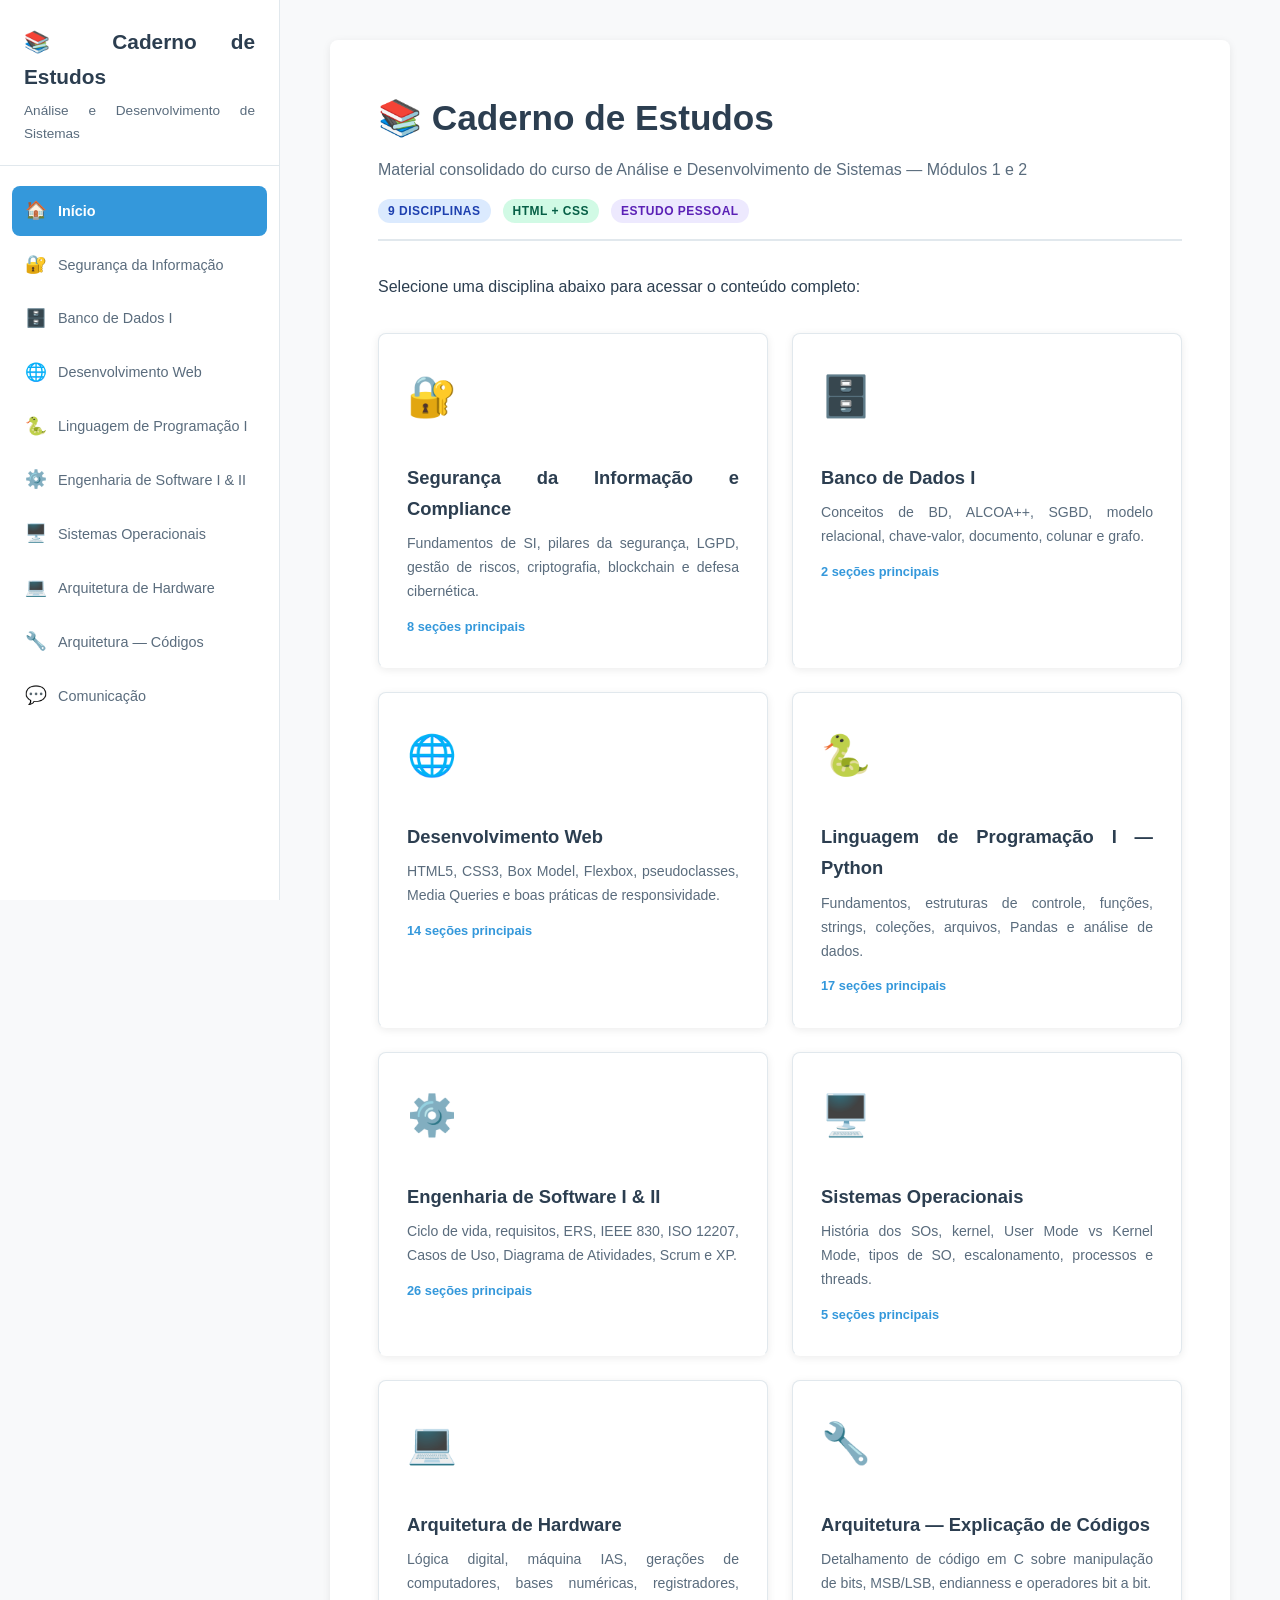
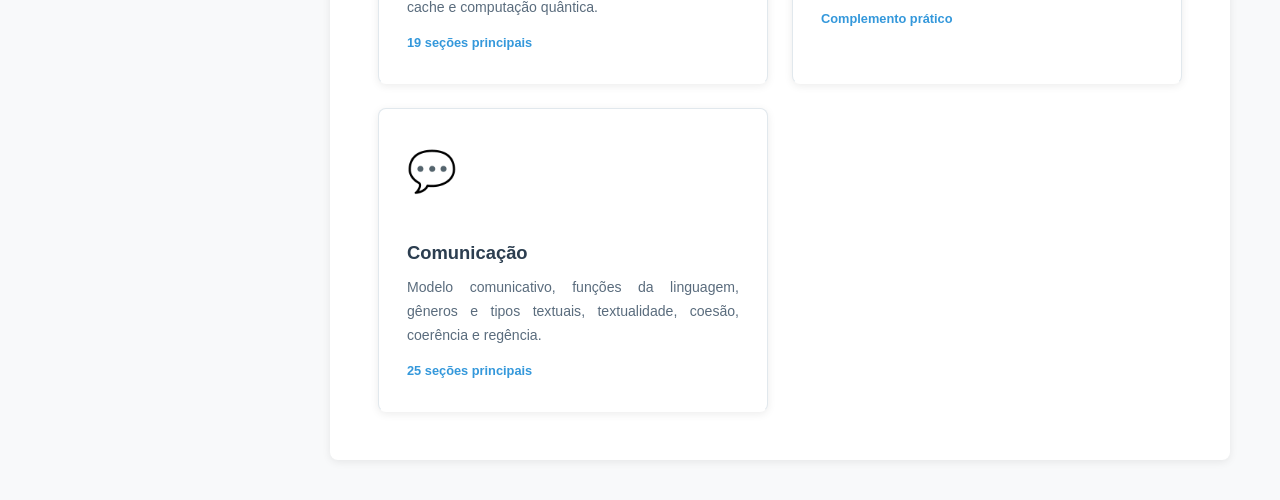
<file: study-notes/index.html>
<!DOCTYPE html>
<html lang="pt-BR">
<head>
    <meta charset="UTF-8">
    <meta name="viewport" content="width=device-width, initial-scale=1.0">
    <title>Caderno de Estudos — ADS</title>
    <link rel="stylesheet" href="css/style.css">
</head>
<body>
    <button class="mobile-toggle" aria-label="Abrir menu">☰</button>
    <div class="sidebar-overlay"></div>

    <div class="container">
        <aside class="sidebar">
            <div class="sidebar-header">
                <h1><a href="index.html">📚 Caderno de Estudos</a></h1>
                <p>Análise e Desenvolvimento de Sistemas</p>
            </div>
            <ul class="sidebar-nav">
                <li><a href="index.html"><span class="icon">🏠</span> Início</a></li>
                <li><a href="pages/seguranca-informacao.html"><span class="icon">🔐</span> Segurança da Informação</a></li>
                <li><a href="pages/banco-de-dados.html"><span class="icon">🗄️</span> Banco de Dados I</a></li>
                <li><a href="pages/desenvolvimento-web.html"><span class="icon">🌐</span> Desenvolvimento Web</a></li>
                <li><a href="pages/linguagem-programacao.html"><span class="icon">🐍</span> Linguagem de Programação I</a></li>
                <li><a href="pages/engenharia-software.html"><span class="icon">⚙️</span> Engenharia de Software I &amp; II</a></li>
                <li><a href="pages/sistemas-operacionais.html"><span class="icon">🖥️</span> Sistemas Operacionais</a></li>
                <li><a href="pages/arquitetura-hardware.html"><span class="icon">💻</span> Arquitetura de Hardware</a></li>
                <li><a href="pages/arquitetura-hardware-codigo.html"><span class="icon">🔧</span> Arquitetura — Códigos</a></li>
                <li><a href="pages/comunicacao.html"><span class="icon">💬</span> Comunicação</a></li>
            </ul>
        </aside>

        <main class="main-content">
            <div class="content-wrapper">
                <div class="page-header">
                    <h1>📚 Caderno de Estudos</h1>
                    <p style="color: var(--text-secondary);">Material consolidado do curso de Análise e Desenvolvimento de Sistemas — Módulos 1 e 2</p>
                    <div class="page-meta">
                        <span class="badge badge-blue">9 disciplinas</span>
                        <span class="badge badge-green">HTML + CSS</span>
                        <span class="badge badge-purple">Estudo pessoal</span>
                    </div>
                </div>

                <p>Selecione uma disciplina abaixo para acessar o conteúdo completo:</p>

                <div class="index-grid">
                    <a href="pages/seguranca-informacao.html" class="index-card">
                        <div class="card-icon">🔐</div>
                        <h3>Segurança da Informação e Compliance</h3>
                        <p>Fundamentos de SI, pilares da segurança, LGPD, gestão de riscos, criptografia, blockchain e defesa cibernética.</p>
                        <span class="card-count">8 seções principais</span>
                    </a>

                    <a href="pages/banco-de-dados.html" class="index-card">
                        <div class="card-icon">🗄️</div>
                        <h3>Banco de Dados I</h3>
                        <p>Conceitos de BD, ALCOA++, SGBD, modelo relacional, chave-valor, documento, colunar e grafo.</p>
                        <span class="card-count">2 seções principais</span>
                    </a>

                    <a href="pages/desenvolvimento-web.html" class="index-card">
                        <div class="card-icon">🌐</div>
                        <h3>Desenvolvimento Web</h3>
                        <p>HTML5, CSS3, Box Model, Flexbox, pseudoclasses, Media Queries e boas práticas de responsividade.</p>
                        <span class="card-count">14 seções principais</span>
                    </a>

                    <a href="pages/linguagem-programacao.html" class="index-card">
                        <div class="card-icon">🐍</div>
                        <h3>Linguagem de Programação I — Python</h3>
                        <p>Fundamentos, estruturas de controle, funções, strings, coleções, arquivos, Pandas e análise de dados.</p>
                        <span class="card-count">17 seções principais</span>
                    </a>

                    <a href="pages/engenharia-software.html" class="index-card">
                        <div class="card-icon">⚙️</div>
                        <h3>Engenharia de Software I &amp; II</h3>
                        <p>Ciclo de vida, requisitos, ERS, IEEE 830, ISO 12207, Casos de Uso, Diagrama de Atividades, Scrum e XP.</p>
                        <span class="card-count">26 seções principais</span>
                    </a>

                    <a href="pages/sistemas-operacionais.html" class="index-card">
                        <div class="card-icon">🖥️</div>
                        <h3>Sistemas Operacionais</h3>
                        <p>História dos SOs, kernel, User Mode vs Kernel Mode, tipos de SO, escalonamento, processos e threads.</p>
                        <span class="card-count">5 seções principais</span>
                    </a>

                    <a href="pages/arquitetura-hardware.html" class="index-card">
                        <div class="card-icon">💻</div>
                        <h3>Arquitetura de Hardware</h3>
                        <p>Lógica digital, máquina IAS, gerações de computadores, bases numéricas, registradores, cache e computação quântica.</p>
                        <span class="card-count">19 seções principais</span>
                    </a>

                    <a href="pages/arquitetura-hardware-codigo.html" class="index-card">
                        <div class="card-icon">🔧</div>
                        <h3>Arquitetura — Explicação de Códigos</h3>
                        <p>Detalhamento de código em C sobre manipulação de bits, MSB/LSB, endianness e operadores bit a bit.</p>
                        <span class="card-count">Complemento prático</span>
                    </a>

                    <a href="pages/comunicacao.html" class="index-card">
                        <div class="card-icon">💬</div>
                        <h3>Comunicação</h3>
                        <p>Modelo comunicativo, funções da linguagem, gêneros e tipos textuais, textualidade, coesão, coerência e regência.</p>
                        <span class="card-count">25 seções principais</span>
                    </a>
                </div>
            </div>
        </main>
    </div>

    <button class="back-to-top" aria-label="Voltar ao topo">↑</button>
    <script src="js/script.js"></script>
</body>
</html>
</file>
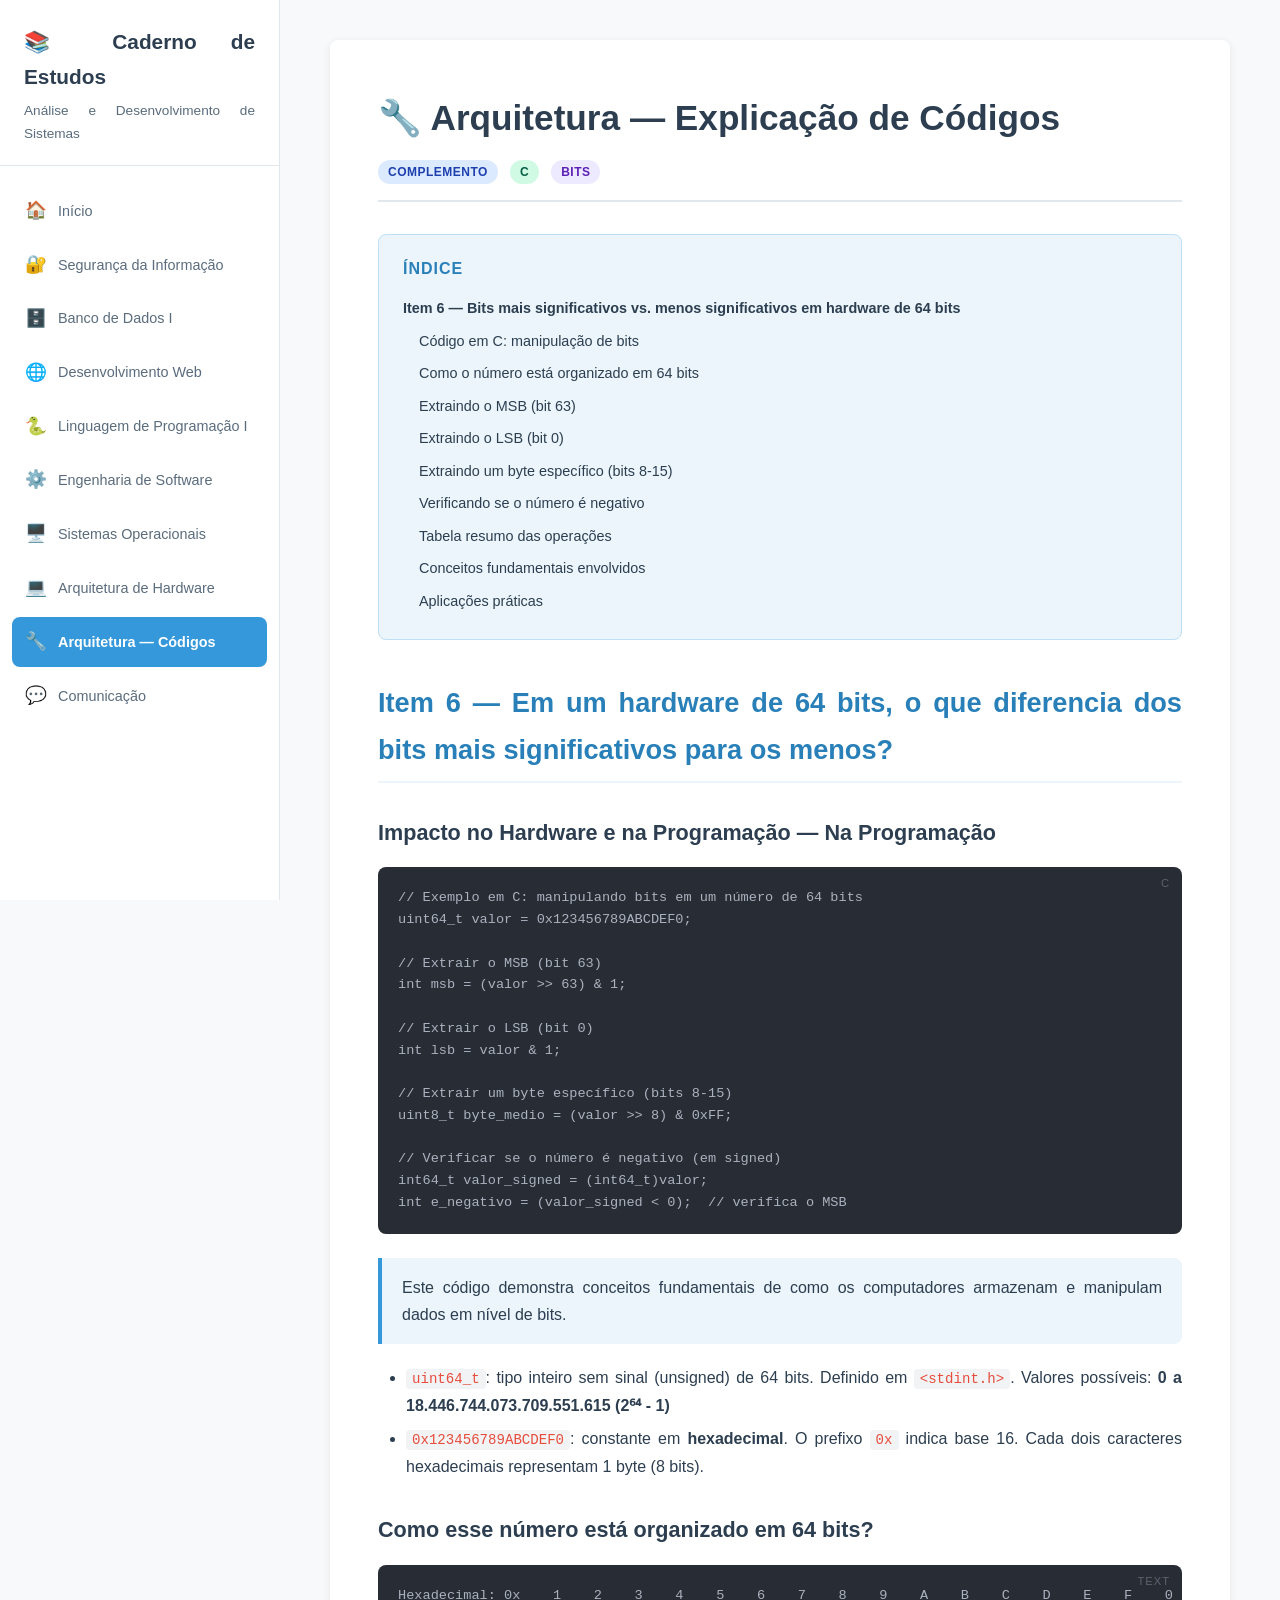
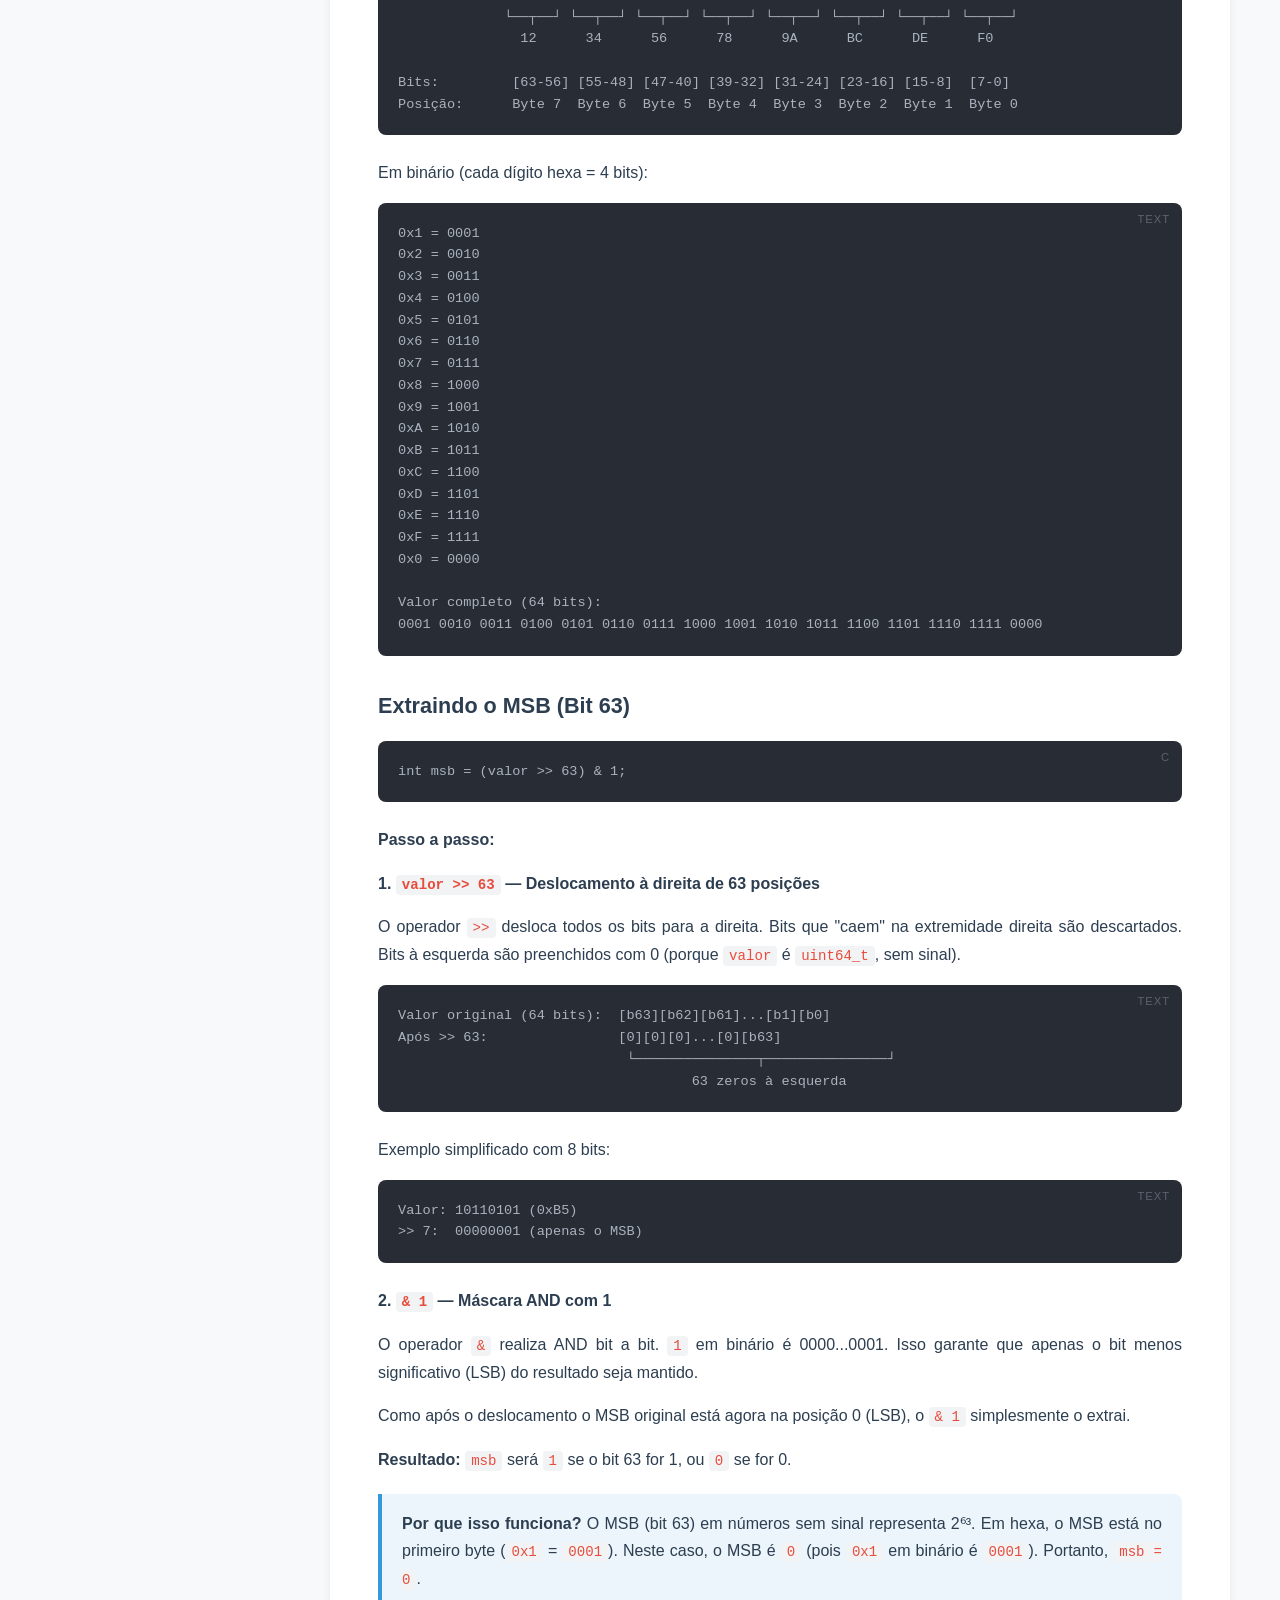
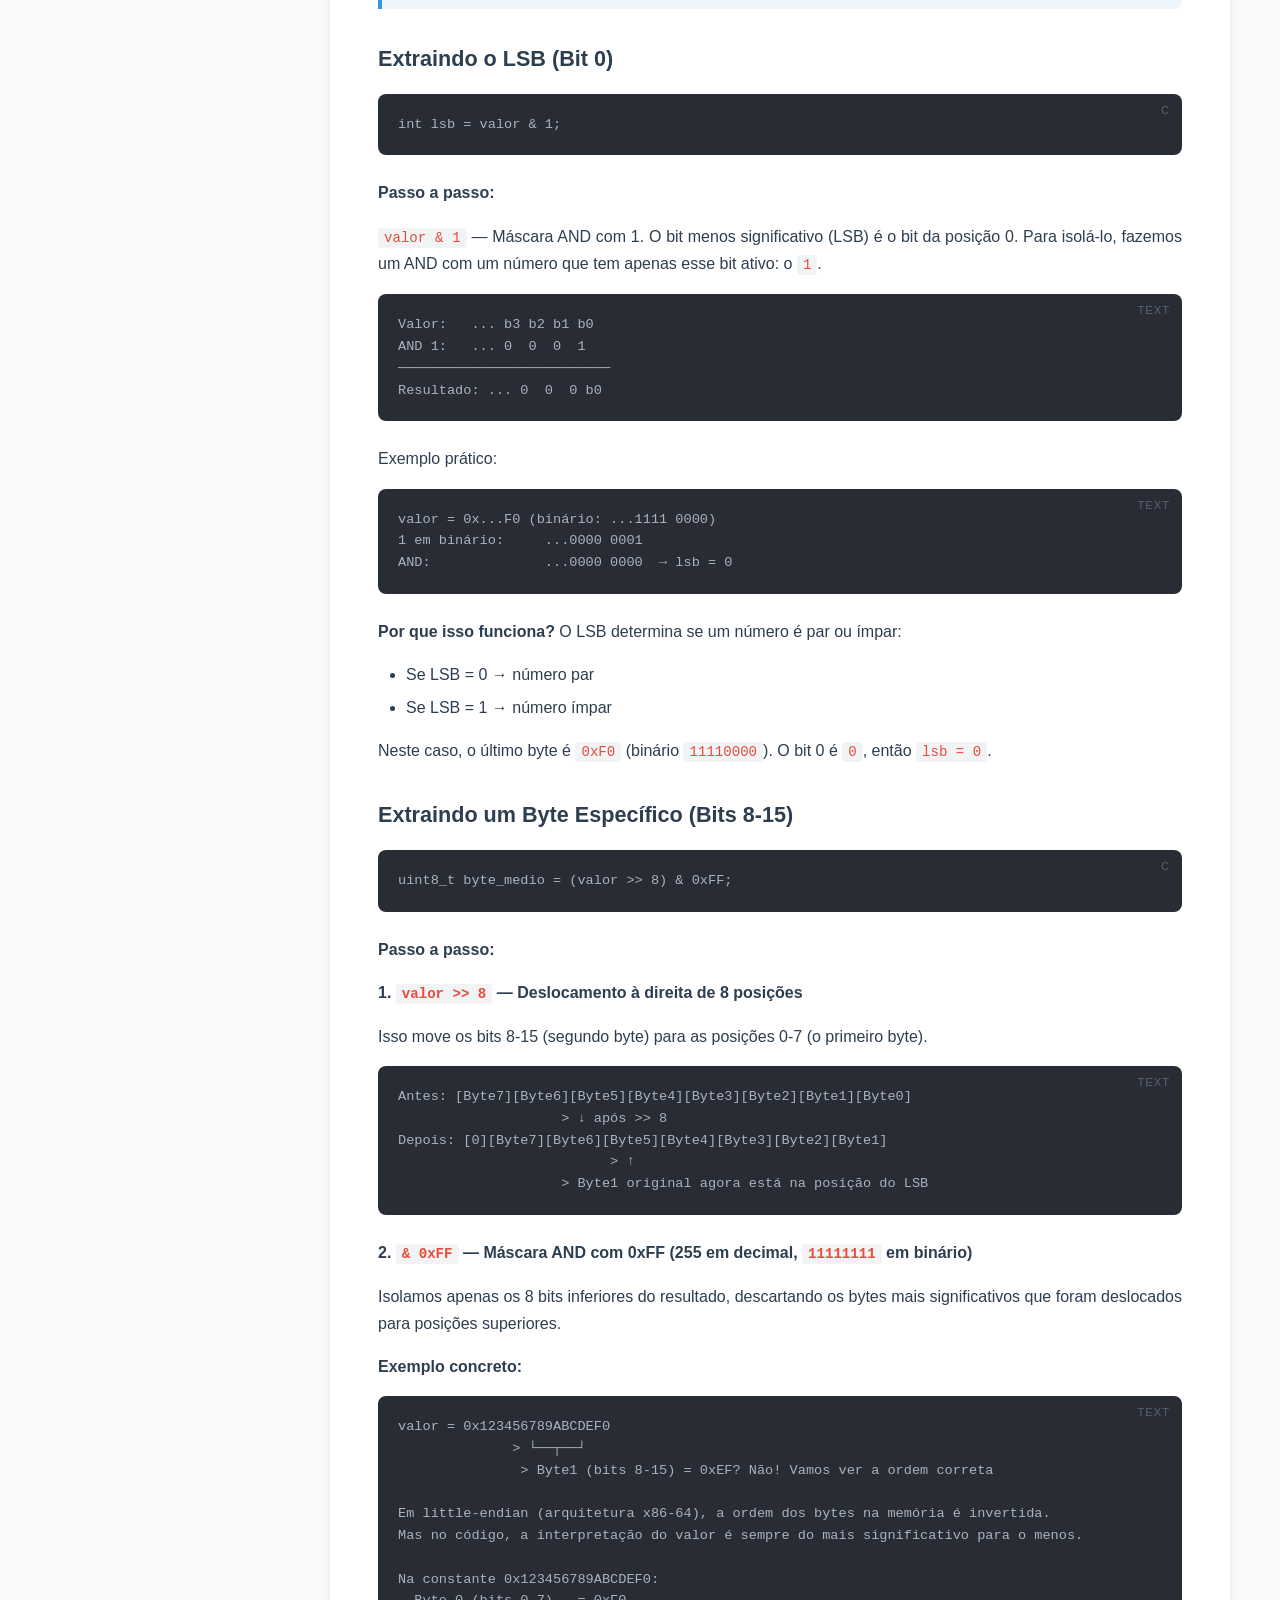
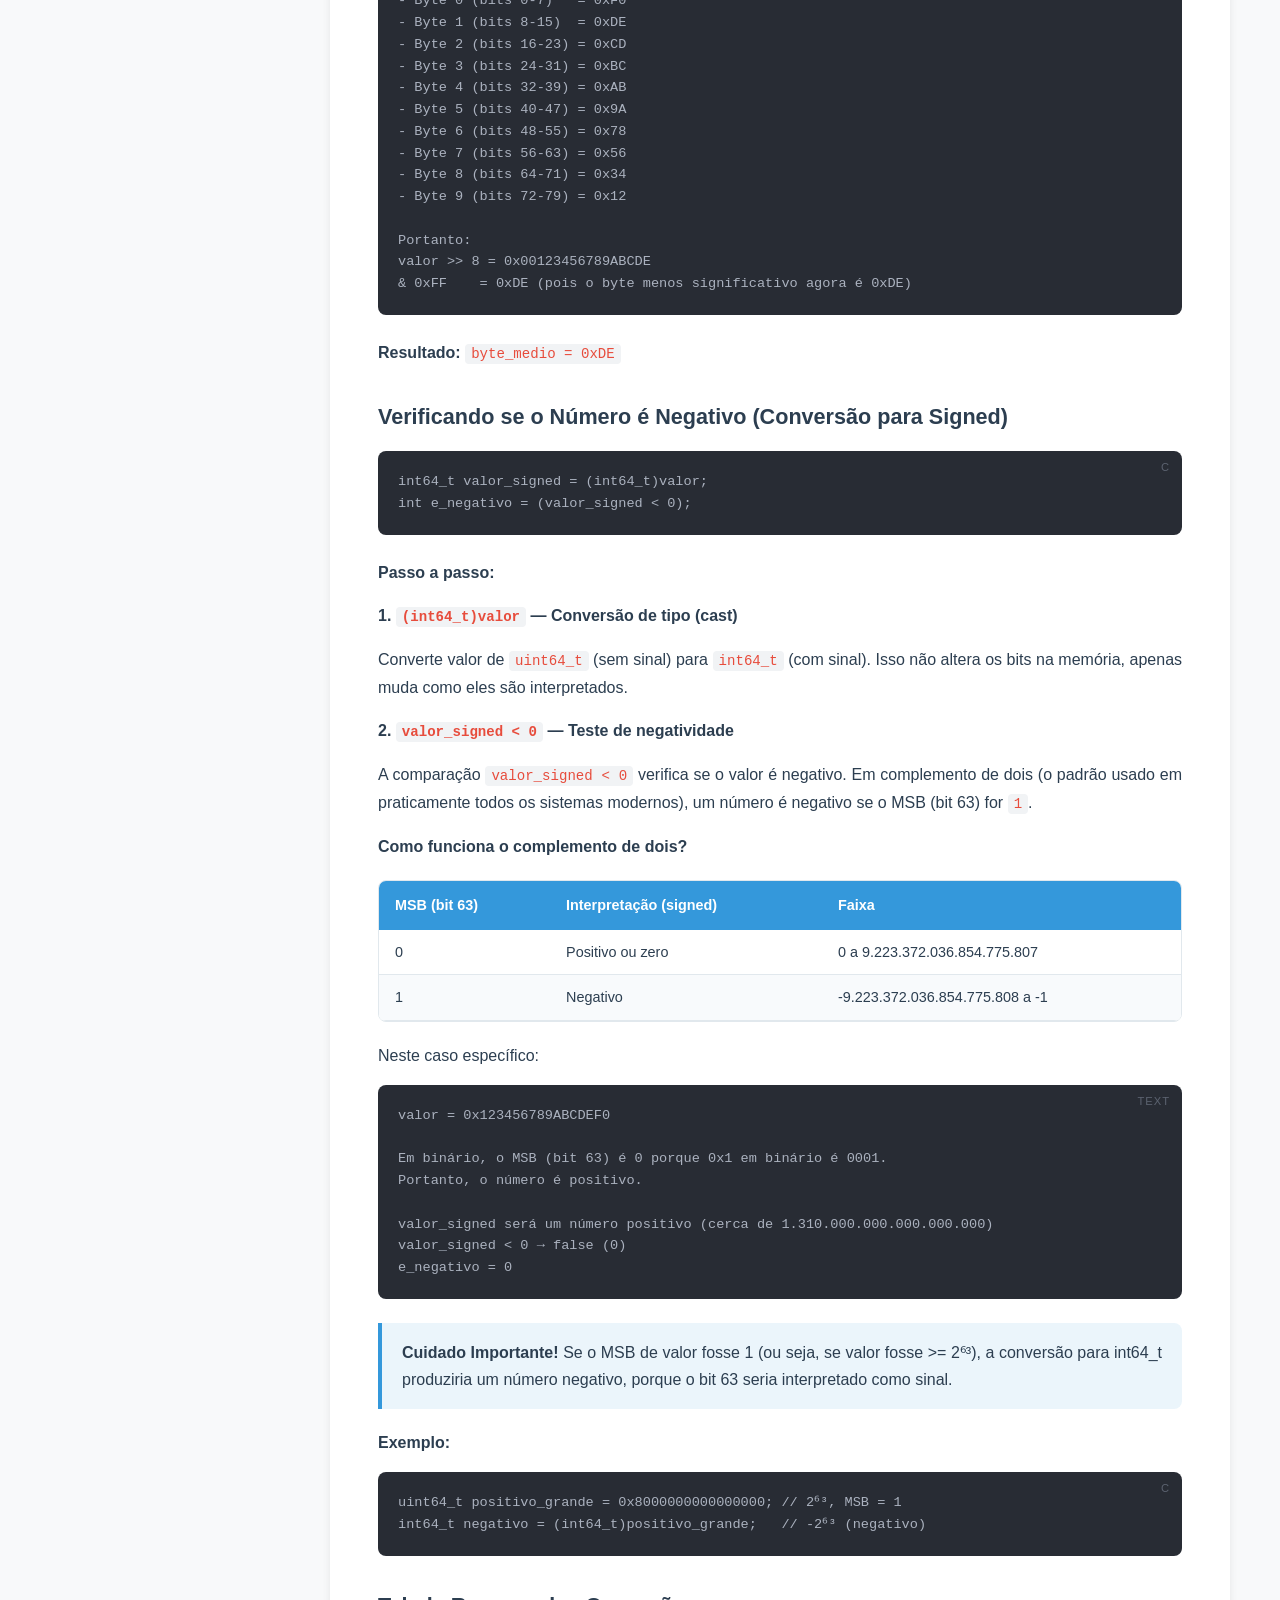
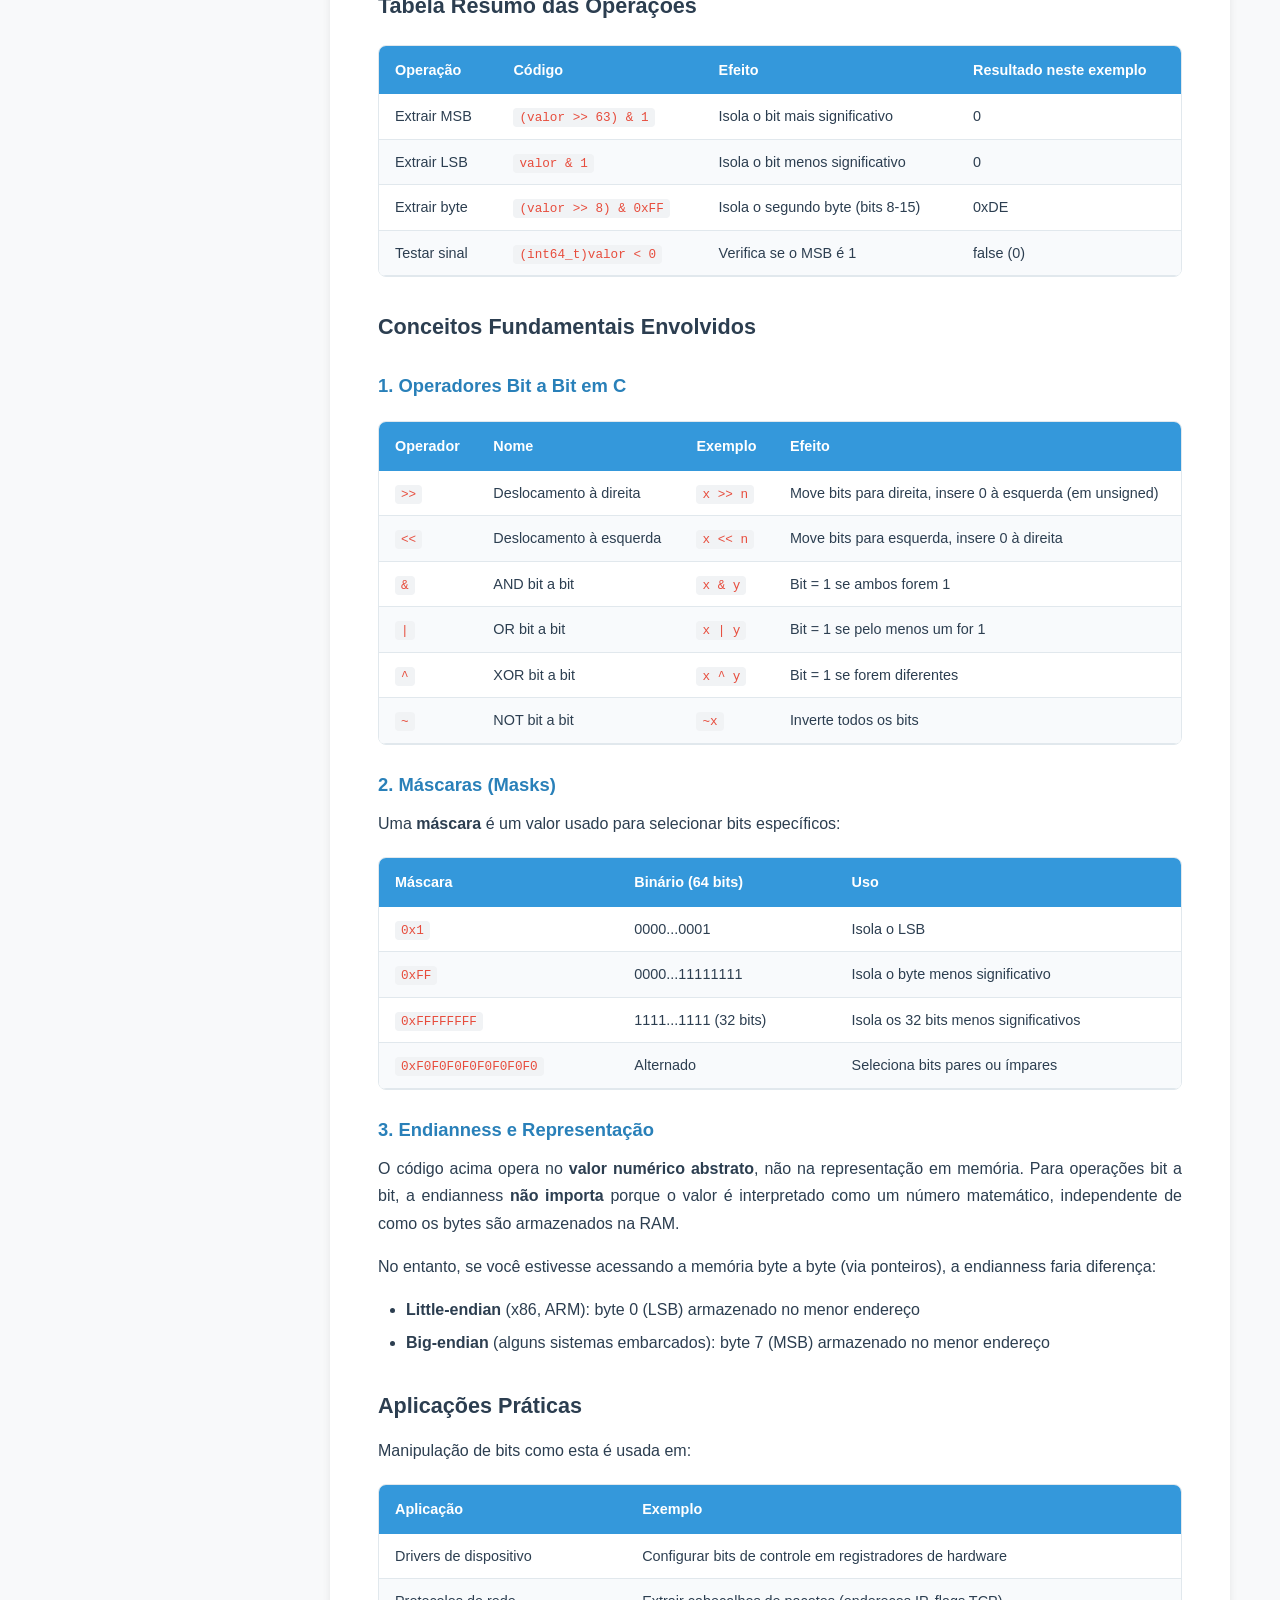
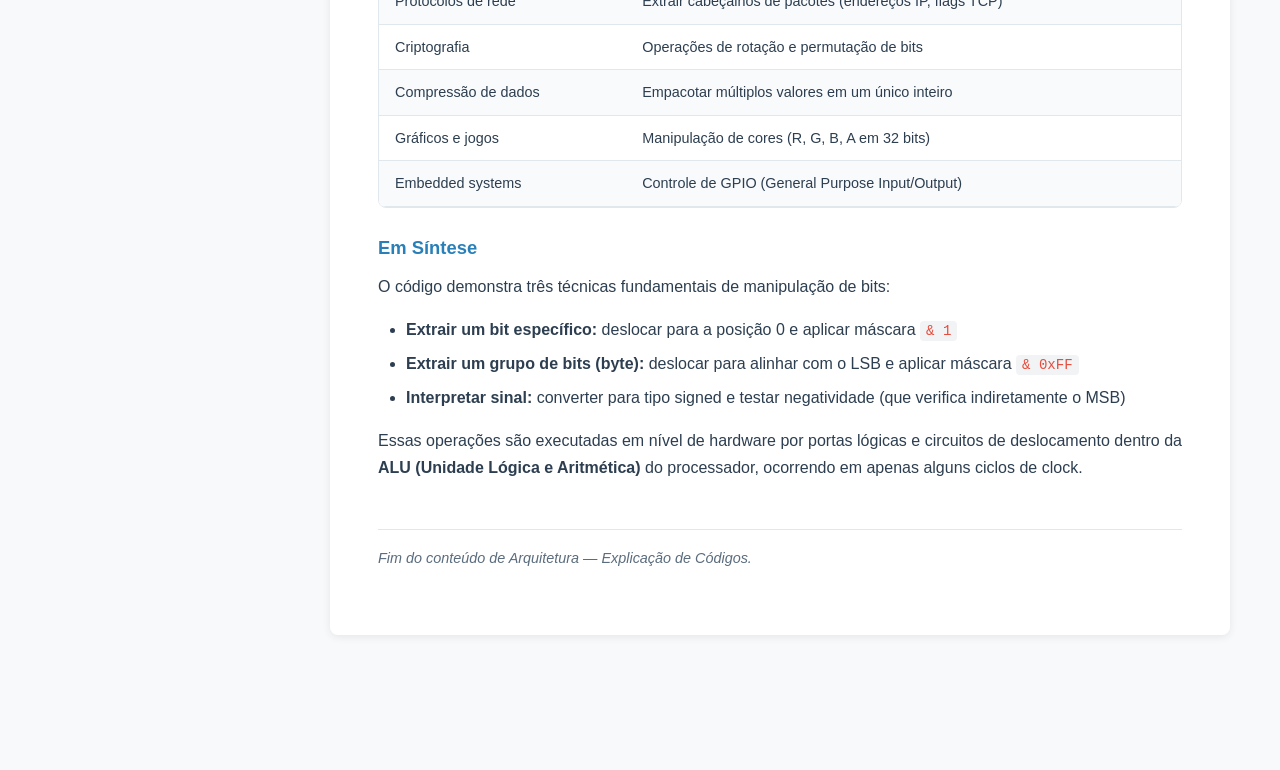
<file: study-notes/pages/arquitetura-hardware-codigo.html>
<!DOCTYPE html>
<html lang="pt-BR">
<head>
    <meta charset="UTF-8">
    <meta name="viewport" content="width=device-width, initial-scale=1.0">
    <title>Arquitetura — Explicação de Códigos</title>
    <link rel="stylesheet" href="../css/style.css">
</head>
<body>
    <button class="mobile-toggle" aria-label="Abrir menu">☰</button>
    <div class="sidebar-overlay"></div>

    <div class="container">
        <aside class="sidebar">
            <div class="sidebar-header">
                <h1><a href="index.html">📚 Caderno de Estudos</a></h1>
                <p>Análise e Desenvolvimento de Sistemas</p>
            </div>
            <ul class="sidebar-nav">
                <li><a href="../index.html"><span class="icon">🏠</span> Início</a></li>
                <li><a href="seguranca-informacao.html"><span class="icon">🔐</span> Segurança da Informação</a></li>
                <li><a href="banco-de-dados.html"><span class="icon">🗄️</span> Banco de Dados I</a></li>
                <li><a href="desenvolvimento-web.html"><span class="icon">🌐</span> Desenvolvimento Web</a></li>
                <li><a href="linguagem-programacao.html"><span class="icon">🐍</span> Linguagem de Programação I</a></li>
                <li><a href="engenharia-software.html"><span class="icon">⚙️</span> Engenharia de Software</a></li>
                <li><a href="sistemas-operacionais.html"><span class="icon">🖥️</span> Sistemas Operacionais</a></li>
                <li><a href="arquitetura-hardware.html"><span class="icon">💻</span> Arquitetura de Hardware</a></li>
                <li><a href="arquitetura-hardware-codigo.html"><span class="icon">🔧</span> Arquitetura — Códigos</a></li>
                <li><a href="comunicacao.html"><span class="icon">💬</span> Comunicação</a></li>
            </ul>
        </aside>
        <main class="main-content">
            <div class="content-wrapper">
                <div class="page-header">
                    <h1>🔧 Arquitetura — Explicação de Códigos</h1>
                    <div class="page-meta">
                        <span class="badge badge-blue">Complemento</span>
                        <span class="badge badge-green">C</span>
                        <span class="badge badge-purple">Bits</span>
                    </div>
                </div>

                <div class="toc">
                    <h3>Índice</h3>
                    <ul>
                        <li class="toc-h2"><a href="#item6">Item 6 — Bits mais significativos vs. menos significativos em hardware de 64 bits</a></li>
                        <li class="toc-h3"><a href="#codigo">Código em C: manipulação de bits</a></li>
                        <li class="toc-h3"><a href="#organizacao">Como o número está organizado em 64 bits</a></li>
                        <li class="toc-h3"><a href="#msb">Extraindo o MSB (bit 63)</a></li>
                        <li class="toc-h3"><a href="#lsb">Extraindo o LSB (bit 0)</a></li>
                        <li class="toc-h3"><a href="#byte">Extraindo um byte específico (bits 8-15)</a></li>
                        <li class="toc-h3"><a href="#signed">Verificando se o número é negativo</a></li>
                        <li class="toc-h3"><a href="#tabela-resumo">Tabela resumo das operações</a></li>
                        <li class="toc-h3"><a href="#conceitos">Conceitos fundamentais envolvidos</a></li>
                        <li class="toc-h3"><a href="#aplicacoes">Aplicações práticas</a></li>
                    </ul>
                </div>

                <h2 id="item6">Item 6 — Em um hardware de 64 bits, o que diferencia dos bits mais significativos para os menos?</h2>

                <h3 id="codigo">Impacto no Hardware e na Programação — Na Programação</h3>

<pre data-lang="c"><code>// Exemplo em C: manipulando bits em um número de 64 bits
uint64_t valor = 0x123456789ABCDEF0;

// Extrair o MSB (bit 63)
int msb = (valor &gt;&gt; 63) &amp; 1;

// Extrair o LSB (bit 0)
int lsb = valor &amp; 1;

// Extrair um byte específico (bits 8-15)
uint8_t byte_medio = (valor &gt;&gt; 8) &amp; 0xFF;

// Verificar se o número é negativo (em signed)
int64_t valor_signed = (int64_t)valor;
int e_negativo = (valor_signed &lt; 0);  // verifica o MSB</code></pre>

                <blockquote>
                    <p>Este código demonstra conceitos fundamentais de como os computadores armazenam e manipulam dados em nível de bits.</p>
                </blockquote>

                <ul>
                    <li><code>uint64_t</code>: tipo inteiro sem sinal (unsigned) de 64 bits. Definido em <code>&lt;stdint.h&gt;</code>. Valores possíveis: <strong>0 a 18.446.744.073.709.551.615 (2⁶⁴ - 1)</strong></li>
                    <li><code>0x123456789ABCDEF0</code>: constante em <strong>hexadecimal</strong>. O prefixo <code>0x</code> indica base 16. Cada dois caracteres hexadecimais representam 1 byte (8 bits).</li>
                </ul>

                <h3 id="organizacao">Como esse número está organizado em 64 bits?</h3>

<pre data-lang="text"><code>Hexadecimal: 0x    1    2    3    4    5    6    7    8    9    A    B    C    D    E    F    0
             └──┬──┘ └──┬──┘ └──┬──┘ └──┬──┘ └──┬──┘ └──┬──┘ └──┬──┘ └──┬──┘
               12      34      56      78      9A      BC      DE      F0

Bits:         [63-56] [55-48] [47-40] [39-32] [31-24] [23-16] [15-8]  [7-0]
Posição:      Byte 7  Byte 6  Byte 5  Byte 4  Byte 3  Byte 2  Byte 1  Byte 0</code></pre>

                <p>Em binário (cada dígito hexa = 4 bits):</p>

<pre data-lang="text"><code>0x1 = 0001
0x2 = 0010
0x3 = 0011
0x4 = 0100
0x5 = 0101
0x6 = 0110
0x7 = 0111
0x8 = 1000
0x9 = 1001
0xA = 1010
0xB = 1011
0xC = 1100
0xD = 1101
0xE = 1110
0xF = 1111
0x0 = 0000

Valor completo (64 bits):
0001 0010 0011 0100 0101 0110 0111 1000 1001 1010 1011 1100 1101 1110 1111 0000</code></pre>

                <h3 id="msb">Extraindo o MSB (Bit 63)</h3>

<pre data-lang="c"><code>int msb = (valor &gt;&gt; 63) &amp; 1;</code></pre>

                <p><strong>Passo a passo:</strong></p>

                <p><strong>1. <code>valor &gt;&gt; 63</code> — Deslocamento à direita de 63 posições</strong></p>

                <p>O operador <code>&gt;&gt;</code> desloca todos os bits para a direita. Bits que "caem" na extremidade direita são descartados. Bits à esquerda são preenchidos com 0 (porque <code>valor</code> é <code>uint64_t</code>, sem sinal).</p>

<pre data-lang="text"><code>Valor original (64 bits):  [b63][b62][b61]...[b1][b0]
Após &gt;&gt; 63:                [0][0][0]...[0][b63]
                            └───────────────┬───────────────┘
                                    63 zeros à esquerda</code></pre>

                <p>Exemplo simplificado com 8 bits:</p>

<pre data-lang="text"><code>Valor: 10110101 (0xB5)
&gt;&gt; 7:  00000001 (apenas o MSB)</code></pre>

                <p><strong>2. <code>&amp; 1</code> — Máscara AND com 1</strong></p>

                <p>O operador <code>&amp;</code> realiza AND bit a bit. <code>1</code> em binário é 0000...0001. Isso garante que apenas o bit menos significativo (LSB) do resultado seja mantido.</p>

                <p>Como após o deslocamento o MSB original está agora na posição 0 (LSB), o <code>&amp; 1</code> simplesmente o extrai.</p>

                <p><strong>Resultado:</strong> <code>msb</code> será <code>1</code> se o bit 63 for 1, ou <code>0</code> se for 0.</p>

                <blockquote>
                    <p><strong>Por que isso funciona?</strong> O MSB (bit 63) em números sem sinal representa 2⁶³. Em hexa, o MSB está no primeiro byte (<code>0x1</code> = <code>0001</code>). Neste caso, o MSB é <code>0</code> (pois <code>0x1</code> em binário é <code>0001</code>). Portanto, <code>msb = 0</code>.</p>
                </blockquote>

                <h3 id="lsb">Extraindo o LSB (Bit 0)</h3>

<pre data-lang="c"><code>int lsb = valor &amp; 1;</code></pre>

                <p><strong>Passo a passo:</strong></p>

                <p><code>valor &amp; 1</code> — Máscara AND com 1. O bit menos significativo (LSB) é o bit da posição 0. Para isolá-lo, fazemos um AND com um número que tem apenas esse bit ativo: o <code>1</code>.</p>

<pre data-lang="text"><code>Valor:   ... b3 b2 b1 b0
AND 1:   ... 0  0  0  1
──────────────────────────
Resultado: ... 0  0  0 b0</code></pre>

                <p>Exemplo prático:</p>

<pre data-lang="text"><code>valor = 0x...F0 (binário: ...1111 0000)
1 em binário:     ...0000 0001
AND:              ...0000 0000  → lsb = 0</code></pre>

                <p><strong>Por que isso funciona?</strong> O LSB determina se um número é par ou ímpar:</p>
                <ul>
                    <li>Se LSB = 0 → número par</li>
                    <li>Se LSB = 1 → número ímpar</li>
                </ul>

                <p>Neste caso, o último byte é <code>0xF0</code> (binário <code>11110000</code>). O bit 0 é <code>0</code>, então <code>lsb = 0</code>.</p>

                <h3 id="byte">Extraindo um Byte Específico (Bits 8-15)</h3>

<pre data-lang="c"><code>uint8_t byte_medio = (valor &gt;&gt; 8) &amp; 0xFF;</code></pre>

                <p><strong>Passo a passo:</strong></p>

                <p><strong>1. <code>valor &gt;&gt; 8</code> — Deslocamento à direita de 8 posições</strong></p>

                <p>Isso move os bits 8-15 (segundo byte) para as posições 0-7 (o primeiro byte).</p>

<pre data-lang="text"><code>Antes: [Byte7][Byte6][Byte5][Byte4][Byte3][Byte2][Byte1][Byte0]
                    &gt; ↓ após &gt;&gt; 8
Depois: [0][Byte7][Byte6][Byte5][Byte4][Byte3][Byte2][Byte1]
                          &gt; ↑
                    &gt; Byte1 original agora está na posição do LSB</code></pre>

                <p><strong>2. <code>&amp; 0xFF</code> — Máscara AND com 0xFF (255 em decimal, <code>11111111</code> em binário)</strong></p>

                <p>Isolamos apenas os 8 bits inferiores do resultado, descartando os bytes mais significativos que foram deslocados para posições superiores.</p>

                <p><strong>Exemplo concreto:</strong></p>

<pre data-lang="text"><code>valor = 0x123456789ABCDEF0
              &gt; └──┬──┘
               &gt; Byte1 (bits 8-15) = 0xEF? Não! Vamos ver a ordem correta

Em little-endian (arquitetura x86-64), a ordem dos bytes na memória é invertida.
Mas no código, a interpretação do valor é sempre do mais significativo para o menos.

Na constante 0x123456789ABCDEF0:
- Byte 0 (bits 0-7)   = 0xF0
- Byte 1 (bits 8-15)  = 0xDE
- Byte 2 (bits 16-23) = 0xCD
- Byte 3 (bits 24-31) = 0xBC
- Byte 4 (bits 32-39) = 0xAB
- Byte 5 (bits 40-47) = 0x9A
- Byte 6 (bits 48-55) = 0x78
- Byte 7 (bits 56-63) = 0x56
- Byte 8 (bits 64-71) = 0x34
- Byte 9 (bits 72-79) = 0x12

Portanto:
valor &gt;&gt; 8 = 0x00123456789ABCDE
&amp; 0xFF    = 0xDE (pois o byte menos significativo agora é 0xDE)</code></pre>

                <p><strong>Resultado:</strong> <code>byte_medio = 0xDE</code></p>

                <h3 id="signed">Verificando se o Número é Negativo (Conversão para Signed)</h3>

<pre data-lang="c"><code>int64_t valor_signed = (int64_t)valor;
int e_negativo = (valor_signed &lt; 0);</code></pre>

                <p><strong>Passo a passo:</strong></p>

                <p><strong>1. <code>(int64_t)valor</code> — Conversão de tipo (cast)</strong></p>

                <p>Converte valor de <code>uint64_t</code> (sem sinal) para <code>int64_t</code> (com sinal). Isso não altera os bits na memória, apenas muda como eles são interpretados.</p>

                <p><strong>2. <code>valor_signed &lt; 0</code> — Teste de negatividade</strong></p>

                <p>A comparação <code>valor_signed &lt; 0</code> verifica se o valor é negativo. Em complemento de dois (o padrão usado em praticamente todos os sistemas modernos), um número é negativo se o MSB (bit 63) for <code>1</code>.</p>

                <p><strong>Como funciona o complemento de dois?</strong></p>

                <div class="table-wrapper">
                    <table>
                        <thead>
                            <tr><th>MSB (bit 63)</th><th>Interpretação (signed)</th><th>Faixa</th></tr>
                        </thead>
                        <tbody>
                            <tr><td>0</td><td>Positivo ou zero</td><td>0 a 9.223.372.036.854.775.807</td></tr>
                            <tr><td>1</td><td>Negativo</td><td>-9.223.372.036.854.775.808 a -1</td></tr>
                        </tbody>
                    </table>
                </div>

                <p>Neste caso específico:</p>

<pre data-lang="text"><code>valor = 0x123456789ABCDEF0

Em binário, o MSB (bit 63) é 0 porque 0x1 em binário é 0001.
Portanto, o número é positivo.

valor_signed será um número positivo (cerca de 1.310.000.000.000.000.000)
valor_signed &lt; 0 → false (0)
e_negativo = 0</code></pre>

                <blockquote>
                    <p><strong>Cuidado Importante!</strong> Se o MSB de valor fosse 1 (ou seja, se valor fosse &gt;= 2⁶³), a conversão para int64_t produziria um número negativo, porque o bit 63 seria interpretado como sinal.</p>
                </blockquote>

                <p><strong>Exemplo:</strong></p>

<pre data-lang="c"><code>uint64_t positivo_grande = 0x8000000000000000; // 2⁶³, MSB = 1
int64_t negativo = (int64_t)positivo_grande;   // -2⁶³ (negativo)</code></pre>

                <h3 id="tabela-resumo">Tabela Resumo das Operações</h3>

                <div class="table-wrapper">
                    <table>
                        <thead>
                            <tr><th>Operação</th><th>Código</th><th>Efeito</th><th>Resultado neste exemplo</th></tr>
                        </thead>
                        <tbody>
                            <tr><td>Extrair MSB</td><td><code>(valor &gt;&gt; 63) &amp; 1</code></td><td>Isola o bit mais significativo</td><td>0</td></tr>
                            <tr><td>Extrair LSB</td><td><code>valor &amp; 1</code></td><td>Isola o bit menos significativo</td><td>0</td></tr>
                            <tr><td>Extrair byte</td><td><code>(valor &gt;&gt; 8) &amp; 0xFF</code></td><td>Isola o segundo byte (bits 8-15)</td><td>0xDE</td></tr>
                            <tr><td>Testar sinal</td><td><code>(int64_t)valor &lt; 0</code></td><td>Verifica se o MSB é 1</td><td>false (0)</td></tr>
                        </tbody>
                    </table>
                </div>

                <h3 id="conceitos">Conceitos Fundamentais Envolvidos</h3>

                <h4>1. Operadores Bit a Bit em C</h4>

                <div class="table-wrapper">
                    <table>
                        <thead>
                            <tr><th>Operador</th><th>Nome</th><th>Exemplo</th><th>Efeito</th></tr>
                        </thead>
                        <tbody>
                            <tr><td><code>&gt;&gt;</code></td><td>Deslocamento à direita</td><td><code>x &gt;&gt; n</code></td><td>Move bits para direita, insere 0 à esquerda (em unsigned)</td></tr>
                            <tr><td><code>&lt;&lt;</code></td><td>Deslocamento à esquerda</td><td><code>x &lt;&lt; n</code></td><td>Move bits para esquerda, insere 0 à direita</td></tr>
                            <tr><td><code>&amp;</code></td><td>AND bit a bit</td><td><code>x &amp; y</code></td><td>Bit = 1 se ambos forem 1</td></tr>
                            <tr><td><code>|</code></td><td>OR bit a bit</td><td><code>x | y</code></td><td>Bit = 1 se pelo menos um for 1</td></tr>
                            <tr><td><code>^</code></td><td>XOR bit a bit</td><td><code>x ^ y</code></td><td>Bit = 1 se forem diferentes</td></tr>
                            <tr><td><code>~</code></td><td>NOT bit a bit</td><td><code>~x</code></td><td>Inverte todos os bits</td></tr>
                        </tbody>
                    </table>
                </div>

                <h4>2. Máscaras (Masks)</h4>

                <p>Uma <strong>máscara</strong> é um valor usado para selecionar bits específicos:</p>

                <div class="table-wrapper">
                    <table>
                        <thead>
                            <tr><th>Máscara</th><th>Binário (64 bits)</th><th>Uso</th></tr>
                        </thead>
                        <tbody>
                            <tr><td><code>0x1</code></td><td>0000...0001</td><td>Isola o LSB</td></tr>
                            <tr><td><code>0xFF</code></td><td>0000...11111111</td><td>Isola o byte menos significativo</td></tr>
                            <tr><td><code>0xFFFFFFFF</code></td><td>1111...1111 (32 bits)</td><td>Isola os 32 bits menos significativos</td></tr>
                            <tr><td><code>0xF0F0F0F0F0F0F0F0</code></td><td>Alternado</td><td>Seleciona bits pares ou ímpares</td></tr>
                        </tbody>
                    </table>
                </div>

                <h4>3. Endianness e Representação</h4>

                <p>O código acima opera no <strong>valor numérico abstrato</strong>, não na representação em memória. Para operações bit a bit, a endianness <strong>não importa</strong> porque o valor é interpretado como um número matemático, independente de como os bytes são armazenados na RAM.</p>

                <p>No entanto, se você estivesse acessando a memória byte a byte (via ponteiros), a endianness faria diferença:</p>

                <ul>
                    <li><strong>Little-endian</strong> (x86, ARM): byte 0 (LSB) armazenado no menor endereço</li>
                    <li><strong>Big-endian</strong> (alguns sistemas embarcados): byte 7 (MSB) armazenado no menor endereço</li>
                </ul>

                <h3 id="aplicacoes">Aplicações Práticas</h3>

                <p>Manipulação de bits como esta é usada em:</p>

                <div class="table-wrapper">
                    <table>
                        <thead>
                            <tr><th>Aplicação</th><th>Exemplo</th></tr>
                        </thead>
                        <tbody>
                            <tr><td>Drivers de dispositivo</td><td>Configurar bits de controle em registradores de hardware</td></tr>
                            <tr><td>Protocolos de rede</td><td>Extrair cabeçalhos de pacotes (endereços IP, flags TCP)</td></tr>
                            <tr><td>Criptografia</td><td>Operações de rotação e permutação de bits</td></tr>
                            <tr><td>Compressão de dados</td><td>Empacotar múltiplos valores em um único inteiro</td></tr>
                            <tr><td>Gráficos e jogos</td><td>Manipulação de cores (R, G, B, A em 32 bits)</td></tr>
                            <tr><td>Embedded systems</td><td>Controle de GPIO (General Purpose Input/Output)</td></tr>
                        </tbody>
                    </table>
                </div>

                <h4>Em Síntese</h4>

                <p>O código demonstra três técnicas fundamentais de manipulação de bits:</p>

                <ul>
                    <li><strong>Extrair um bit específico:</strong> deslocar para a posição 0 e aplicar máscara <code>&amp; 1</code></li>
                    <li><strong>Extrair um grupo de bits (byte):</strong> deslocar para alinhar com o LSB e aplicar máscara <code>&amp; 0xFF</code></li>
                    <li><strong>Interpretar sinal:</strong> converter para tipo signed e testar negatividade (que verifica indiretamente o MSB)</li>
                </ul>

                <p>Essas operações são executadas em nível de hardware por portas lógicas e circuitos de deslocamento dentro da <strong>ALU (Unidade Lógica e Aritmética)</strong> do processador, ocorrendo em apenas alguns ciclos de clock.</p>

                <p style="margin-top: 48px; padding-top: 16px; border-top: 1px solid var(--border); color: var(--text-secondary); font-size: 0.9rem;">
                    <em>Fim do conteúdo de Arquitetura — Explicação de Códigos.</em>
                </p>
            </div>
        </main>
    </div>

    <button class="back-to-top" aria-label="Voltar ao topo">↑</button>
    <script src="../js/script.js"></script>
</body>
</html>
</file>
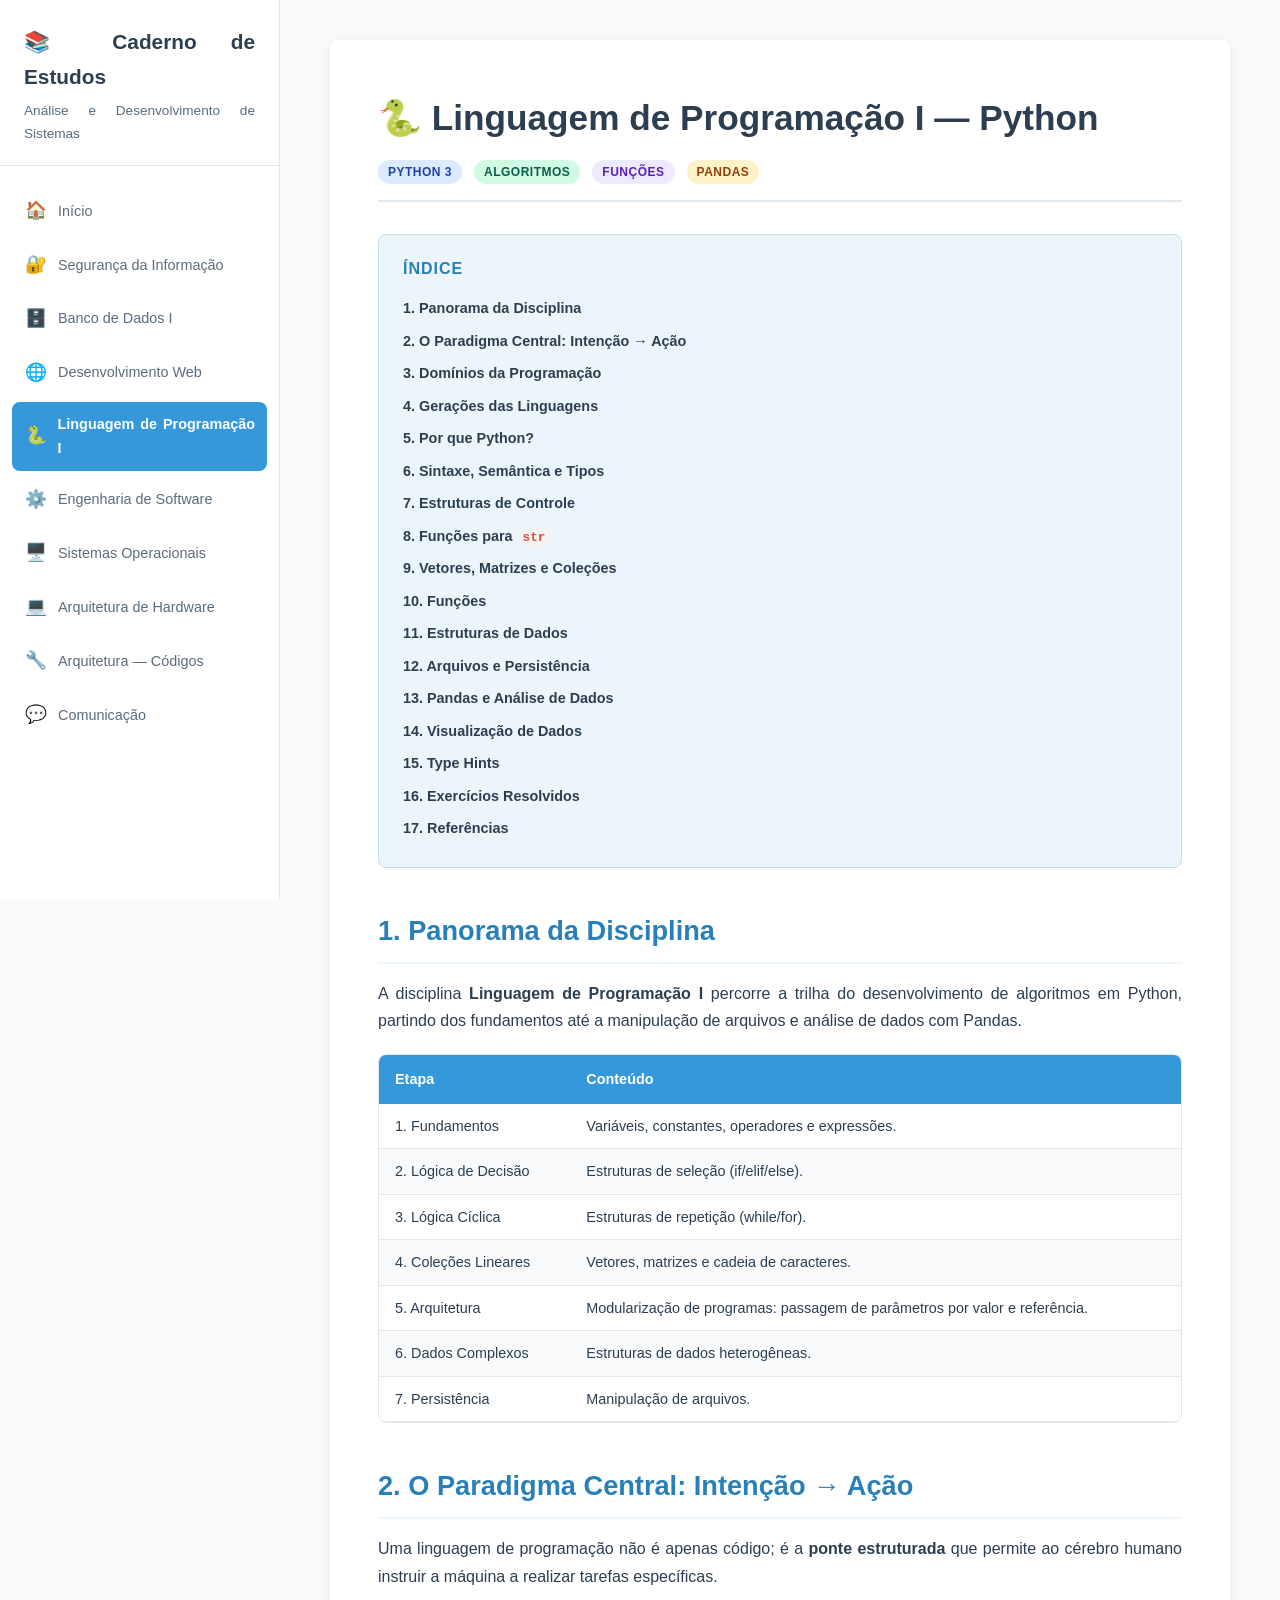
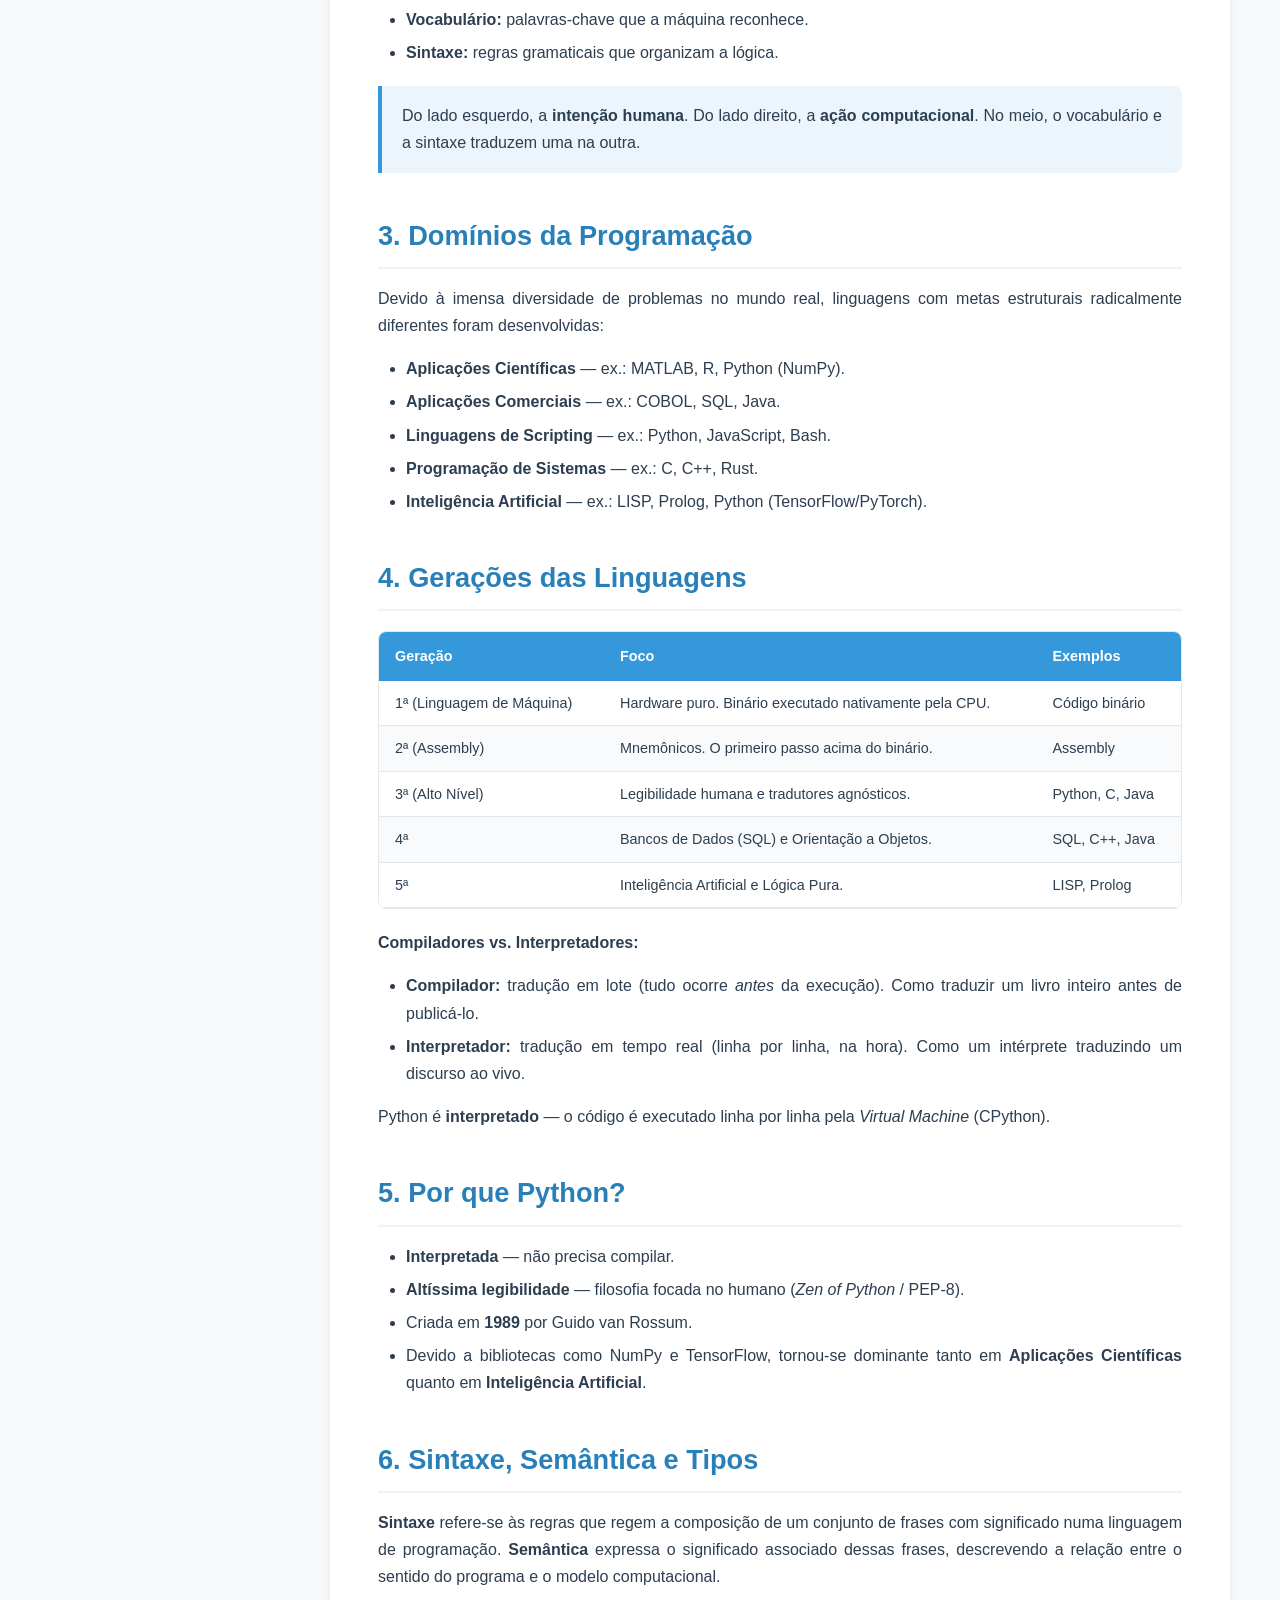
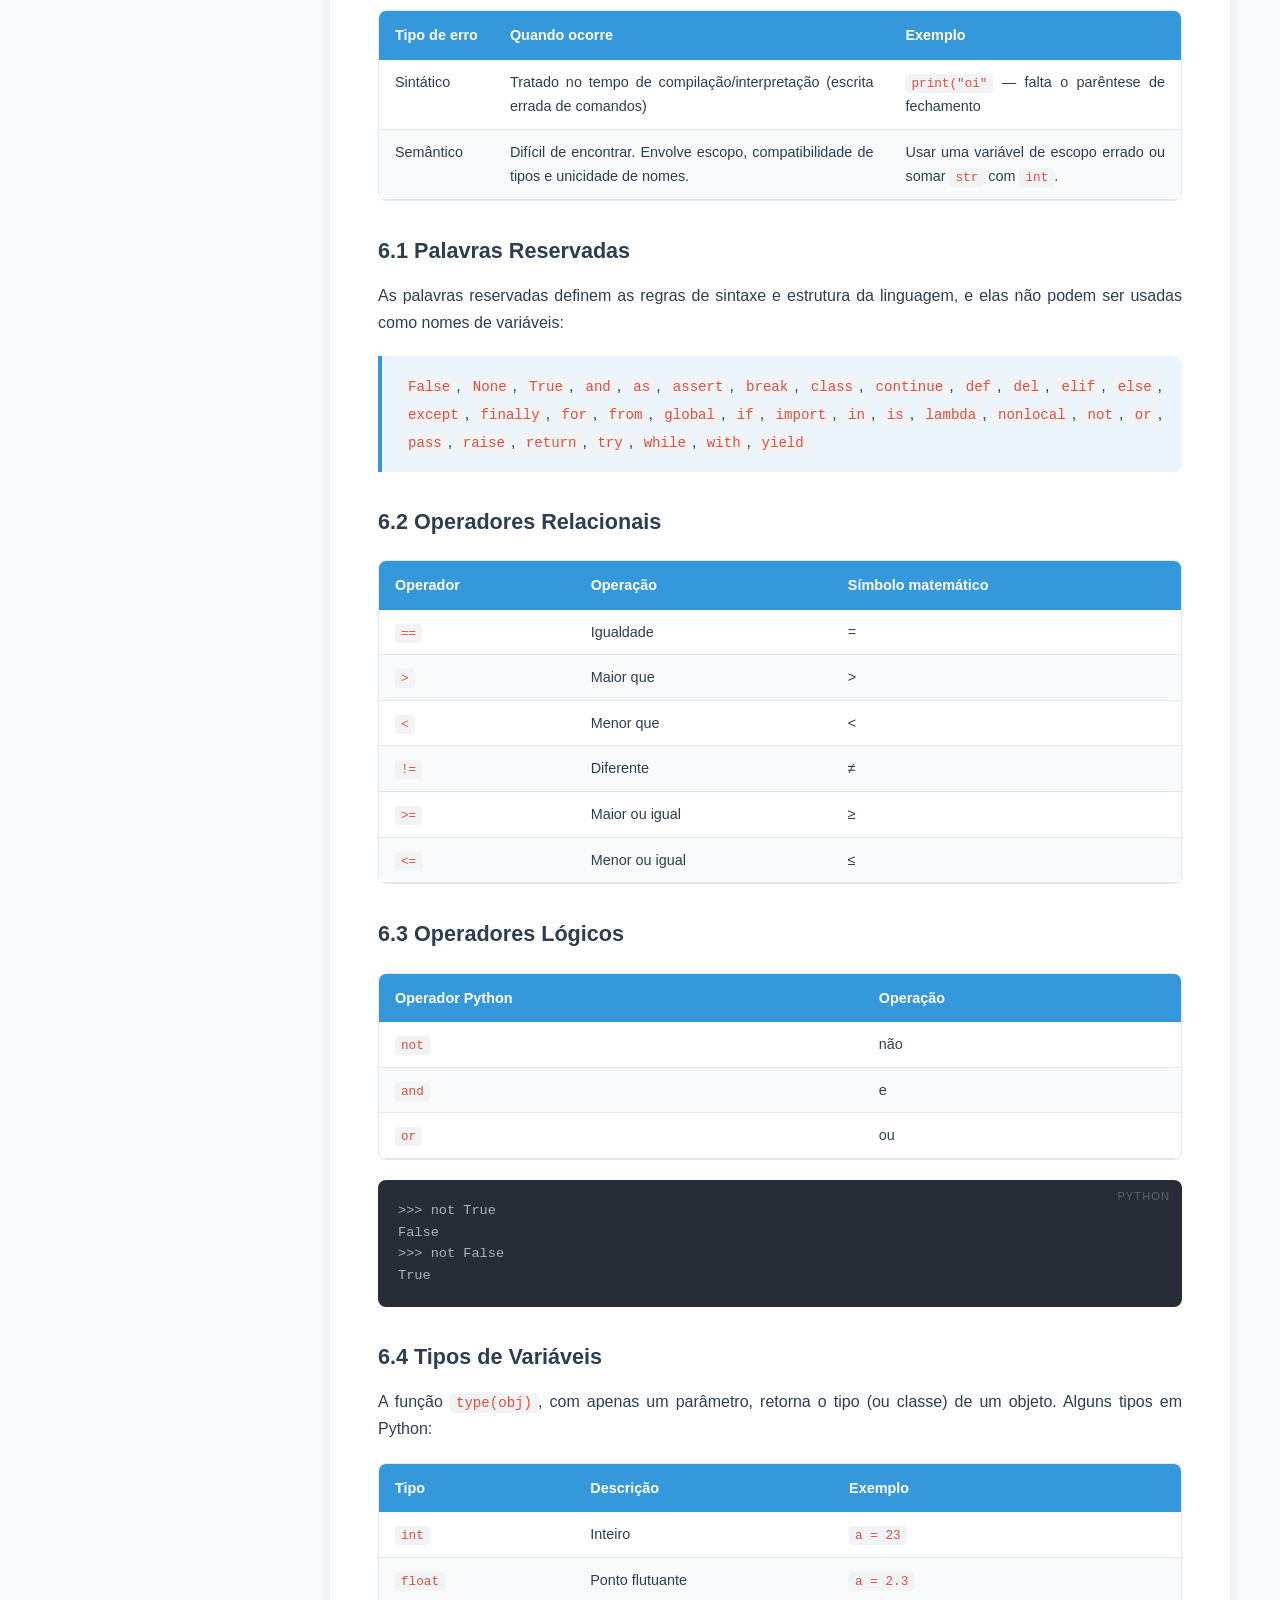
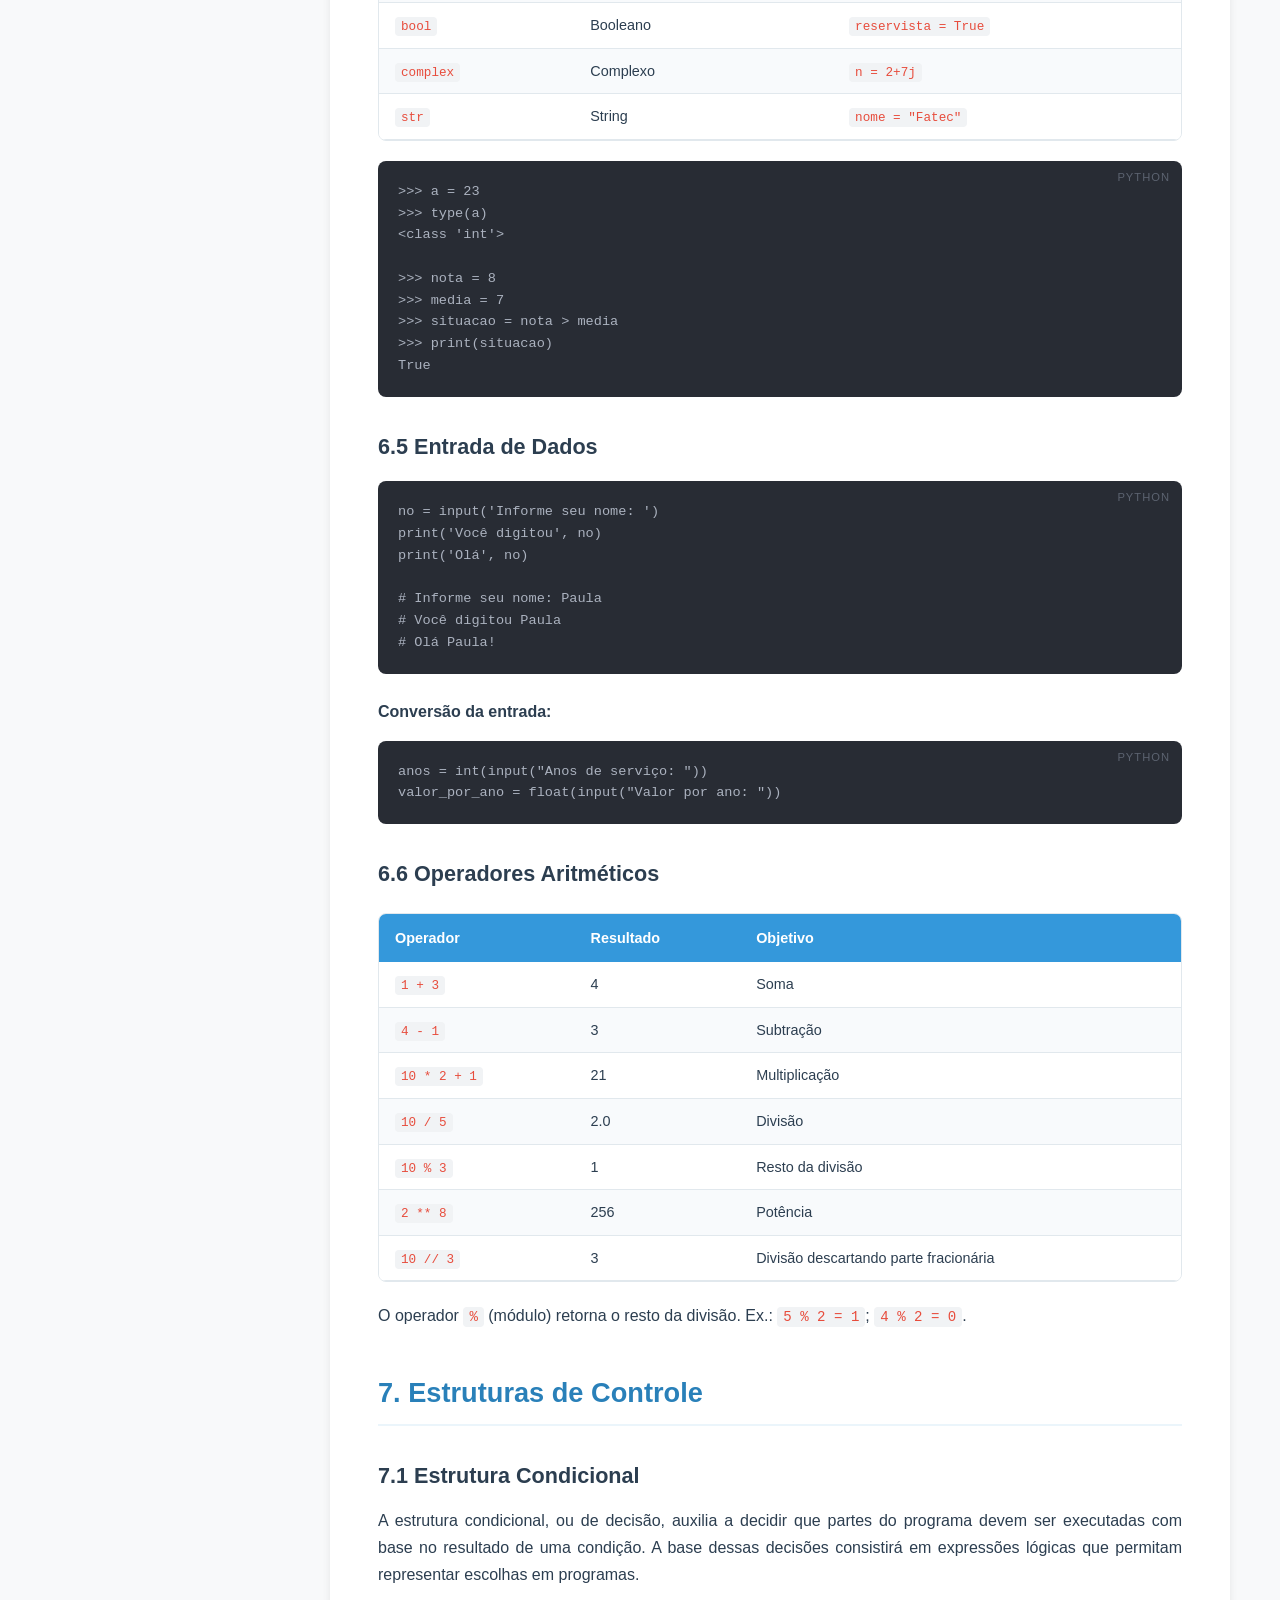
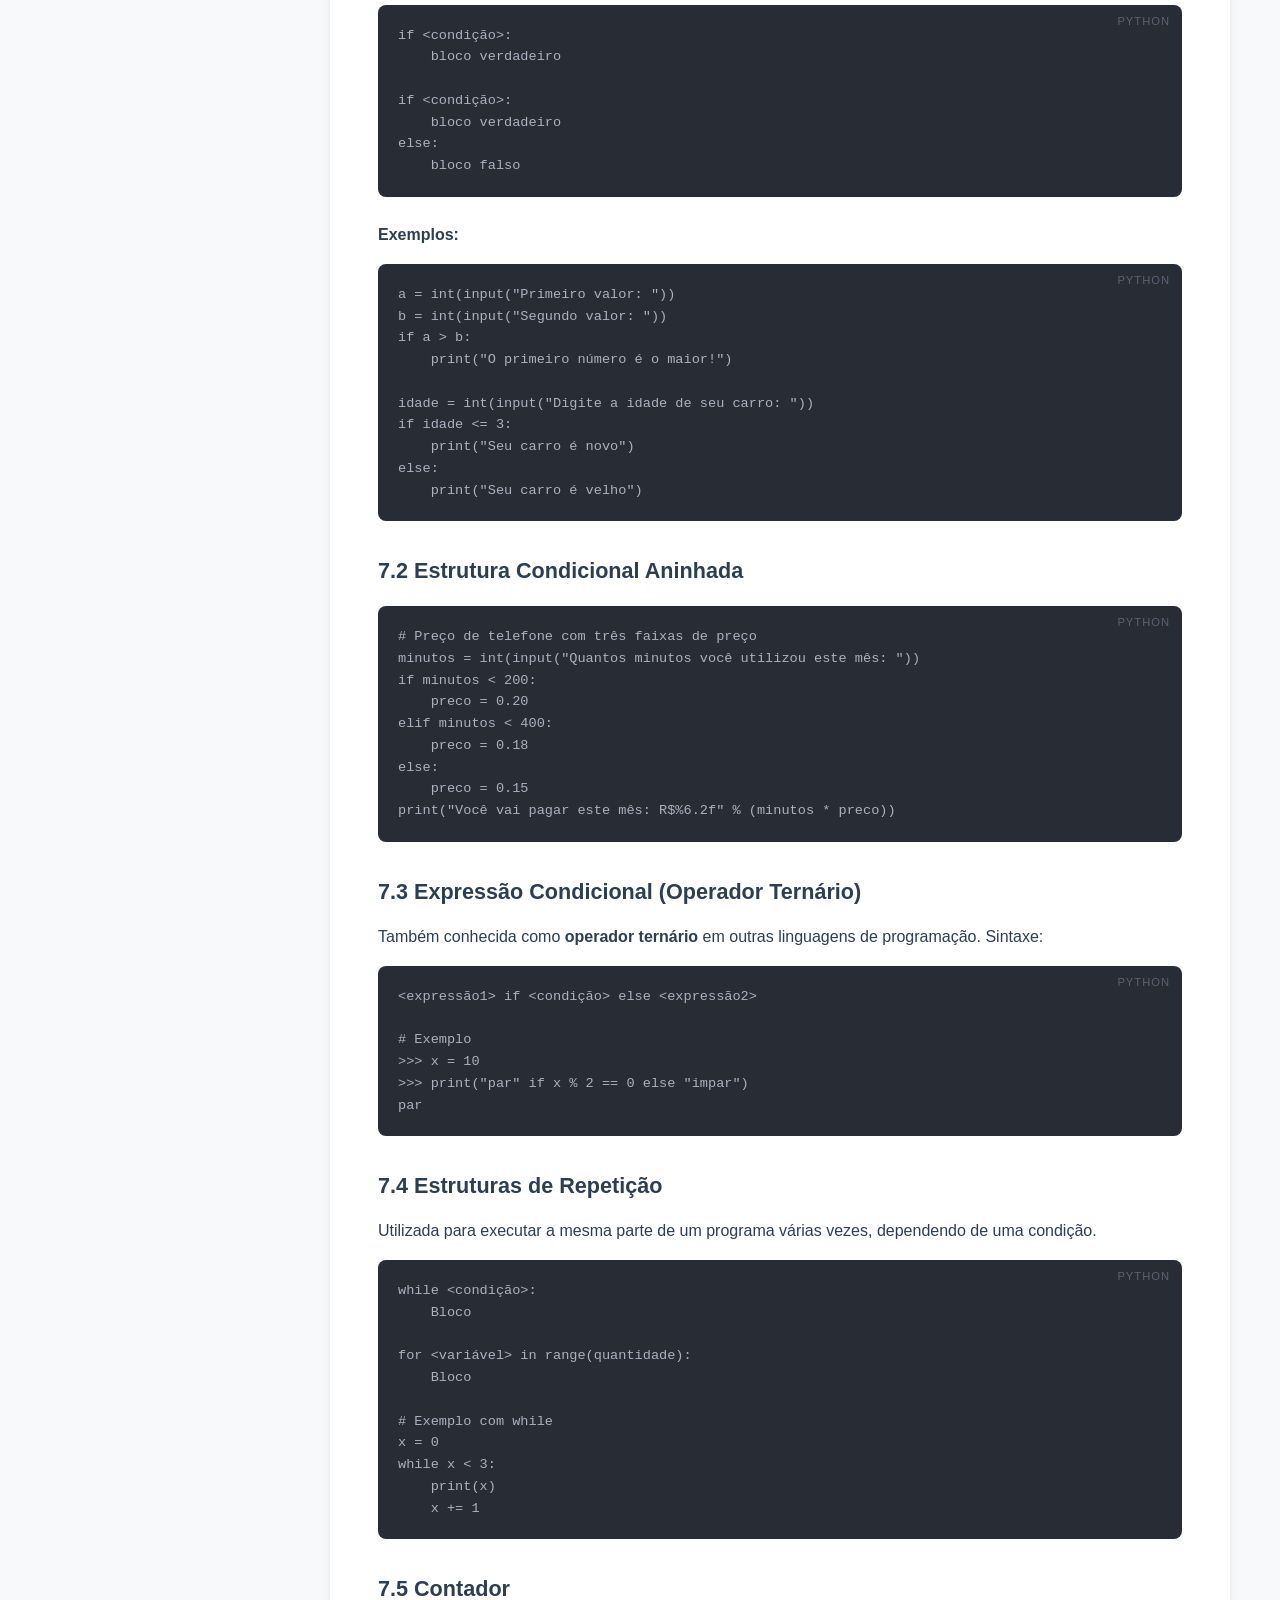
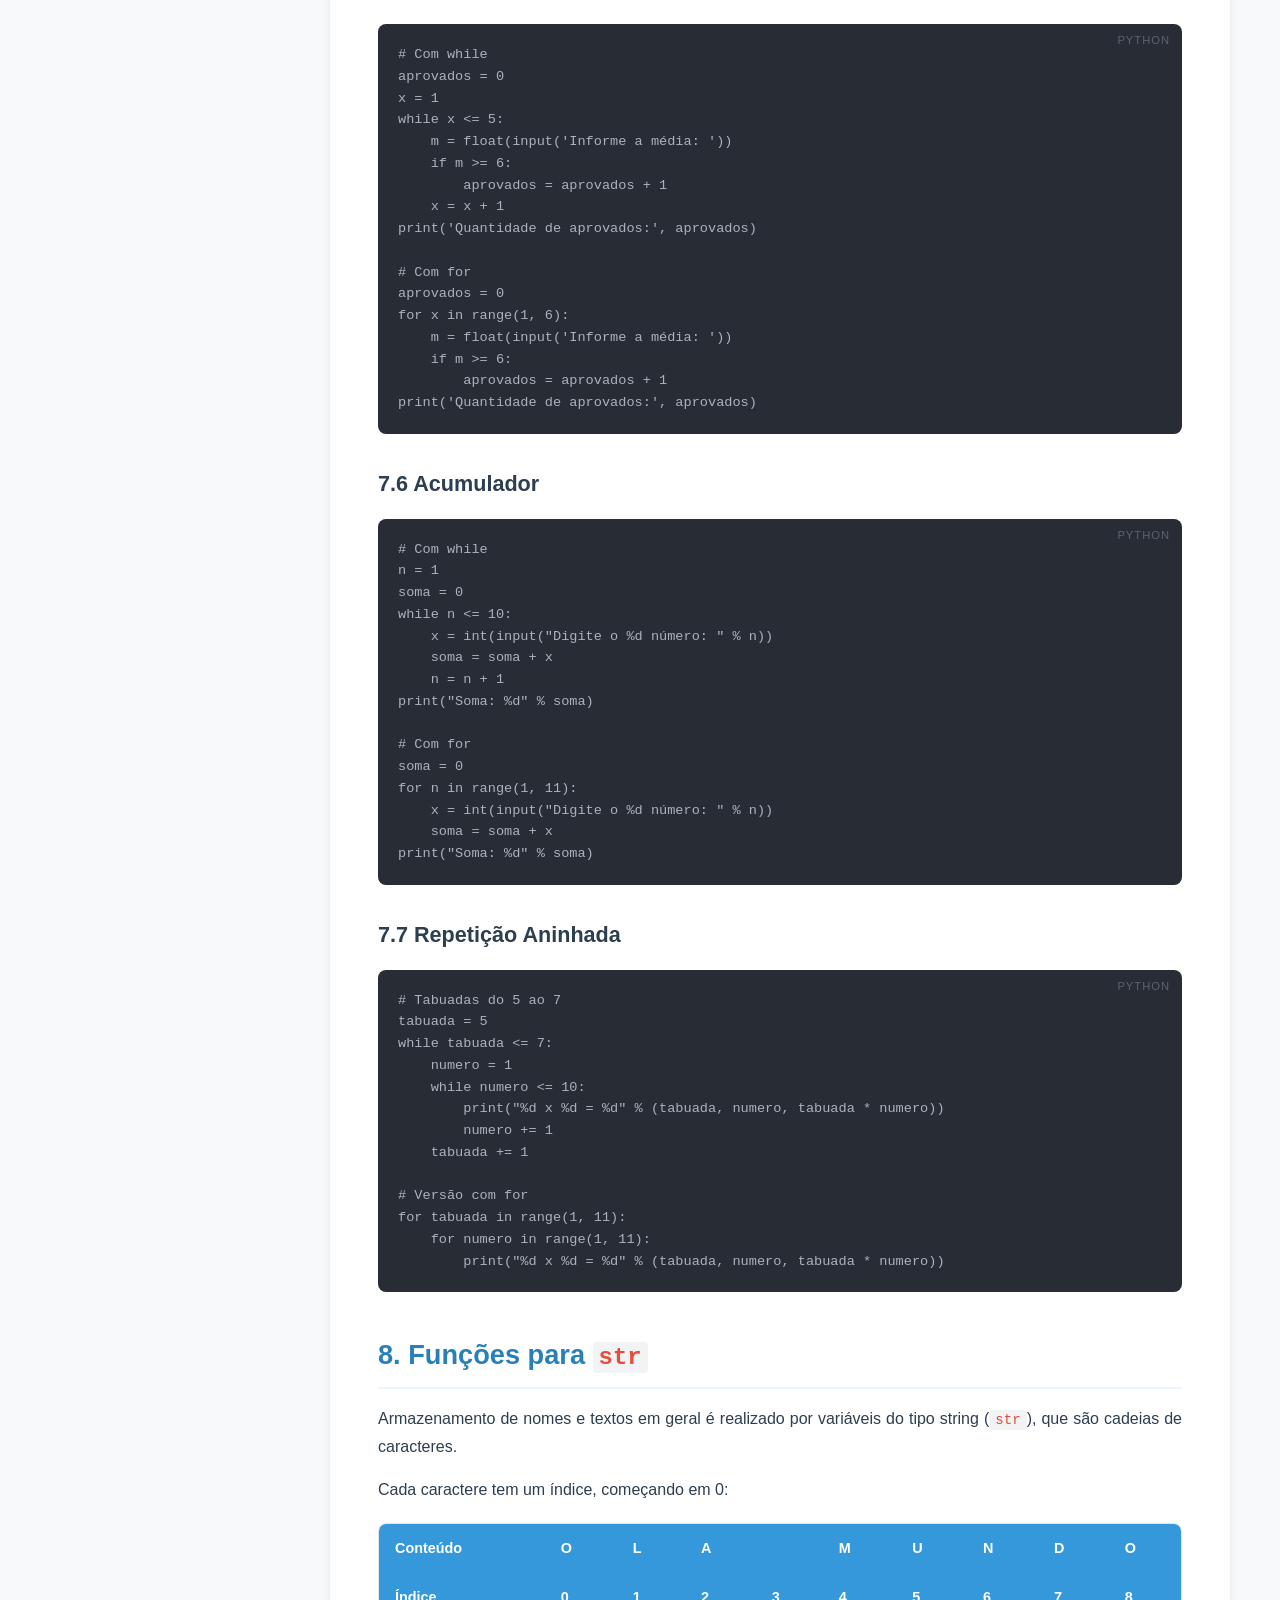
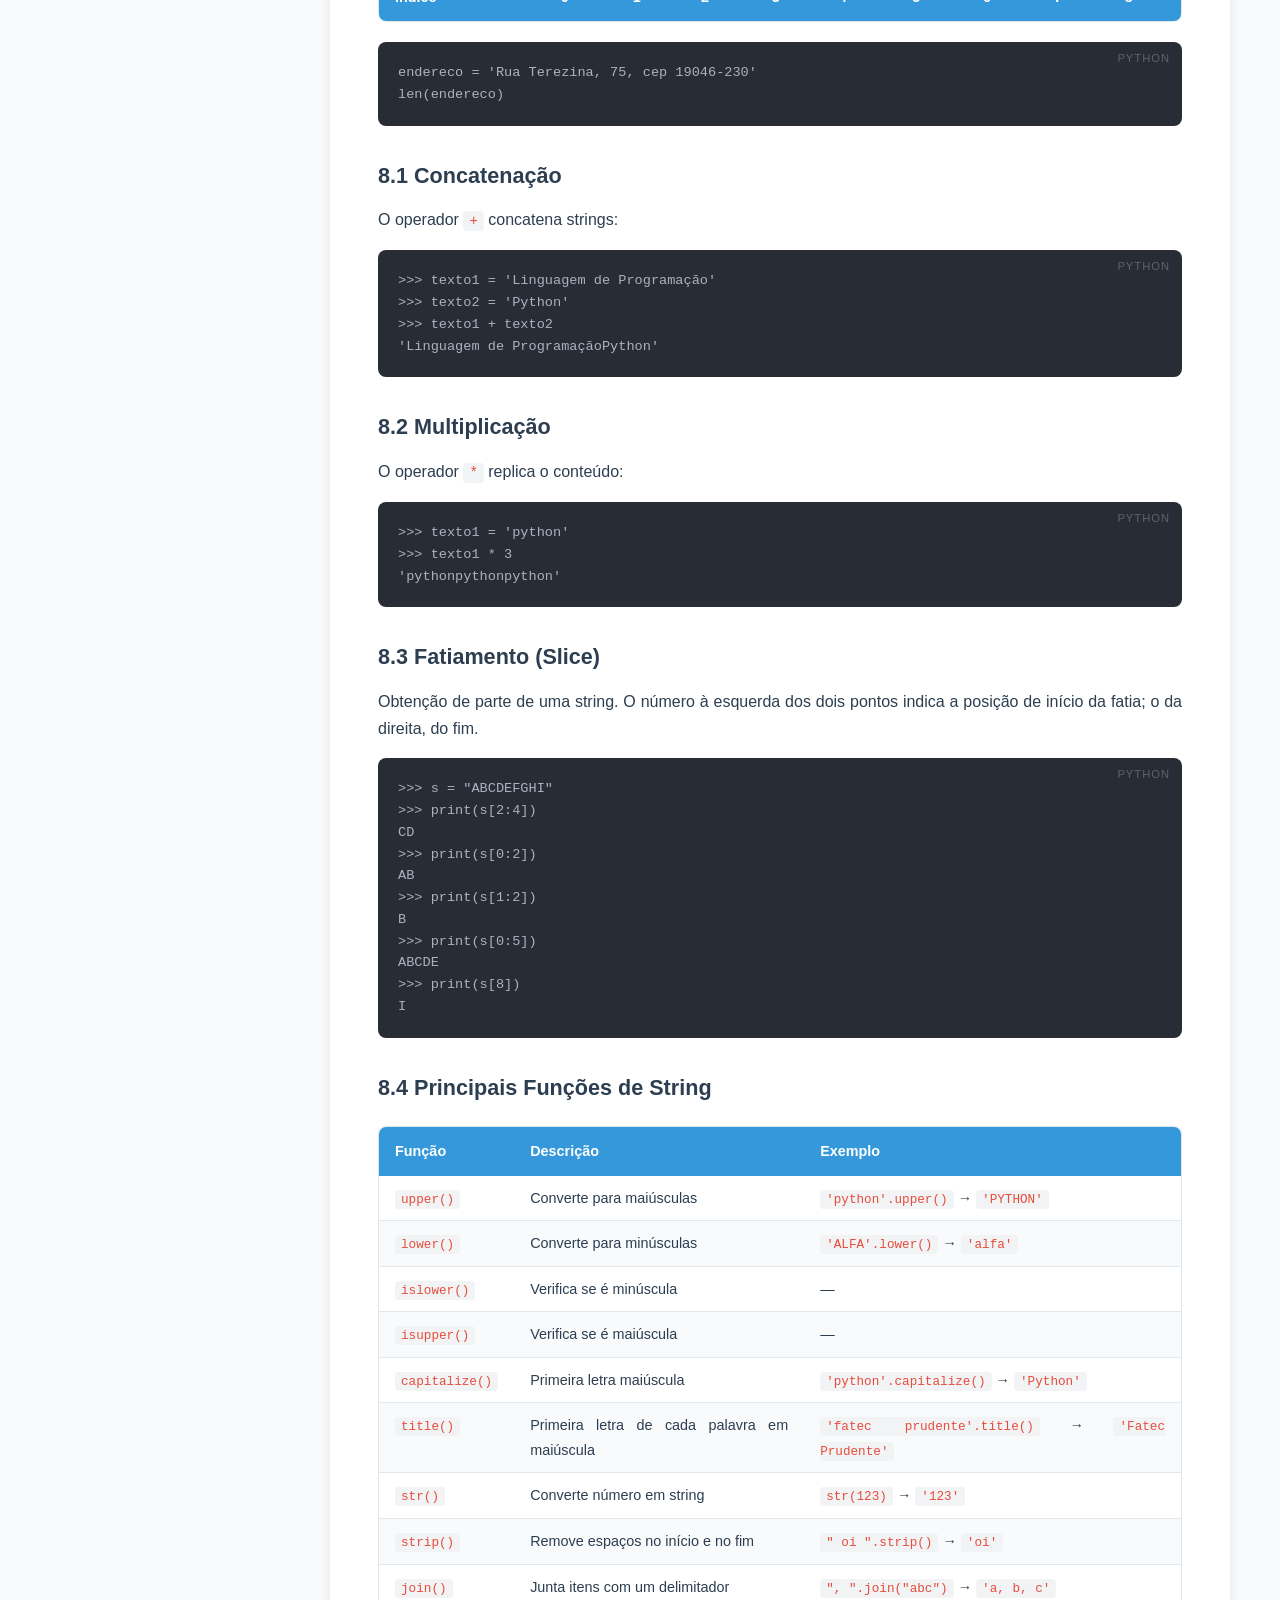
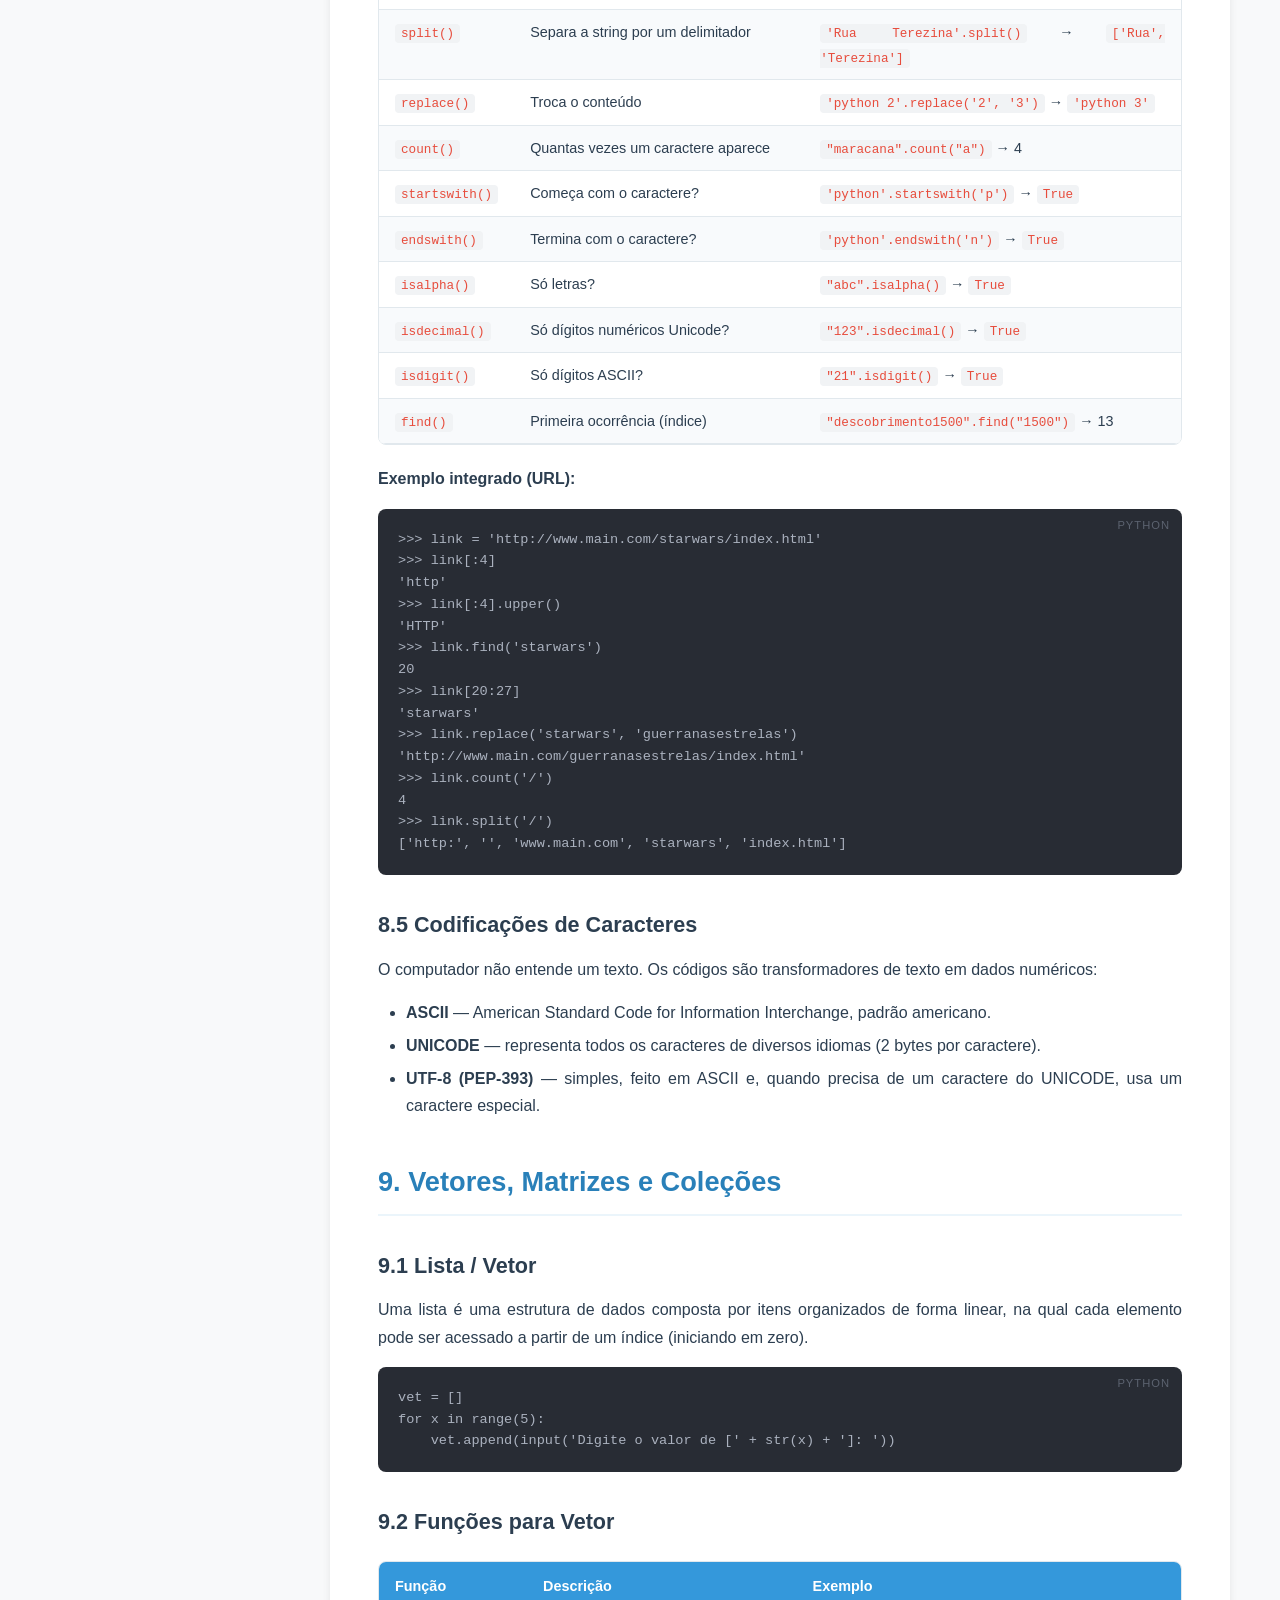
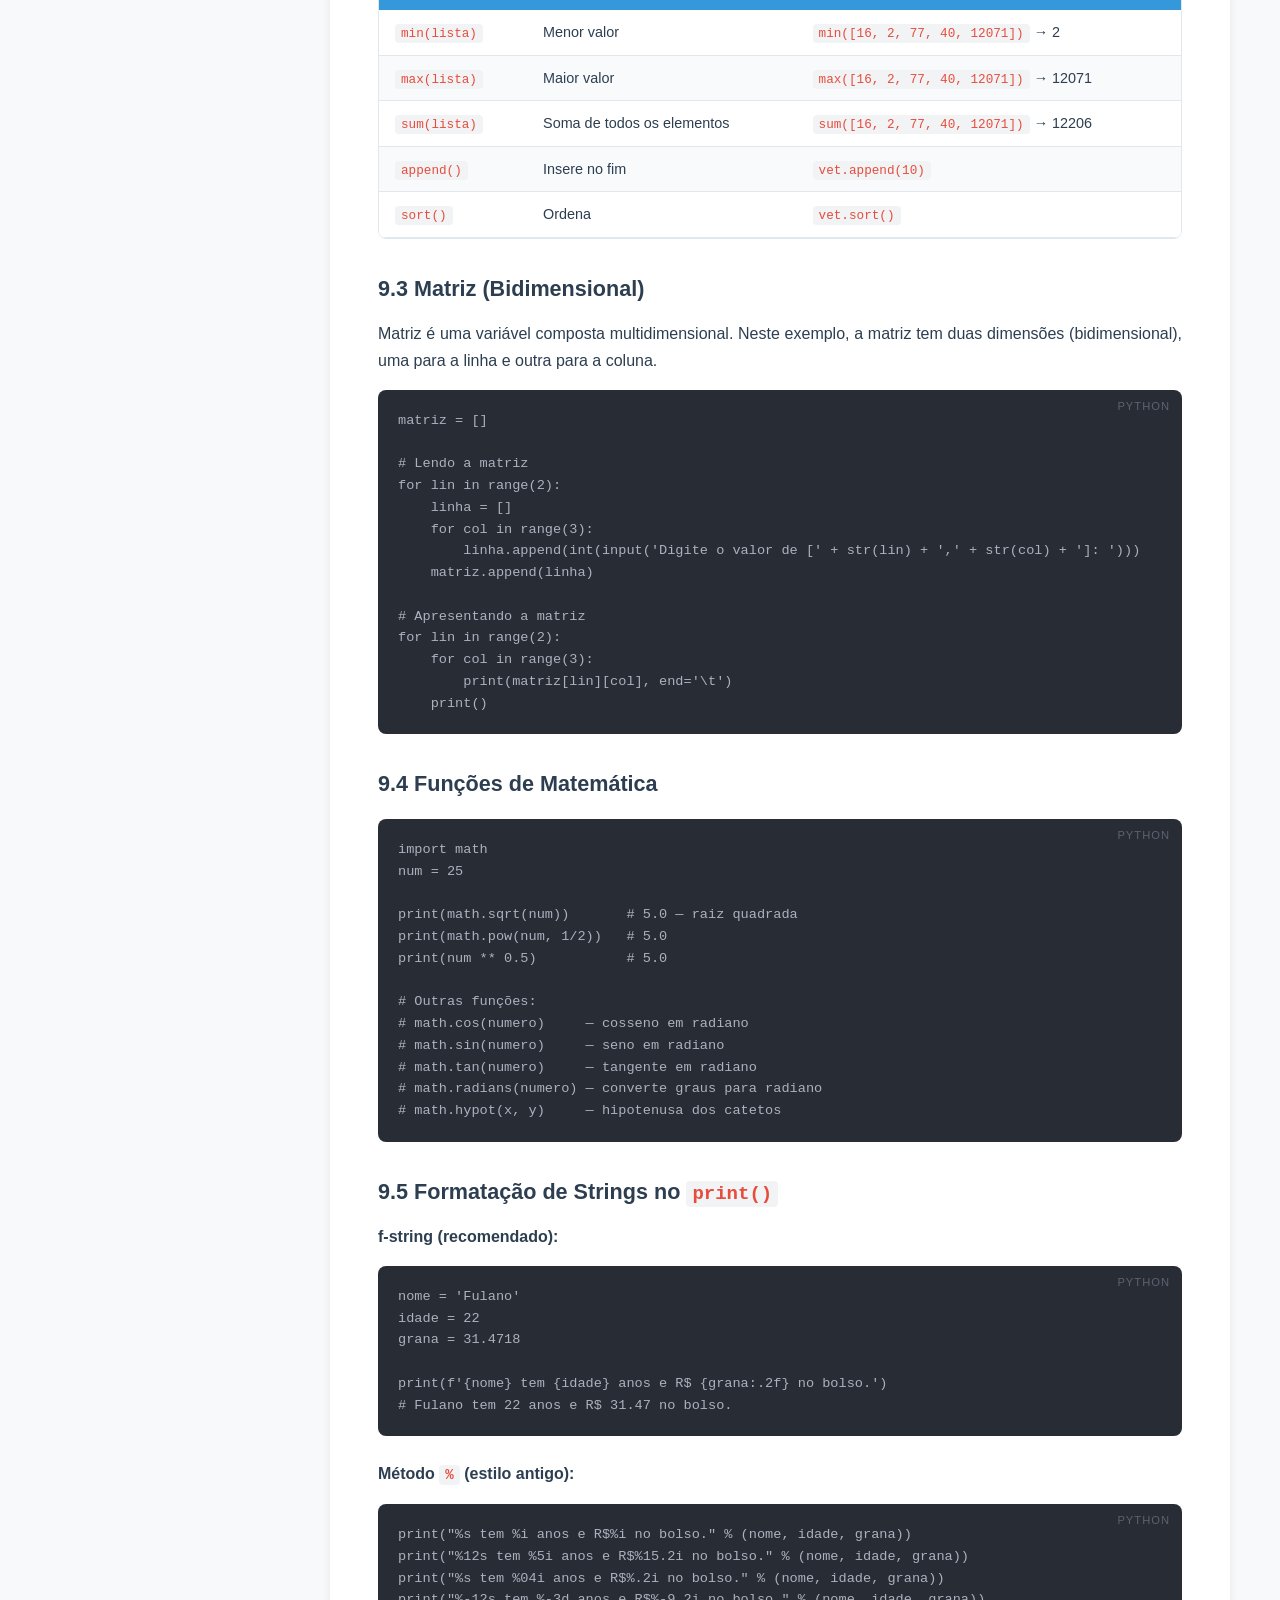
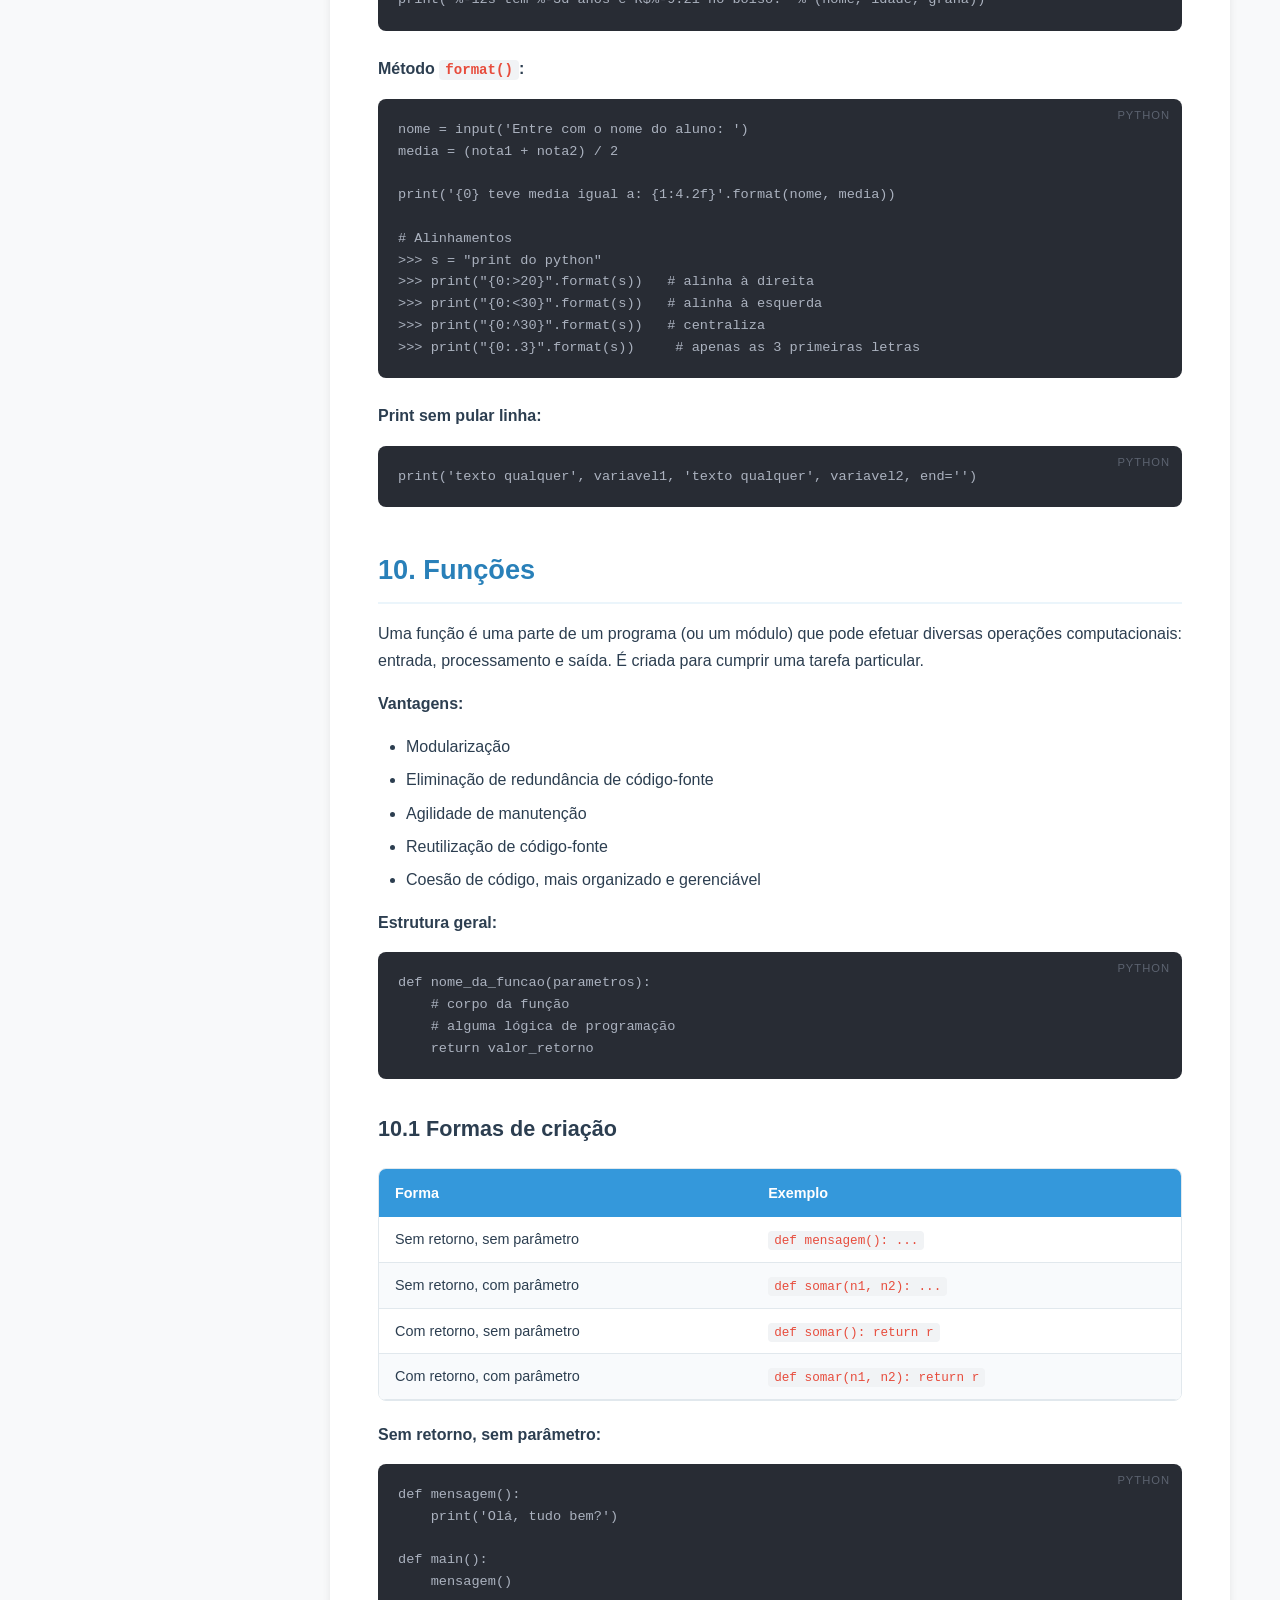
<file: study-notes/pages/linguagem-programacao.html>
<!DOCTYPE html>
<html lang="pt-BR">
<head>
    <meta charset="UTF-8">
    <meta name="viewport" content="width=device-width, initial-scale=1.0">
    <title>Linguagem de Programação I — Python</title>
    <link rel="stylesheet" href="../css/style.css">
</head>
<body>
    <button class="mobile-toggle" aria-label="Abrir menu">☰</button>
    <div class="sidebar-overlay"></div>

    <div class="container">
        <aside class="sidebar">
            <div class="sidebar-header">
                <h1><a href="index.html">📚 Caderno de Estudos</a></h1>
                <p>Análise e Desenvolvimento de Sistemas</p>
            </div>
            <ul class="sidebar-nav">
                <li><a href="../index.html"><span class="icon">🏠</span> Início</a></li>
                <li><a href="seguranca-informacao.html"><span class="icon">🔐</span> Segurança da Informação</a></li>
                <li><a href="banco-de-dados.html"><span class="icon">🗄️</span> Banco de Dados I</a></li>
                <li><a href="desenvolvimento-web.html"><span class="icon">🌐</span> Desenvolvimento Web</a></li>
                <li><a href="linguagem-programacao.html"><span class="icon">🐍</span> Linguagem de Programação I</a></li>
                <li><a href="engenharia-software.html"><span class="icon">⚙️</span> Engenharia de Software</a></li>
                <li><a href="sistemas-operacionais.html"><span class="icon">🖥️</span> Sistemas Operacionais</a></li>
                <li><a href="arquitetura-hardware.html"><span class="icon">💻</span> Arquitetura de Hardware</a></li>
                <li><a href="arquitetura-hardware-codigo.html"><span class="icon">🔧</span> Arquitetura — Códigos</a></li>
                <li><a href="comunicacao.html"><span class="icon">💬</span> Comunicação</a></li>
            </ul>
        </aside>
        <main class="main-content">
            <div class="content-wrapper">
                <div class="page-header">
                    <h1>🐍 Linguagem de Programação I — Python</h1>
                    <div class="page-meta">
                        <span class="badge badge-blue">Python 3</span>
                        <span class="badge badge-green">Algoritmos</span>
                        <span class="badge badge-purple">Funções</span>
                        <span class="badge badge-yellow">Pandas</span>
                    </div>
                </div>

                <div class="toc">
                    <h3>Índice</h3>
                    <ul>
                        <li class="toc-h2"><a href="#panorama">1. Panorama da Disciplina</a></li>
                        <li class="toc-h2"><a href="#paradigma">2. O Paradigma Central: Intenção → Ação</a></li>
                        <li class="toc-h2"><a href="#dominios">3. Domínios da Programação</a></li>
                        <li class="toc-h2"><a href="#geracoes">4. Gerações das Linguagens</a></li>
                        <li class="toc-h2"><a href="#python">5. Por que Python?</a></li>
                        <li class="toc-h2"><a href="#sintaxe-semantica">6. Sintaxe, Semântica e Tipos</a></li>
                        <li class="toc-h2"><a href="#estruturas">7. Estruturas de Controle</a></li>
                        <li class="toc-h2"><a href="#strings">8. Funções para <code>str</code></a></li>
                        <li class="toc-h2"><a href="#vetores-matrizes">9. Vetores, Matrizes e Coleções</a></li>
                        <li class="toc-h2"><a href="#funcoes">10. Funções</a></li>
                        <li class="toc-h2"><a href="#estruturas-dados">11. Estruturas de Dados</a></li>
                        <li class="toc-h2"><a href="#arquivos">12. Arquivos e Persistência</a></li>
                        <li class="toc-h2"><a href="#pandas">13. Pandas e Análise de Dados</a></li>
                        <li class="toc-h2"><a href="#graficos">14. Visualização de Dados</a></li>
                        <li class="toc-h2"><a href="#type-hints">15. Type Hints</a></li>
                        <li class="toc-h2"><a href="#exercicios">16. Exercícios Resolvidos</a></li>
                        <li class="toc-h2"><a href="#referencias">17. Referências</a></li>
                    </ul>
                </div>

                <h2 id="panorama">1. Panorama da Disciplina</h2>

                <p>A disciplina <strong>Linguagem de Programação I</strong> percorre a trilha do desenvolvimento de algoritmos em Python, partindo dos fundamentos até a manipulação de arquivos e análise de dados com Pandas.</p>

                <div class="table-wrapper">
                    <table>
                        <thead>
                            <tr><th>Etapa</th><th>Conteúdo</th></tr>
                        </thead>
                        <tbody>
                            <tr><td>1. Fundamentos</td><td>Variáveis, constantes, operadores e expressões.</td></tr>
                            <tr><td>2. Lógica de Decisão</td><td>Estruturas de seleção (if/elif/else).</td></tr>
                            <tr><td>3. Lógica Cíclica</td><td>Estruturas de repetição (while/for).</td></tr>
                            <tr><td>4. Coleções Lineares</td><td>Vetores, matrizes e cadeia de caracteres.</td></tr>
                            <tr><td>5. Arquitetura</td><td>Modularização de programas: passagem de parâmetros por valor e referência.</td></tr>
                            <tr><td>6. Dados Complexos</td><td>Estruturas de dados heterogêneas.</td></tr>
                            <tr><td>7. Persistência</td><td>Manipulação de arquivos.</td></tr>
                        </tbody>
                    </table>
                </div>

                <h2 id="paradigma">2. O Paradigma Central: Intenção → Ação</h2>

                <p>Uma linguagem de programação não é apenas código; é a <strong>ponte estruturada</strong> que permite ao cérebro humano instruir a máquina a realizar tarefas específicas.</p>

                <ul>
                    <li><strong>Vocabulário:</strong> palavras-chave que a máquina reconhece.</li>
                    <li><strong>Sintaxe:</strong> regras gramaticais que organizam a lógica.</li>
                </ul>

                <blockquote>
                    <p>Do lado esquerdo, a <strong>intenção humana</strong>. Do lado direito, a <strong>ação computacional</strong>. No meio, o vocabulário e a sintaxe traduzem uma na outra.</p>
                </blockquote>

                <h2 id="dominios">3. Domínios da Programação</h2>

                <p>Devido à imensa diversidade de problemas no mundo real, linguagens com metas estruturais radicalmente diferentes foram desenvolvidas:</p>

                <ul>
                    <li><strong>Aplicações Científicas</strong> — ex.: MATLAB, R, Python (NumPy).</li>
                    <li><strong>Aplicações Comerciais</strong> — ex.: COBOL, SQL, Java.</li>
                    <li><strong>Linguagens de Scripting</strong> — ex.: Python, JavaScript, Bash.</li>
                    <li><strong>Programação de Sistemas</strong> — ex.: C, C++, Rust.</li>
                    <li><strong>Inteligência Artificial</strong> — ex.: LISP, Prolog, Python (TensorFlow/PyTorch).</li>
                </ul>

                <h2 id="geracoes">4. Gerações das Linguagens</h2>

                <div class="table-wrapper">
                    <table>
                        <thead>
                            <tr><th>Geração</th><th>Foco</th><th>Exemplos</th></tr>
                        </thead>
                        <tbody>
                            <tr><td>1ª (Linguagem de Máquina)</td><td>Hardware puro. Binário executado nativamente pela CPU.</td><td>Código binário</td></tr>
                            <tr><td>2ª (Assembly)</td><td>Mnemônicos. O primeiro passo acima do binário.</td><td>Assembly</td></tr>
                            <tr><td>3ª (Alto Nível)</td><td>Legibilidade humana e tradutores agnósticos.</td><td>Python, C, Java</td></tr>
                            <tr><td>4ª</td><td>Bancos de Dados (SQL) e Orientação a Objetos.</td><td>SQL, C++, Java</td></tr>
                            <tr><td>5ª</td><td>Inteligência Artificial e Lógica Pura.</td><td>LISP, Prolog</td></tr>
                        </tbody>
                    </table>
                </div>

                <p><strong>Compiladores vs. Interpretadores:</strong></p>

                <ul>
                    <li><strong>Compilador:</strong> tradução em lote (tudo ocorre <em>antes</em> da execução). Como traduzir um livro inteiro antes de publicá-lo.</li>
                    <li><strong>Interpretador:</strong> tradução em tempo real (linha por linha, na hora). Como um intérprete traduzindo um discurso ao vivo.</li>
                </ul>

                <p>Python é <strong>interpretado</strong> — o código é executado linha por linha pela <em>Virtual Machine</em> (CPython).</p>

                <h2 id="python">5. Por que Python?</h2>

                <ul>
                    <li><strong>Interpretada</strong> — não precisa compilar.</li>
                    <li><strong>Altíssima legibilidade</strong> — filosofia focada no humano (<em>Zen of Python</em> / PEP-8).</li>
                    <li>Criada em <strong>1989</strong> por Guido van Rossum.</li>
                    <li>Devido a bibliotecas como NumPy e TensorFlow, tornou-se dominante tanto em <strong>Aplicações Científicas</strong> quanto em <strong>Inteligência Artificial</strong>.</li>
                </ul>

                <h2 id="sintaxe-semantica">6. Sintaxe, Semântica e Tipos</h2>

                <p><strong>Sintaxe</strong> refere-se às regras que regem a composição de um conjunto de frases com significado numa linguagem de programação. <strong>Semântica</strong> expressa o significado associado dessas frases, descrevendo a relação entre o sentido do programa e o modelo computacional.</p>

                <div class="table-wrapper">
                    <table>
                        <thead>
                            <tr><th>Tipo de erro</th><th>Quando ocorre</th><th>Exemplo</th></tr>
                        </thead>
                        <tbody>
                            <tr><td>Sintático</td><td>Tratado no tempo de compilação/interpretação (escrita errada de comandos)</td><td><code>print("oi"</code> — falta o parêntese de fechamento</td></tr>
                            <tr><td>Semântico</td><td>Difícil de encontrar. Envolve escopo, compatibilidade de tipos e unicidade de nomes.</td><td>Usar uma variável de escopo errado ou somar <code>str</code> com <code>int</code>.</td></tr>
                        </tbody>
                    </table>
                </div>

                <h3>6.1 Palavras Reservadas</h3>

                <p>As palavras reservadas definem as regras de sintaxe e estrutura da linguagem, e elas não podem ser usadas como nomes de variáveis:</p>

                <blockquote>
                    <p><code>False</code>, <code>None</code>, <code>True</code>, <code>and</code>, <code>as</code>, <code>assert</code>, <code>break</code>, <code>class</code>, <code>continue</code>, <code>def</code>, <code>del</code>, <code>elif</code>, <code>else</code>, <code>except</code>, <code>finally</code>, <code>for</code>, <code>from</code>, <code>global</code>, <code>if</code>, <code>import</code>, <code>in</code>, <code>is</code>, <code>lambda</code>, <code>nonlocal</code>, <code>not</code>, <code>or</code>, <code>pass</code>, <code>raise</code>, <code>return</code>, <code>try</code>, <code>while</code>, <code>with</code>, <code>yield</code></p>
                </blockquote>

                <h3>6.2 Operadores Relacionais</h3>

                <div class="table-wrapper">
                    <table>
                        <thead>
                            <tr><th>Operador</th><th>Operação</th><th>Símbolo matemático</th></tr>
                        </thead>
                        <tbody>
                            <tr><td><code>==</code></td><td>Igualdade</td><td>=</td></tr>
                            <tr><td><code>&gt;</code></td><td>Maior que</td><td>&gt;</td></tr>
                            <tr><td><code>&lt;</code></td><td>Menor que</td><td>&lt;</td></tr>
                            <tr><td><code>!=</code></td><td>Diferente</td><td>≠</td></tr>
                            <tr><td><code>&gt;=</code></td><td>Maior ou igual</td><td>≥</td></tr>
                            <tr><td><code>&lt;=</code></td><td>Menor ou igual</td><td>≤</td></tr>
                        </tbody>
                    </table>
                </div>

                <h3>6.3 Operadores Lógicos</h3>

                <div class="table-wrapper">
                    <table>
                        <thead>
                            <tr><th>Operador Python</th><th>Operação</th></tr>
                        </thead>
                        <tbody>
                            <tr><td><code>not</code></td><td>não</td></tr>
                            <tr><td><code>and</code></td><td>e</td></tr>
                            <tr><td><code>or</code></td><td>ou</td></tr>
                        </tbody>
                    </table>
                </div>

<pre data-lang="python"><code>&gt;&gt;&gt; not True
False
&gt;&gt;&gt; not False
True</code></pre>

                <h3>6.4 Tipos de Variáveis</h3>

                <p>A função <code>type(obj)</code>, com apenas um parâmetro, retorna o tipo (ou classe) de um objeto. Alguns tipos em Python:</p>

                <div class="table-wrapper">
                    <table>
                        <thead>
                            <tr><th>Tipo</th><th>Descrição</th><th>Exemplo</th></tr>
                        </thead>
                        <tbody>
                            <tr><td><code>int</code></td><td>Inteiro</td><td><code>a = 23</code></td></tr>
                            <tr><td><code>float</code></td><td>Ponto flutuante</td><td><code>a = 2.3</code></td></tr>
                            <tr><td><code>bool</code></td><td>Booleano</td><td><code>reservista = True</code></td></tr>
                            <tr><td><code>complex</code></td><td>Complexo</td><td><code>n = 2+7j</code></td></tr>
                            <tr><td><code>str</code></td><td>String</td><td><code>nome = "Fatec"</code></td></tr>
                        </tbody>
                    </table>
                </div>

<pre data-lang="python"><code>&gt;&gt;&gt; a = 23
&gt;&gt;&gt; type(a)
&lt;class 'int'&gt;

&gt;&gt;&gt; nota = 8
&gt;&gt;&gt; media = 7
&gt;&gt;&gt; situacao = nota &gt; media
&gt;&gt;&gt; print(situacao)
True</code></pre>

                <h3>6.5 Entrada de Dados</h3>

<pre data-lang="python"><code>no = input('Informe seu nome: ')
print('Você digitou', no)
print('Olá', no)

# Informe seu nome: Paula
# Você digitou Paula
# Olá Paula!</code></pre>

                <p><strong>Conversão da entrada:</strong></p>

<pre data-lang="python"><code>anos = int(input("Anos de serviço: "))
valor_por_ano = float(input("Valor por ano: "))</code></pre>

                <h3>6.6 Operadores Aritméticos</h3>

                <div class="table-wrapper">
                    <table>
                        <thead>
                            <tr><th>Operador</th><th>Resultado</th><th>Objetivo</th></tr>
                        </thead>
                        <tbody>
                            <tr><td><code>1 + 3</code></td><td>4</td><td>Soma</td></tr>
                            <tr><td><code>4 - 1</code></td><td>3</td><td>Subtração</td></tr>
                            <tr><td><code>10 * 2 + 1</code></td><td>21</td><td>Multiplicação</td></tr>
                            <tr><td><code>10 / 5</code></td><td>2.0</td><td>Divisão</td></tr>
                            <tr><td><code>10 % 3</code></td><td>1</td><td>Resto da divisão</td></tr>
                            <tr><td><code>2 ** 8</code></td><td>256</td><td>Potência</td></tr>
                            <tr><td><code>10 // 3</code></td><td>3</td><td>Divisão descartando parte fracionária</td></tr>
                        </tbody>
                    </table>
                </div>

                <p>O operador <code>%</code> (módulo) retorna o resto da divisão. Ex.: <code>5 % 2 = 1</code>; <code>4 % 2 = 0</code>.</p>
                                <h2 id="estruturas">7. Estruturas de Controle</h2>

                <h3>7.1 Estrutura Condicional</h3>

                <p>A estrutura condicional, ou de decisão, auxilia a decidir que partes do programa devem ser executadas com base no resultado de uma condição. A base dessas decisões consistirá em expressões lógicas que permitam representar escolhas em programas.</p>

<pre data-lang="python"><code>if &lt;condição&gt;:
    bloco verdadeiro

if &lt;condição&gt;:
    bloco verdadeiro
else:
    bloco falso</code></pre>

                <p><strong>Exemplos:</strong></p>

<pre data-lang="python"><code>a = int(input("Primeiro valor: "))
b = int(input("Segundo valor: "))
if a &gt; b:
    print("O primeiro número é o maior!")

idade = int(input("Digite a idade de seu carro: "))
if idade &lt;= 3:
    print("Seu carro é novo")
else:
    print("Seu carro é velho")</code></pre>

                <h3>7.2 Estrutura Condicional Aninhada</h3>

<pre data-lang="python"><code># Preço de telefone com três faixas de preço
minutos = int(input("Quantos minutos você utilizou este mês: "))
if minutos &lt; 200:
    preco = 0.20
elif minutos &lt; 400:
    preco = 0.18
else:
    preco = 0.15
print("Você vai pagar este mês: R$%6.2f" % (minutos * preco))</code></pre>

                <h3>7.3 Expressão Condicional (Operador Ternário)</h3>

                <p>Também conhecida como <strong>operador ternário</strong> em outras linguagens de programação. Sintaxe:</p>

<pre data-lang="python"><code>&lt;expressão1&gt; if &lt;condição&gt; else &lt;expressão2&gt;

# Exemplo
&gt;&gt;&gt; x = 10
&gt;&gt;&gt; print("par" if x % 2 == 0 else "impar")
par</code></pre>

                <h3>7.4 Estruturas de Repetição</h3>

                <p>Utilizada para executar a mesma parte de um programa várias vezes, dependendo de uma condição.</p>

<pre data-lang="python"><code>while &lt;condição&gt;:
    Bloco

for &lt;variável&gt; in range(quantidade):
    Bloco

# Exemplo com while
x = 0
while x &lt; 3:
    print(x)
    x += 1</code></pre>

                <h3>7.5 Contador</h3>

<pre data-lang="python"><code># Com while
aprovados = 0
x = 1
while x &lt;= 5:
    m = float(input('Informe a média: '))
    if m &gt;= 6:
        aprovados = aprovados + 1
    x = x + 1
print('Quantidade de aprovados:', aprovados)

# Com for
aprovados = 0
for x in range(1, 6):
    m = float(input('Informe a média: '))
    if m &gt;= 6:
        aprovados = aprovados + 1
print('Quantidade de aprovados:', aprovados)</code></pre>

                <h3>7.6 Acumulador</h3>

<pre data-lang="python"><code># Com while
n = 1
soma = 0
while n &lt;= 10:
    x = int(input("Digite o %d número: " % n))
    soma = soma + x
    n = n + 1
print("Soma: %d" % soma)

# Com for
soma = 0
for n in range(1, 11):
    x = int(input("Digite o %d número: " % n))
    soma = soma + x
print("Soma: %d" % soma)</code></pre>

                <h3>7.7 Repetição Aninhada</h3>

<pre data-lang="python"><code># Tabuadas do 5 ao 7
tabuada = 5
while tabuada &lt;= 7:
    numero = 1
    while numero &lt;= 10:
        print("%d x %d = %d" % (tabuada, numero, tabuada * numero))
        numero += 1
    tabuada += 1

# Versão com for
for tabuada in range(1, 11):
    for numero in range(1, 11):
        print("%d x %d = %d" % (tabuada, numero, tabuada * numero))</code></pre>

                <h2 id="strings">8. Funções para <code>str</code></h2>

                <p>Armazenamento de nomes e textos em geral é realizado por variáveis do tipo string (<code>str</code>), que são cadeias de caracteres.</p>

                <p>Cada caractere tem um índice, começando em 0:</p>

                <div class="table-wrapper">
                    <table>
                        <thead>
                            <tr><th>Conteúdo</th><th>O</th><th>L</th><th>A</th><th> </th><th>M</th><th>U</th><th>N</th><th>D</th><th>O</th></tr>
                            <tr><th>Índice</th><th>0</th><th>1</th><th>2</th><th>3</th><th>4</th><th>5</th><th>6</th><th>7</th><th>8</th></tr>
                        </thead>
                    </table>
                </div>

<pre data-lang="python"><code>endereco = 'Rua Terezina, 75, cep 19046-230'
len(endereco)</code></pre>

                <h3>8.1 Concatenação</h3>

                <p>O operador <code>+</code> concatena strings:</p>

<pre data-lang="python"><code>&gt;&gt;&gt; texto1 = 'Linguagem de Programação'
&gt;&gt;&gt; texto2 = 'Python'
&gt;&gt;&gt; texto1 + texto2
'Linguagem de ProgramaçãoPython'</code></pre>

                <h3>8.2 Multiplicação</h3>

                <p>O operador <code>*</code> replica o conteúdo:</p>

<pre data-lang="python"><code>&gt;&gt;&gt; texto1 = 'python'
&gt;&gt;&gt; texto1 * 3
'pythonpythonpython'</code></pre>

                <h3>8.3 Fatiamento (Slice)</h3>

                <p>Obtenção de parte de uma string. O número à esquerda dos dois pontos indica a posição de início da fatia; o da direita, do fim.</p>

<pre data-lang="python"><code>&gt;&gt;&gt; s = "ABCDEFGHI"
&gt;&gt;&gt; print(s[2:4])
CD
&gt;&gt;&gt; print(s[0:2])
AB
&gt;&gt;&gt; print(s[1:2])
B
&gt;&gt;&gt; print(s[0:5])
ABCDE
&gt;&gt;&gt; print(s[8])
I</code></pre>

                <h3>8.4 Principais Funções de String</h3>

                <div class="table-wrapper">
                    <table>
                        <thead>
                            <tr><th>Função</th><th>Descrição</th><th>Exemplo</th></tr>
                        </thead>
                        <tbody>
                            <tr><td><code>upper()</code></td><td>Converte para maiúsculas</td><td><code>'python'.upper()</code> → <code>'PYTHON'</code></td></tr>
                            <tr><td><code>lower()</code></td><td>Converte para minúsculas</td><td><code>'ALFA'.lower()</code> → <code>'alfa'</code></td></tr>
                            <tr><td><code>islower()</code></td><td>Verifica se é minúscula</td><td>—</td></tr>
                            <tr><td><code>isupper()</code></td><td>Verifica se é maiúscula</td><td>—</td></tr>
                            <tr><td><code>capitalize()</code></td><td>Primeira letra maiúscula</td><td><code>'python'.capitalize()</code> → <code>'Python'</code></td></tr>
                            <tr><td><code>title()</code></td><td>Primeira letra de cada palavra em maiúscula</td><td><code>'fatec prudente'.title()</code> → <code>'Fatec Prudente'</code></td></tr>
                            <tr><td><code>str()</code></td><td>Converte número em string</td><td><code>str(123)</code> → <code>'123'</code></td></tr>
                            <tr><td><code>strip()</code></td><td>Remove espaços no início e no fim</td><td><code>"  oi  ".strip()</code> → <code>'oi'</code></td></tr>
                            <tr><td><code>join()</code></td><td>Junta itens com um delimitador</td><td><code>", ".join("abc")</code> → <code>'a, b, c'</code></td></tr>
                            <tr><td><code>split()</code></td><td>Separa a string por um delimitador</td><td><code>'Rua Terezina'.split()</code> → <code>['Rua', 'Terezina']</code></td></tr>
                            <tr><td><code>replace()</code></td><td>Troca o conteúdo</td><td><code>'python 2'.replace('2', '3')</code> → <code>'python 3'</code></td></tr>
                            <tr><td><code>count()</code></td><td>Quantas vezes um caractere aparece</td><td><code>"maracana".count("a")</code> → 4</td></tr>
                            <tr><td><code>startswith()</code></td><td>Começa com o caractere?</td><td><code>'python'.startswith('p')</code> → <code>True</code></td></tr>
                            <tr><td><code>endswith()</code></td><td>Termina com o caractere?</td><td><code>'python'.endswith('n')</code> → <code>True</code></td></tr>
                            <tr><td><code>isalpha()</code></td><td>Só letras?</td><td><code>"abc".isalpha()</code> → <code>True</code></td></tr>
                            <tr><td><code>isdecimal()</code></td><td>Só dígitos numéricos Unicode?</td><td><code>"123".isdecimal()</code> → <code>True</code></td></tr>
                            <tr><td><code>isdigit()</code></td><td>Só dígitos ASCII?</td><td><code>"21".isdigit()</code> → <code>True</code></td></tr>
                            <tr><td><code>find()</code></td><td>Primeira ocorrência (índice)</td><td><code>"descobrimento1500".find("1500")</code> → 13</td></tr>
                        </tbody>
                    </table>
                </div>

                <p><strong>Exemplo integrado (URL):</strong></p>

<pre data-lang="python"><code>&gt;&gt;&gt; link = 'http://www.main.com/starwars/index.html'
&gt;&gt;&gt; link[:4]
'http'
&gt;&gt;&gt; link[:4].upper()
'HTTP'
&gt;&gt;&gt; link.find('starwars')
20
&gt;&gt;&gt; link[20:27]
'starwars'
&gt;&gt;&gt; link.replace('starwars', 'guerranasestrelas')
'http://www.main.com/guerranasestrelas/index.html'
&gt;&gt;&gt; link.count('/')
4
&gt;&gt;&gt; link.split('/')
['http:', '', 'www.main.com', 'starwars', 'index.html']</code></pre>

                <h3>8.5 Codificações de Caracteres</h3>

                <p>O computador não entende um texto. Os códigos são transformadores de texto em dados numéricos:</p>

                <ul>
                    <li><strong>ASCII</strong> — American Standard Code for Information Interchange, padrão americano.</li>
                    <li><strong>UNICODE</strong> — representa todos os caracteres de diversos idiomas (2 bytes por caractere).</li>
                    <li><strong>UTF-8 (PEP-393)</strong> — simples, feito em ASCII e, quando precisa de um caractere do UNICODE, usa um caractere especial.</li>
                </ul>

                <h2 id="vetores-matrizes">9. Vetores, Matrizes e Coleções</h2>

                <h3>9.1 Lista / Vetor</h3>

                <p>Uma lista é uma estrutura de dados composta por itens organizados de forma linear, na qual cada elemento pode ser acessado a partir de um índice (iniciando em zero).</p>

<pre data-lang="python"><code>vet = []
for x in range(5):
    vet.append(input('Digite o valor de [' + str(x) + ']: '))</code></pre>

                <h3>9.2 Funções para Vetor</h3>

                <div class="table-wrapper">
                    <table>
                        <thead>
                            <tr><th>Função</th><th>Descrição</th><th>Exemplo</th></tr>
                        </thead>
                        <tbody>
                            <tr><td><code>min(lista)</code></td><td>Menor valor</td><td><code>min([16, 2, 77, 40, 12071])</code> → 2</td></tr>
                            <tr><td><code>max(lista)</code></td><td>Maior valor</td><td><code>max([16, 2, 77, 40, 12071])</code> → 12071</td></tr>
                            <tr><td><code>sum(lista)</code></td><td>Soma de todos os elementos</td><td><code>sum([16, 2, 77, 40, 12071])</code> → 12206</td></tr>
                            <tr><td><code>append()</code></td><td>Insere no fim</td><td><code>vet.append(10)</code></td></tr>
                            <tr><td><code>sort()</code></td><td>Ordena</td><td><code>vet.sort()</code></td></tr>
                        </tbody>
                    </table>
                </div>

                <h3>9.3 Matriz (Bidimensional)</h3>

                <p>Matriz é uma variável composta multidimensional. Neste exemplo, a matriz tem duas dimensões (bidimensional), uma para a linha e outra para a coluna.</p>

<pre data-lang="python"><code>matriz = []

# Lendo a matriz
for lin in range(2):
    linha = []
    for col in range(3):
        linha.append(int(input('Digite o valor de [' + str(lin) + ',' + str(col) + ']: ')))
    matriz.append(linha)

# Apresentando a matriz
for lin in range(2):
    for col in range(3):
        print(matriz[lin][col], end='\t')
    print()</code></pre>

                <h3>9.4 Funções de Matemática</h3>

<pre data-lang="python"><code>import math
num = 25

print(math.sqrt(num))       # 5.0 — raiz quadrada
print(math.pow(num, 1/2))   # 5.0
print(num ** 0.5)           # 5.0

# Outras funções:
# math.cos(numero)     — cosseno em radiano
# math.sin(numero)     — seno em radiano
# math.tan(numero)     — tangente em radiano
# math.radians(numero) — converte graus para radiano
# math.hypot(x, y)     — hipotenusa dos catetos</code></pre>

                <h3>9.5 Formatação de Strings no <code>print()</code></h3>

                <p><strong>f-string (recomendado):</strong></p>

<pre data-lang="python"><code>nome = 'Fulano'
idade = 22
grana = 31.4718

print(f'{nome} tem {idade} anos e R$ {grana:.2f} no bolso.')
# Fulano tem 22 anos e R$ 31.47 no bolso.</code></pre>

                <p><strong>Método <code>%</code> (estilo antigo):</strong></p>

<pre data-lang="python"><code>print("%s tem %i anos e R$%i no bolso." % (nome, idade, grana))
print("%12s tem %5i anos e R$%15.2i no bolso." % (nome, idade, grana))
print("%s tem %04i anos e R$%.2i no bolso." % (nome, idade, grana))
print("%-12s tem %-3d anos e R$%-9.2i no bolso." % (nome, idade, grana))</code></pre>

                <p><strong>Método <code>format()</code>:</strong></p>

<pre data-lang="python"><code>nome = input('Entre com o nome do aluno: ')
media = (nota1 + nota2) / 2

print('{0} teve media igual a: {1:4.2f}'.format(nome, media))

# Alinhamentos
&gt;&gt;&gt; s = "print do python"
&gt;&gt;&gt; print("{0:&gt;20}".format(s))   # alinha à direita
&gt;&gt;&gt; print("{0:&lt;30}".format(s))   # alinha à esquerda
&gt;&gt;&gt; print("{0:^30}".format(s))   # centraliza
&gt;&gt;&gt; print("{0:.3}".format(s))     # apenas as 3 primeiras letras</code></pre>

                <p><strong>Print sem pular linha:</strong></p>

<pre data-lang="python"><code>print('texto qualquer', variavel1, 'texto qualquer', variavel2, end='')</code></pre>

                <h2 id="funcoes">10. Funções</h2>

                <p>Uma função é uma parte de um programa (ou um módulo) que pode efetuar diversas operações computacionais: entrada, processamento e saída. É criada para cumprir uma tarefa particular.</p>

                <p><strong>Vantagens:</strong></p>
                <ul>
                    <li>Modularização</li>
                    <li>Eliminação de redundância de código-fonte</li>
                    <li>Agilidade de manutenção</li>
                    <li>Reutilização de código-fonte</li>
                    <li>Coesão de código, mais organizado e gerenciável</li>
                </ul>

                <p><strong>Estrutura geral:</strong></p>

<pre data-lang="python"><code>def nome_da_funcao(parametros):
    # corpo da função
    # alguma lógica de programação
    return valor_retorno</code></pre>

                <h3>10.1 Formas de criação</h3>

                <div class="table-wrapper">
                    <table>
                        <thead>
                            <tr><th>Forma</th><th>Exemplo</th></tr>
                        </thead>
                        <tbody>
                            <tr><td>Sem retorno, sem parâmetro</td><td><code>def mensagem(): ...</code></td></tr>
                            <tr><td>Sem retorno, com parâmetro</td><td><code>def somar(n1, n2): ...</code></td></tr>
                            <tr><td>Com retorno, sem parâmetro</td><td><code>def somar(): return r</code></td></tr>
                            <tr><td>Com retorno, com parâmetro</td><td><code>def somar(n1, n2): return r</code></td></tr>
                        </tbody>
                    </table>
                </div>

                <p><strong>Sem retorno, sem parâmetro:</strong></p>

<pre data-lang="python"><code>def mensagem():
    print('Olá, tudo bem?')

def main():
    mensagem()

main()</code></pre>

                <p><strong>Sem retorno, com parâmetro:</strong></p>

<pre data-lang="python"><code>def somar(numero1, numero2):
    r = numero1 + numero2
    print("O resultado é", r)

def main():
    a = 5
    b = 7
    somar(a, b)

main()</code></pre>

                <p><strong>Com retorno, sem parâmetro:</strong></p>

<pre data-lang="python"><code>def somar():
    n1 = int(input('Digite o primeiro número: '))
    n2 = int(input('Digite o segundo número: '))
    resultado = n1 + n2
    return resultado

def main():
    print('A soma é', somar())

main()</code></pre>

                <p><strong>Com retorno, com parâmetro:</strong></p>

<pre data-lang="python"><code>def somar(n1, n2):
    resultado = n1 + n2
    return resultado

def main():
    a = int(input('Digite o primeiro número: '))
    b = int(input('Digite o segundo número: '))
    print('A soma é', somar(a, b))

main()</code></pre>

                <h3>10.2 Parâmetros x Argumentos</h3>

                <p>Na chamada de uma função, são fornecidos valores concretos, chamados de <strong>argumentos</strong>, que serão repassados aos <strong>parâmetros</strong>.</p>

                <blockquote>
                    <p><strong>Parâmetro</strong> = variável declarada na função (ex.: <code>def somar(numero1, numero2)</code>).<br>
                    <strong>Argumento</strong> = valor passado na chamada (ex.: <code>somar(a, b)</code>).</p>
                </blockquote>

                <h3>10.3 Valores Padronizados (Default)</h3>

<pre data-lang="python"><code>def salario_descontado_imposto(salario, imposto=15):
    res = salario - (salario * imposto / 100)
    print('Salário líquido:', res)

&gt;&gt;&gt; salario_descontado_imposto(5000)
Salário líquido: 4250.0

def somar(a, b=10):
    res = a + b
    print('A soma é', res)  # 12

def main():
    somar(2)

main()</code></pre>

                <blockquote>
                    <p><strong>Importante:</strong> o valor padrão do parâmetro é avaliado no momento da declaração da função, e não na sua chamada.</p>
                </blockquote>

                <h3>10.4 Passagem por Valor vs. Referência</h3>

                <div class="table-wrapper">
                    <table>
                        <thead>
                            <tr><th>Tipo</th><th>Comportamento</th><th>Tipos</th></tr>
                        </thead>
                        <tbody>
                            <tr><td>Por valor</td><td>O valor é copiado. Alterações dentro da função não afetam a variável original.</td><td><code>int</code>, <code>float</code>, <code>bool</code>, <code>str</code></td></tr>
                            <tr><td>Por referência</td><td>O endereço de memória é passado. Alterações dentro da função afetam o objeto original.</td><td><code>list</code>, <code>tuple</code>, <code>dict</code></td></tr>
                        </tbody>
                    </table>
                </div>

                <p><strong>Exemplo de passagem por referência:</strong></p>

<pre data-lang="python"><code>def inserir_vetor(v):
    v.append(56)
    v.append(78)
    v.append(99)

def main():
    vet = []
    print(vet)          # []
    inserir_vetor(vet)
    print(vet)          # [56, 78, 99]

main()</code></pre>

                <h3>10.5 <code>return</code> com e sem valor</h3>

                <p><strong><code>return</code> sem valor</strong> (encerra a função imediatamente):</p>

<pre data-lang="python"><code>def dividir():
    a = float(input("Informe um número: "))
    b = float(input("Informe um número: "))
    if b == 0.0:
        print("Divisão por zero!")
        return
    print("Resultado da divisão: ", a / b)

def main():
    dividir()

main()</code></pre>

                <p><strong><code>return</code> com valor:</strong></p>

<pre data-lang="python"><code>def dividir():
    a = float(input("Informe um número: "))
    b = float(input("Informe um número: "))
    if b == 0.0:
        print("Divisão por zero!")
        return
    else:
        return a / b

def main():
    print('Resultado da divisão:', dividir())

main()</code></pre>

                <h2 id="estruturas-dados">11. Estruturas de Dados</h2>

                <p>Estrutura de dados é uma maneira de organizar e armazenar dados de forma que possam ser acessados e modificados eficientemente. Dentre outras: <strong>Lista</strong>, <strong>Tupla</strong> e <strong>Dicionário</strong>.</p>

                <h3>11.1 Lista</h3>

                <p>Coleção ordenada e mutável de elementos.</p>

<pre data-lang="python"><code>frutas = ["maçã", "banana", "laranja"]
print(frutas)  # ['maçã', 'banana', 'laranja']

frutas.append("uva")     # Adicionando
frutas.remove("banana")  # Removendo
frutas[0] = "morango"    # Modificando
print(frutas)  # ['morango', 'laranja', 'uva']</code></pre>

                <h3>11.2 Tupla</h3>

                <p>Coleção ordenada e <strong>imutável</strong>. Vantagem: garante que os dados permaneçam constantes. Mais rápida que listas para leitura.</p>

<pre data-lang="python"><code>cores = ("vermelho", "verde", "azul")
print(cores)       # ('vermelho', 'verde', 'azul')
print(cores[1])    # verde

# cores[0] = "amarelo"  # TypeError: 'tuple' object does not support item assignment</code></pre>

                <h3>11.3 Dicionário</h3>

                <p>Coleção <strong>não ordenada</strong> de pares <strong>chave-valor</strong>. As chaves podem ser de qualquer tipo imutável (strings, números, tuplas).</p>

<pre data-lang="python"><code>aluno = {'nome': 'João', 'idade': 20, 'curso': 'Engenharia'}
print(aluno)  # {'nome': 'João', 'idade': 20, 'curso': 'Engenharia'}

# Adicionando
aluno['nota'] = 9.5

# Removendo
del aluno['idade']

# Modificando
aluno['curso'] = 'Matemática'

# Métodos úteis
aluno.keys()    # chaves
aluno.values()  # valores
aluno.items()   # pares chave-valor</code></pre>

                <h3>11.4 List Comprehension</h3>

                <p>Maneira concisa e eficiente de criar listas. Permite escrever loops <code>for</code> de forma mais compacta.</p>

<pre data-lang="python"><code># Sem list comprehension
squares = []
for i in range(10):
    squares.append(i**2)
print(squares)

# Com list comprehension
squares = [i**2 for i in range(10)]
print(squares)
# [0, 1, 4, 9, 16, 25, 36, 49, 64, 81]</code></pre>

                <h3>11.5 Loop <code>for</code> com funções auxiliares</h3>

                <p><strong><code>zip()</code> — combina duas listas:</strong></p>

<pre data-lang="python"><code>nomes = ["Ana", "Bruno", "Carlos"]
idades = [25, 30, 35]

for nome, idade in zip(nomes, idades):
    print(f"{nome} tem {idade} anos.")
# Ana tem 25 anos.
# Bruno tem 30 anos.
# Carlos tem 35 anos.</code></pre>

                <p><strong><code>enumerate()</code> — adiciona um contador:</strong></p>

<pre data-lang="python"><code>frutas = ["maçã", "banana", "cereja"]
for i, fruta in enumerate(frutas):
    print(f"{i}: {fruta}")
# 0: maçã
# 1: banana
# 2: cereja</code></pre>

                <p><strong><code>filter()</code> — filtra elementos com base em uma condição:</strong></p>

<pre data-lang="python"><code>numeros = [3, 1, 4, 1, 5]
for num in filter(lambda x: x &gt; 2, numeros):
    print(num)
# 3
# 4
# 5</code></pre>

                <h3>11.6 Estrutura (Registro / Classe Simples)</h3>

                <p>Uma estrutura (ou registro) é uma estrutura de dados utilizada para definir variáveis que armazenam tipos de dados diferentes (heterogêneos). As variáveis que compreendem a estrutura são chamadas de <strong>membros</strong>, <strong>atributos</strong> ou <strong>campos</strong>.</p>

<pre data-lang="python"><code>class TipoAluno:
    matricula = 0
    nome = ''
    p1 = 0.0
    p2 = 0.0
    media = 0.0

def main():
    aluno = TipoAluno()
    aluno.matricula = int(input('Digite a matrícula: '))
    aluno.nome = input('Digite o nome do aluno: ')
    aluno.p1 = float(input('Digite a P1: '))
    aluno.p2 = float(input('Digite a P2: '))
    aluno.media = (aluno.p1 + aluno.p2) / 2

    print('Matrícula:', aluno.matricula)
    print('Nome:', aluno.nome)
    print('Média:', aluno.media)

main()</code></pre>

                <p><strong>Estruturas aninhadas:</strong></p>

<pre data-lang="python"><code>class TpEndereco:
    logradouro = ''
    numero = 0
    bairro = ''
    cep = ''

class TpAluno:
    matricula = 0
    nome = ''
    endereco = TpEndereco()
    p1 = 0.0
    p2 = 0.0
    media = 0.0

def main():
    a = TpAluno()
    a.nome = input('Digite o nome do aluno: ')
    a.p1 = float(input('Digite a P1: '))
    a.p2 = float(input('Digite a P2: '))
    a.endereco = TpEndereco()
    a.endereco.logradouro = 'Rua Terezinha'
    a.endereco.numero = 75
    a.media = (a.p1 + a.p2) / 2

    print('Nome', a.nome, 'Média', a.media, 'Logradouro', a.endereco.logradouro)

main()</code></pre>

                <h2 id="arquivos">12. Arquivos e Persistência</h2>

                <p>Arquivos são uma excelente forma de entrada e saída de dados para programas. Um arquivo é uma área em disco onde podemos ler e gravar informações, acessado por nome.</p>

                <h3>12.1 Modos de abertura</h3>

                <div class="table-wrapper">
                    <table>
                        <thead>
                            <tr><th>Modo</th><th>Operação</th></tr>
                        </thead>
                        <tbody>
                            <tr><td><code>r</code></td><td>Leitura</td></tr>
                            <tr><td><code>w</code></td><td>Escrita; apaga o conteúdo se já existir</td></tr>
                            <tr><td><code>a</code></td><td>Escrita; preserva o conteúdo se já existir (append)</td></tr>
                            <tr><td><code>b</code></td><td>Modo binário</td></tr>
                            <tr><td><code>+</code></td><td>Atualização (leitura e escrita)</td></tr>
                        </tbody>
                    </table>
                </div>

                <p>Os modos podem ser combinados: <code>"r+"</code>, <code>"w+"</code>,

                                <p>Os modos podem ser combinados: <code>"r+"</code>, <code>"w+"</code>, <code>"a+"</code>, <code>"r+b"</code>, <code>"w+b"</code>, <code>"a+b"</code>.</p>

                <p>A função <code>open()</code> retorna um objeto do tipo <code>file</code>. A função <code>write()</code> grava dados no arquivo. A função <code>close()</code> fecha o arquivo.</p>

                <blockquote>
                    <p><strong>Ciclo obrigatório:</strong> Abrir → Ler → Fechar <strong>ou</strong> Abrir → Escrever → Fechar.</p>
                </blockquote>

                <p><strong>O fechamento é muito importante</strong>, pois cada arquivo aberto consome recursos do computador. Só o fechamento garante a liberação desses recursos e preserva a integridade dos dados do arquivo.</p>

                <h3>12.2 Escrevendo em arquivo</h3>

<pre data-lang="python"><code># Modo "w": apaga o conteúdo se já existir
arquivo = open('numeros.txt', 'w')
for linha in range(1, 21):
    arquivo.write('%i\n' % linha)
    # ou: arquivo.write(f'{linha}\n')
arquivo.close()</code></pre>

<pre data-lang="python"><code># Modo "a": preserva o conteúdo se já existir
arquivo = open('numeros.txt', 'a')
for linha in range(1, 11):
    arquivo.write(f'{linha}\n')
arquivo.close()</code></pre>

                <h3>12.3 Lendo de arquivo</h3>

<pre data-lang="python"><code># Modo "r": abre apenas para leitura
arquivo = open('numeros.txt', 'r')
for x in arquivo.readlines():
    print(x)
arquivo.close()

# readlines() gera uma lista em que cada elemento é uma linha do arquivo</code></pre>

                <h3>12.4 Trabalhando com dois arquivos</h3>

<pre data-lang="python"><code># Gravação de números pares e ímpares em arquivos diferentes
impares = open("impares.txt", "a")
pares = open("pares.txt", "a")

for n in range(1, 5):
    if n % 2 == 0:
        pares.write(f'{n}\n')
    else:
        impares.write(f'{n}\n')

impares.close()
pares.close()</code></pre>

                <h3>12.5 Arquivo com estrutura</h3>

<pre data-lang="python"><code>class TipoFuncionario:
    matricula = 0
    nome = ""
    salario = 0.0

def Cadastrar():
    arquivo = open('arq_Funcionario.txt', 'a')
    print('Cadastro de Funcionários...')
    for i in range(3):
        f = TipoFuncionario()
        f.matricula = int(input('Digite a matrícula: '))
        f.nome = input('Digite o nome: ')
        f.salario = float(input('Digite o salário: '))
        arquivo.write(f'{f.matricula} {f.nome} {f.salario:.2f}\n')
    arquivo.close()

def Mostrar():
    arquivo = open('arq_Funcionario.txt', 'r')
    print('Matrícula\tNome\tSalário')
    for linha in arquivo.readlines():
        mat, nome, sal = linha.strip().split(" ")
        print(mat, '\t\t', nome, '\t', sal)
    arquivo.close()</code></pre>

                <h3>12.6 Bloco <code>with</code> (gerenciador de contexto)</h3>

                <p>O bloco <code>with</code> é um <strong>gerenciador de contexto</strong>. Projetado para situações onde um recurso precisa ser configurado antes do uso e, em seguida, limpo após o uso. <strong>Vantagem:</strong> não esquece de fechar o arquivo.</p>

<pre data-lang="python"><code># with já lida com o abrir e fechar do arquivo
with open("meu_arquivo.txt", 'w') as arquivo:
    arquivo.write("Olá, tudo bem?")

# Também funciona para ler
with open("meu_arquivo.txt", 'r') as arquivo:
    print(arquivo.read())</code></pre>

                <h3>12.7 Arquivos JSON</h3>

                <p>Um arquivo <strong>JSON</strong> (JavaScript Object Notation) é amplamente utilizado para armazenar e transportar dados de maneira estruturada. Usos comuns:</p>

                <ul>
                    <li><strong>Armazenamento de configurações</strong> — muitos aplicativos usam JSON para salvar configurações.</li>
                    <li><strong>Troca de dados entre sistemas</strong> — APIs geralmente retornam respostas em JSON.</li>
                    <li><strong>Persistência de dados</strong> — pode substituir arquivos CSV ou bancos de dados simples.</li>
                </ul>

<pre data-lang="python"><code>import json

dados = {"nome": "Maria", "idade": 25, "cidade": "São Paulo"}

# Escrevendo
with open("dados.json", "w") as arquivo:
    json.dump(dados, arquivo, indent=4)

# Lendo
with open("dados.json", "r") as arquivo:
    dados_carregados = json.load(arquivo)
    print(dados_carregados)</code></pre>

                <h3>12.8 JSON ou XML?</h3>

                <div class="table-wrapper">
                    <table>
                        <thead>
                            <tr><th>Característica</th><th>JSON</th><th>XML</th></tr>
                        </thead>
                        <tbody>
                            <tr><td>Sintaxe</td><td>Objetos e arrays, mais compacto</td><td>Baseada em tags, mais verboso</td></tr>
                            <tr><td>Facilidade</td><td>Mais simples de interpretar</td><td>Requer mais processamento</td></tr>
                            <tr><td>Compatibilidade</td><td>Melhor integrado com APIs REST modernas</td><td>Mais comum em aplicações antigas (SOAP)</td></tr>
                            <tr><td>Legibilidade</td><td>Mais limpo, sem fechamento de tags</td><td>Mais detalhado e estruturado</td></tr>
                        </tbody>
                    </table>
                </div>

                <p><strong>Exemplo:</strong></p>

<pre data-lang="json"><code>{
    "nome": "Maria",
    "idade": 25,
    "cidade": "São Paulo"
}</code></pre>

<pre data-lang="xml"><code>&lt;usuario&gt;
    &lt;nome&gt;Maria&lt;/nome&gt;
    &lt;idade&gt;25&lt;/idade&gt;
    &lt;cidade&gt;São Paulo&lt;/cidade&gt;
&lt;/usuario&gt;</code></pre>

                <h3>12.9 Consumindo uma API que retorna JSON</h3>

<pre data-lang="python"><code>import requests

# URL da API pública (exemplo)
url = "https://jsonplaceholder.typicode.com/users"

# Fazendo a requisição GET
resposta = requests.get(url)

# Verificando se a resposta foi bem-sucedida (código 200)
if resposta.status_code == 200:
    dados = resposta.json()
    for usuario in dados:
        print(f"Nome: {usuario['name']}, Email: {usuario['email']}")
else:
    print(f"Erro na requisição: {resposta.status_code}")</code></pre>

                <h2 id="pandas">13. Pandas e Análise de Dados</h2>

                <p>Pandas é uma biblioteca Python criada por <strong>Wes McKinney</strong> em 2008, enquanto trabalhava na AQR Capital Management. Deriva do termo <em>panel data</em> (dados multidimensionais). Fornece ferramentas de análise de dados, estruturas de alta performance e fáceis de usar.</p>

                <h3>13.1 Instalação</h3>

                <pre data-lang="bash"><code>pip install pandas
pip install numpy
pip install openpyxl</code></pre>

                <p>No Google Colab, o Pandas já vem instalado.</p>

                <h3>13.2 DataFrame</h3>

                <p><strong>DataFrame</strong> (<code>df</code>) é uma estrutura bidimensional (matriz) de dados, como uma planilha.</p>

                <pre data-lang="python"><code>import pandas as pd

funcionario = {
    'Matricula': [110, 111, 112],
    'Nome': ['Paul', 'Bill', 'Ada'],
    'Salario': [2300, 3500, 4500]
}
df = pd.DataFrame(funcionario)
print(df)

#    Matricula  Nome  Salario
# 0        110  Paul     2300
# 1        111  Bill     3500
# 2        112   Ada     4500</code></pre>

                <h3>13.3 Lendo arquivos Excel e CSV</h3>

<pre data-lang="python"><code>import pandas as pd

# Excel
df = pd.read_excel('Vendas.xlsx')
print(df)

# CSV
df = pd.read_csv('Propaganda.csv')
print(df)</code></pre>

                <h3>13.4 Principais funções de exploração</h3>

                <div class="table-wrapper">
                    <table>
                        <thead>
                            <tr><th>Função</th><th>Descrição</th></tr>
                        </thead>
                        <tbody>
                            <tr><td><code>df.info()</code></td><td>Resumo completo do DataFrame: quantidade de linhas, colunas, tipos, uso de memória</td></tr>
                            <tr><td><code>df.head()</code></td><td>Primeiras 5 linhas (ou <code>df.head(n)</code>)</td></tr>
                            <tr><td><code>df.tail()</code></td><td>Últimas 5 linhas</td></tr>
                            <tr><td><code>df.iloc[n]</code></td><td>Linha pelo índice</td></tr>
                            <tr><td><code>df.iloc[a:b]</code></td><td>Intervalo de linhas</td></tr>
                            <tr><td><code>df.describe()</code></td><td>Estatísticas descritivas das colunas numéricas</td></tr>
                            <tr><td><code>df.describe(include='object')</code></td><td>Estatísticas das colunas categóricas</td></tr>
                            <tr><td><code>df['coluna'].value_counts()</code></td><td>Conta ocorrências de cada valor</td></tr>
                            <tr><td><code>df['coluna'].mean()</code></td><td>Média</td></tr>
                            <tr><td><code>df['coluna'].sum()</code></td><td>Soma</td></tr>
                            <tr><td><code>df['coluna'].min()</code> / <code>max()</code></td><td>Mínimo / Máximo</td></tr>
                            <tr><td><code>df.sample(n)</code></td><td>Amostra aleatória</td></tr>
                        </tbody>
                    </table>
                </div>

                <h3>13.5 Seleção e filtros</h3>

                <p><strong>Filtro com string:</strong></p>

<pre data-lang="python"><code># Filtrar nomes que começam com a letra "A"
filtro = df['Nome'].str.startswith('A')
resultado = df[filtro]
print(resultado)</code></pre>

                <p><strong>Filtro com operadores relacionais:</strong></p>

<pre data-lang="python"><code>filtro = df['Quantidade'] &gt; 2
print(df[filtro])

# Entre dois valores (use & e parênteses)
filtro = (df['Valor Final'] &gt; 1000) &amp; (df['Valor Final'] &lt; 2000)
print(df[filtro])</code></pre>

                <blockquote>
                    <p><strong>Atenção:</strong> o operador <code>and</code> não funciona diretamente em séries do Pandas. Para comparações, use <code>&amp;</code> e coloque cada condição entre parênteses.</p>
                </blockquote>

                <h3>13.6 Faturamento formatado</h3>

<pre data-lang="python"><code>faturamento = df['Valor Final'].sum()
print(f'Faturamento obtido R$ {faturamento:,.2f}')
# Faturamento obtido R$ 2,892,968.00

# Formatação brasileira (vírgula decimal, ponto de milhar)
f_sem_formatar = f'{faturamento:_.2f}'
f_formatado = f_sem_formatar.replace('.', ',').replace('_', '.')
print('Faturamento obtido R$', f_formatado)
# Faturamento obtido R$ 2.892.968,00</code></pre>

                <h3>13.7 Conexão Google Drive com Colab</h3>

<pre data-lang="python"><code>from google.colab import drive
drive.mount('/content/drive')</code></pre>

                <blockquote>
                    <p><strong>Observação:</strong> execute estas duas linhas apenas UMA VEZ. É interessante que estejam em uma célula separada no seu Colab.</p>
                </blockquote>

                <h2 id="graficos">14. Visualização de Dados</h2>

                <h3>14.1 Matplotlib — Histograma</h3>

<pre data-lang="python"><code>import matplotlib.pyplot as plt
import pandas as pd

df = pd.read_csv('Propaganda.csv')

plt.hist(df['Radio'], 5, rwidth=0.8, color='red')
plt.title('Propaganda Via Rádio')
plt.xlabel('Custo')
plt.ylabel('Frequência Absoluta')
plt.show()</code></pre>

                <p><strong>Gráfico de pizza:</strong></p>

<pre data-lang="python"><code>import matplotlib.pyplot as plt

rotulos = ['Gerente de TI', 'Desenvolvedor', 'Gerente BD', 'Diretor']
tamanho = [12, 54, 19, 32]
cores = ['red', 'pink', 'blue', 'yellow']

fig, pizza = plt.subplots()
pizza.pie(tamanho, labels=rotulos, colors=cores, autopct="%1.1f%%")
pizza.set_title('Cargos')
plt.show()</code></pre>

                <h3>14.2 Plotly — Histograma interativo</h3>

<pre data-lang="python"><code>import pandas as pd
import plotly.express as px

df = pd.read_csv('Propaganda.csv')
fig = px.histogram(df, x='TV')
fig.show()</code></pre>

                <h2 id="type-hints">15. Type Hints</h2>

                <p><strong>Type hints</strong> (ou anotações de tipo) foram introduzidos no Python 3.5. Permitem indicar os tipos esperados de variáveis, parâmetros e valores de retorno de funções. <strong>Não mudam o funcionamento do código</strong>, mas ajudam:</p>

                <ul>
                    <li>Na documentação do código</li>
                    <li>Em ferramentas de análise estática (ex.: IDEs)</li>
                    <li>Na legibilidade e manutenção</li>
                </ul>

                <h3>15.1 Variáveis</h3>

<pre data-lang="python"><code>idade: int = 25
nome: str = "Fatec"
ativo: bool = True
altura: float = 1.75

numeros: list[int] = [1, 2, 3]
dados: dict[str, int] = {"a": 8, "b": 3}
coordenadas: tuple[float, float] = (10.5, 20.3)

from typing import Optional
idade_opcional: Optional[int] = None  # ausência de valor</code></pre>

                <h3>15.2 Funções</h3>

<pre data-lang="python"><code># SEM tipagem — implícita (tipagem dinâmica)
def saudacao(nome, idade):
    return f"Olá {nome}, você tem {idade} anos."

# COM tipagem — explícita
def saudacao(nome: str, idade: int) -&gt; str:
    return f"Olá {nome}, você tem {idade} anos."</code></pre>

                <pre data-lang="python"><code># Função que recebe uma lista de floats e retorna um float
def media(notas: list[float]) -&gt; float:
    return sum(notas) / len(notas)</code></pre>

                <h2 id="exercicios">16. Exercícios Resolvidos</h2>

                <p>Os notebooks da disciplina organizam os exercícios em quatro categorias de funções. Veja abaixo um exemplo resolvido de cada:</p>

                <h3>16.1 Função sem retorno e sem parâmetro</h3>

                <blockquote>
                    <p><strong>Enunciado (Notebook <code>Funcao_ss</code>, exercício 5):</strong> Faça uma função/método que leia um único valor representado em segundos, converta-o e apresente o resultado em horas, minutos e segundos.</p>
                </blockquote>

<pre data-lang="python"><code>def conversao_hora():
    segundos = int(input("Digite a quantidade de segundos: "))
    h = segundos // 3600
    resto_h = segundos % 3600
    m = resto_h // 60
    s = resto_h % 60
    print(f"{h}:{m}:{s}")

def main():
    conversao_hora()

main()

# Digite a quantidade de segundos: 86399
# 23:59:59</code></pre>

                <h3>16.2 Função sem retorno e com parâmetro</h3>

                <blockquote>
                    <p><strong>Enunciado (Notebook <code>Funcao_sc</code>, exercício 10):</strong> Faça uma função/método para, a partir de um preço de um produto informado, calcular e apresentar o novo preço reajustado em 9%.</p>
                </blockquote>

<pre data-lang="python"><code>def reajuste(preco):
    preco_reajustado = preco * 1.09
    print(f"Preço reajustado = R${preco_reajustado}")

def main():
    preco = float(input("Digite o preço do produto: R$"))
    reajuste(preco)

main()

# Digite o preço do produto: R$476
# Preço reajustado = R$518.84</code></pre>

                <h3>16.3 Função com retorno e sem parâmetro</h3>

                <blockquote>
                    <p><strong>Enunciado (Notebook <code>Funcao_cs</code>, exercício 7):</strong> Faça uma função/método que retorne a quantidade de letras numa palavra que deve ser lida. Faça a chamada da função na main(). Não use função pronta do Python.</p>
                </blockquote>

<pre data-lang="python"><code>def contar_letra():
    palavra = input("Digite a palavra: ")
    qtde_letras = 0
    for i in range(len(palavra)):
        if palavra[i].isalpha():
            qtde_letras += 1
    return qtde_letras

def main():
    letras = contar_letra()
    print(f"A quantidade de letras é {letras} letras.")

main()

# Digite a palavra: fatec157
# A quantidade de letras é 5 letras.</code></pre>

                <h3>16.4 Função com retorno e com parâmetro</h3>

                <blockquote>
                    <p><strong>Enunciado (Notebook <code>Funcao_cc</code>, exercício 9):</strong> Crie uma função que, a partir dos parâmetros/coordenadas (x1, y1) e (x2, y2), calcule e retorne a distância entre estes dois pontos.</p>
                </blockquote>

<pre data-lang="python"><code>def distancia(x1, y1, x2, y2):
    d = (((x2 - x1) ** 2) + ((y2 - y1) ** 2)) ** (1/2)
    return d

def main():
    coord_x1 = int(input("Digite a coordenada x1: "))
    coord_y1 = int(input("Digite a coordenada y1: "))
    coord_x2 = int(input("Digite a coordenada x2: "))
    coord_y2 = int(input("Digite a coordenada y2: "))

    distancia_coord = distancia(coord_x1, coord_y1, coord_x2, coord_y2)
    print(f"Distância entre os pontos {(coord_x1, coord_y1)} e {(coord_x2, coord_y2)} = {distancia_coord}")

main()

# Digite a coordenada x1: 4
# Digite a coordenada y1: 5
# Digite a coordenada x2: 3
# Digite a coordenada y2: 5
# Distância entre os pontos (4, 5) e (3, 5) = 1.0</code></pre>

                <h3>16.5 Pandas — Exemplo de análise</h3>

                <blockquote>
                    <p><strong>Enunciado (Notebook <code>Arquivo_Pandas</code>, exercício 10):</strong> Crie um programa que carregue o arquivo <code>Vendas.xlsx</code>, por meio da biblioteca Pandas. Calcule e apresente a média da coluna do arquivo 'Valor Unitário'.</p>
                </blockquote>

<pre data-lang="python"><code>import pandas as pd

df = pd.read_excel("/content/drive/MyDrive/analise-de-sistemas/modulo-2/programacao/Vendas.xlsx")
media = df['Valor Unitário'].mean()
print(f"Média Valor Unitário: R${media:.2f}")

# Média Valor Unitário: R$193.65</code></pre>

                <h3>16.6 Pandas — Filtro com <code>str.startswith</code></h3>

                <blockquote>
                    <p><strong>Enunciado (Notebook <code>Arquivo_Pandas</code>, exercício 6):</strong> Ler o arquivo <code>Vendas.xlsx</code>. Apresente os produtos começando com a letra "V".</p>
                </blockquote>

<pre data-lang="python"><code>import pandas as pd

df = pd.read_excel("/content/drive/MyDrive/analise-de-sistemas/modulo-2/programacao/Vendas.xlsx")
filtro = df['Produto'].str.startswith('V')
resultado = df[filtro]
print(resultado)

# [370 rows x 7 columns]</code></pre>

                <h3>16.7 Pandas — Histograma com Plotly</h3>

                <blockquote>
                    <p><strong>Enunciado (Notebook <code>Arquivo_Pandas</code>, exercício 14):</strong> Carregue o arquivo <code>Propaganda.csv</code>. Gere um histograma referente à coluna Rádio, utilizando a biblioteca Plotly.</p>
                </blockquote>

<pre data-lang="python"><code>import pandas as pd
import plotly.express as px

df = pd.read_csv('/content/drive/MyDrive/analise-de-sistemas/modulo-2/programacao/Propaganda.csv')
fig = px.histogram(df, x="Radio")
fig.show()</code></pre>

                <h2 id="referencias">17. Referências</h2>

                <p>Materiais-base utilizados na organização deste conteúdo: slides e notebooks da disciplina <strong>Linguagem de Programação I</strong>, da Profª Drª Giovana Angélica Ros (Fatec Presidente Prudente).</p>

                <ul>
                    <li><a href="https://docs.python.org/3/tutorial/" target="_blank" rel="noopener noreferrer">Python Documentation — The Python Tutorial</a>.</li>
                    <li><a href="https://docs.python.org/3/library/" target="_blank" rel="noopener noreferrer">Python Documentation — The Python Standard Library</a>.</li>
                    <li><a href="https://peps.python.org/pep-0008/" target="_blank" rel="noopener noreferrer">PEP 8 — Style Guide for Python Code</a>.</li>
                    <li><a href="https://peps.python.org/pep-0484/" target="_blank" rel="noopener noreferrer">PEP 484 — Type Hints</a>.</li>
                    <li><a href="https://pandas.pydata.org/docs/" target="_blank" rel="noopener noreferrer">Pandas Documentation</a>.</li>
                    <li><a href="https://matplotlib.org/stable/index.html" target="_blank" rel="noopener noreferrer">Matplotlib Documentation</a>.</li>
                    <li><a href="https://plotly.com/python/" target="_blank" rel="noopener noreferrer">Plotly Python Documentation</a>.</li>
                    <li><a href="https://docs.python.org/3/library/json.html" target="_blank" rel="noopener noreferrer">Python — json: JSON encoder and decoder</a>.</li>
                    <li><a href="https://requests.readthedocs.io/" target="_blank" rel="noopener noreferrer">Requests Library Documentation</a>.</li>
                    <li>Slides da disciplina Linguagem de Programação I — Aulas 1 a 5, Profª Drª Giovana Angélica Ros.</li>
                </ul>

                <p style="margin-top: 48px; padding-top: 16px; border-top: 1px solid var(--border); color: var(--text-secondary); font-size: 0.9rem;">
                    <em>Fim do conteúdo de Linguagem de Programação I.</em>
                </p>
            </div>
        </main>
    </div>
    <button aria-label="Voltar ao topo" class="back-to-top">↑</button>
    <script src="../js/script.js"></script>
</body>
</html>
</file>
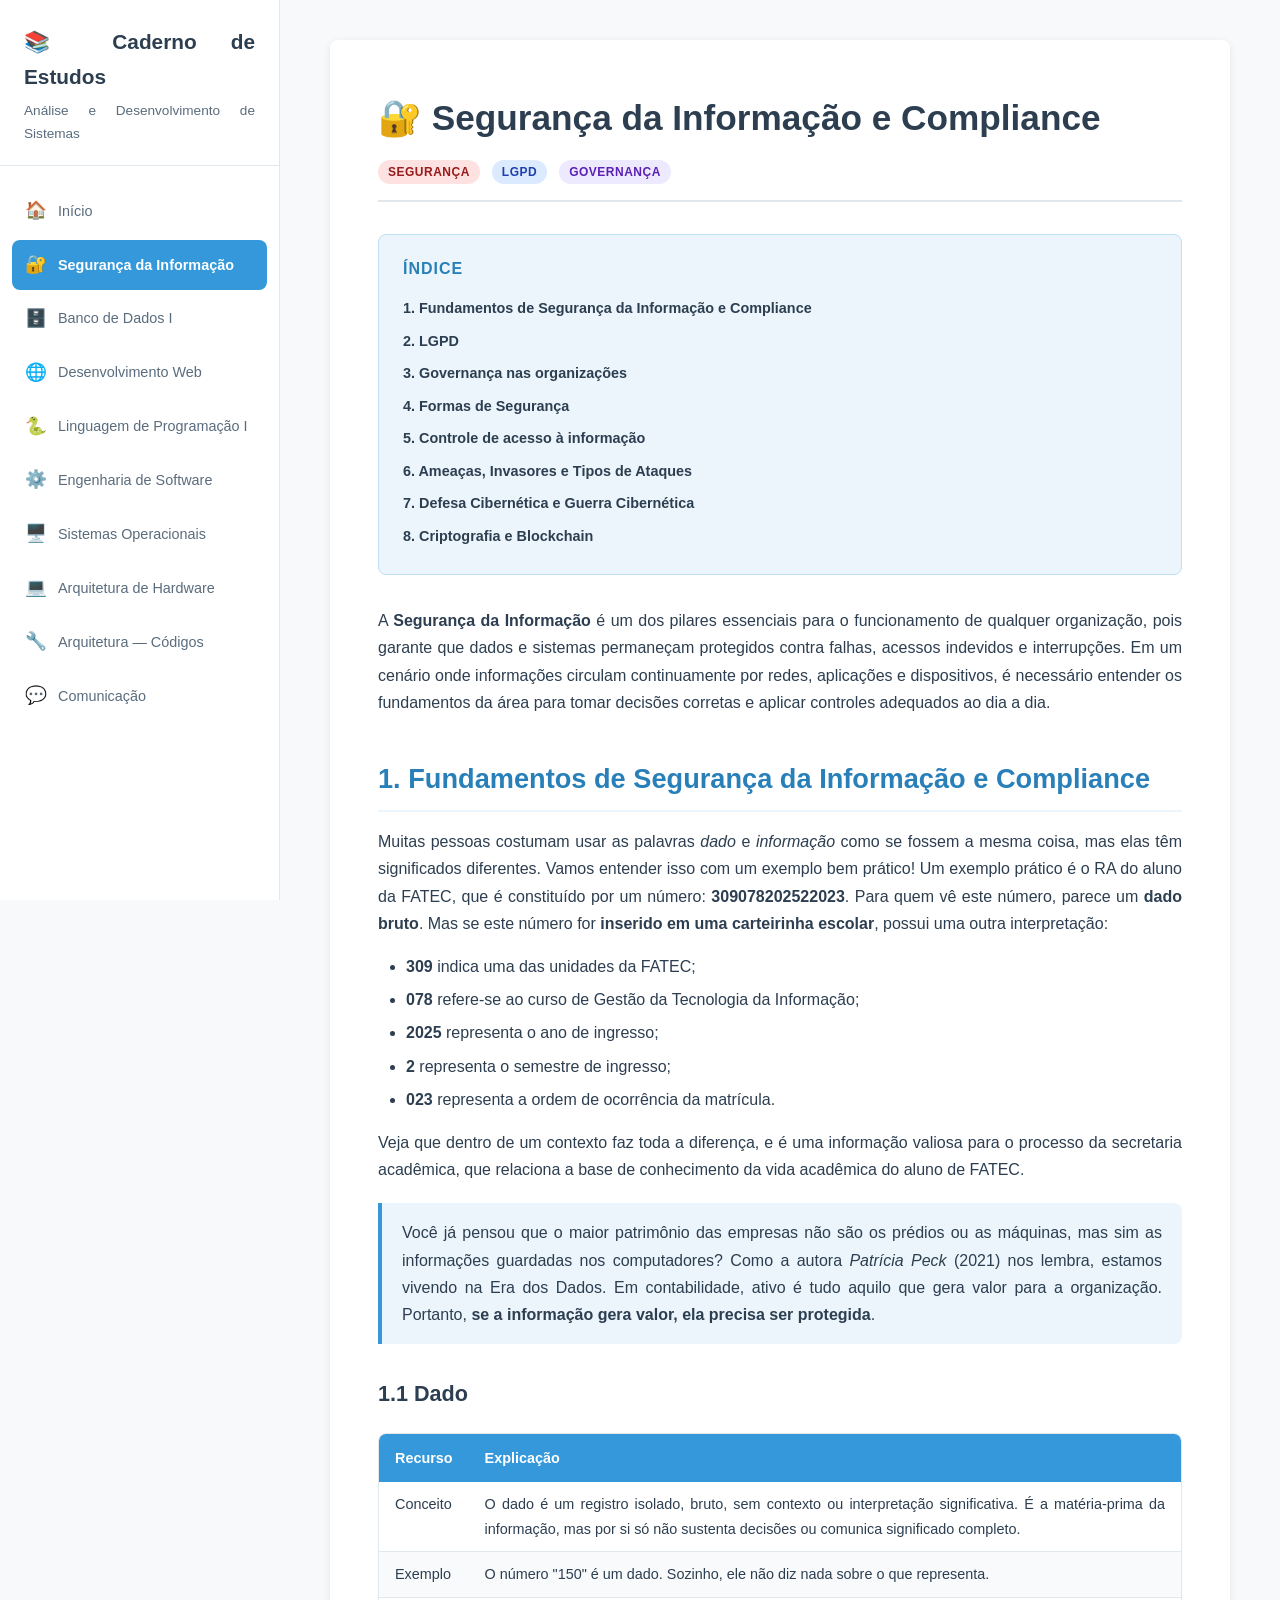
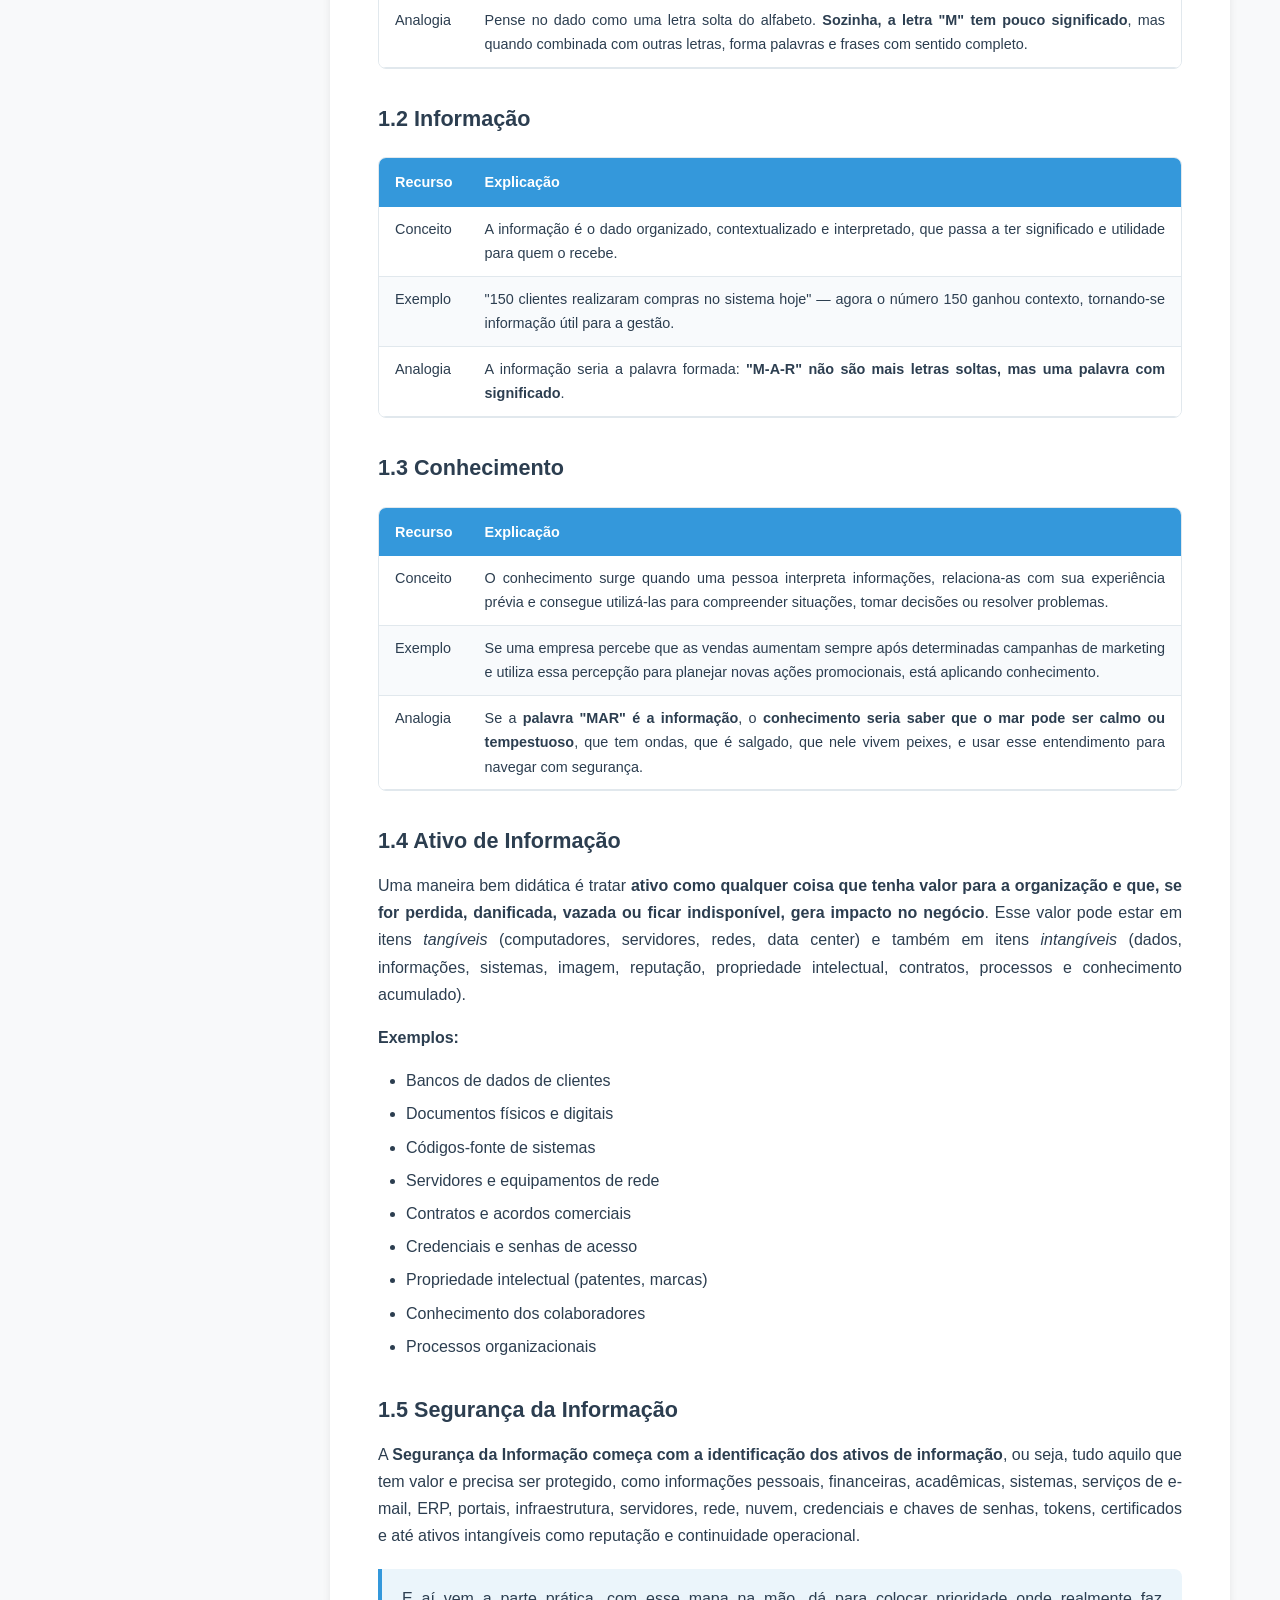
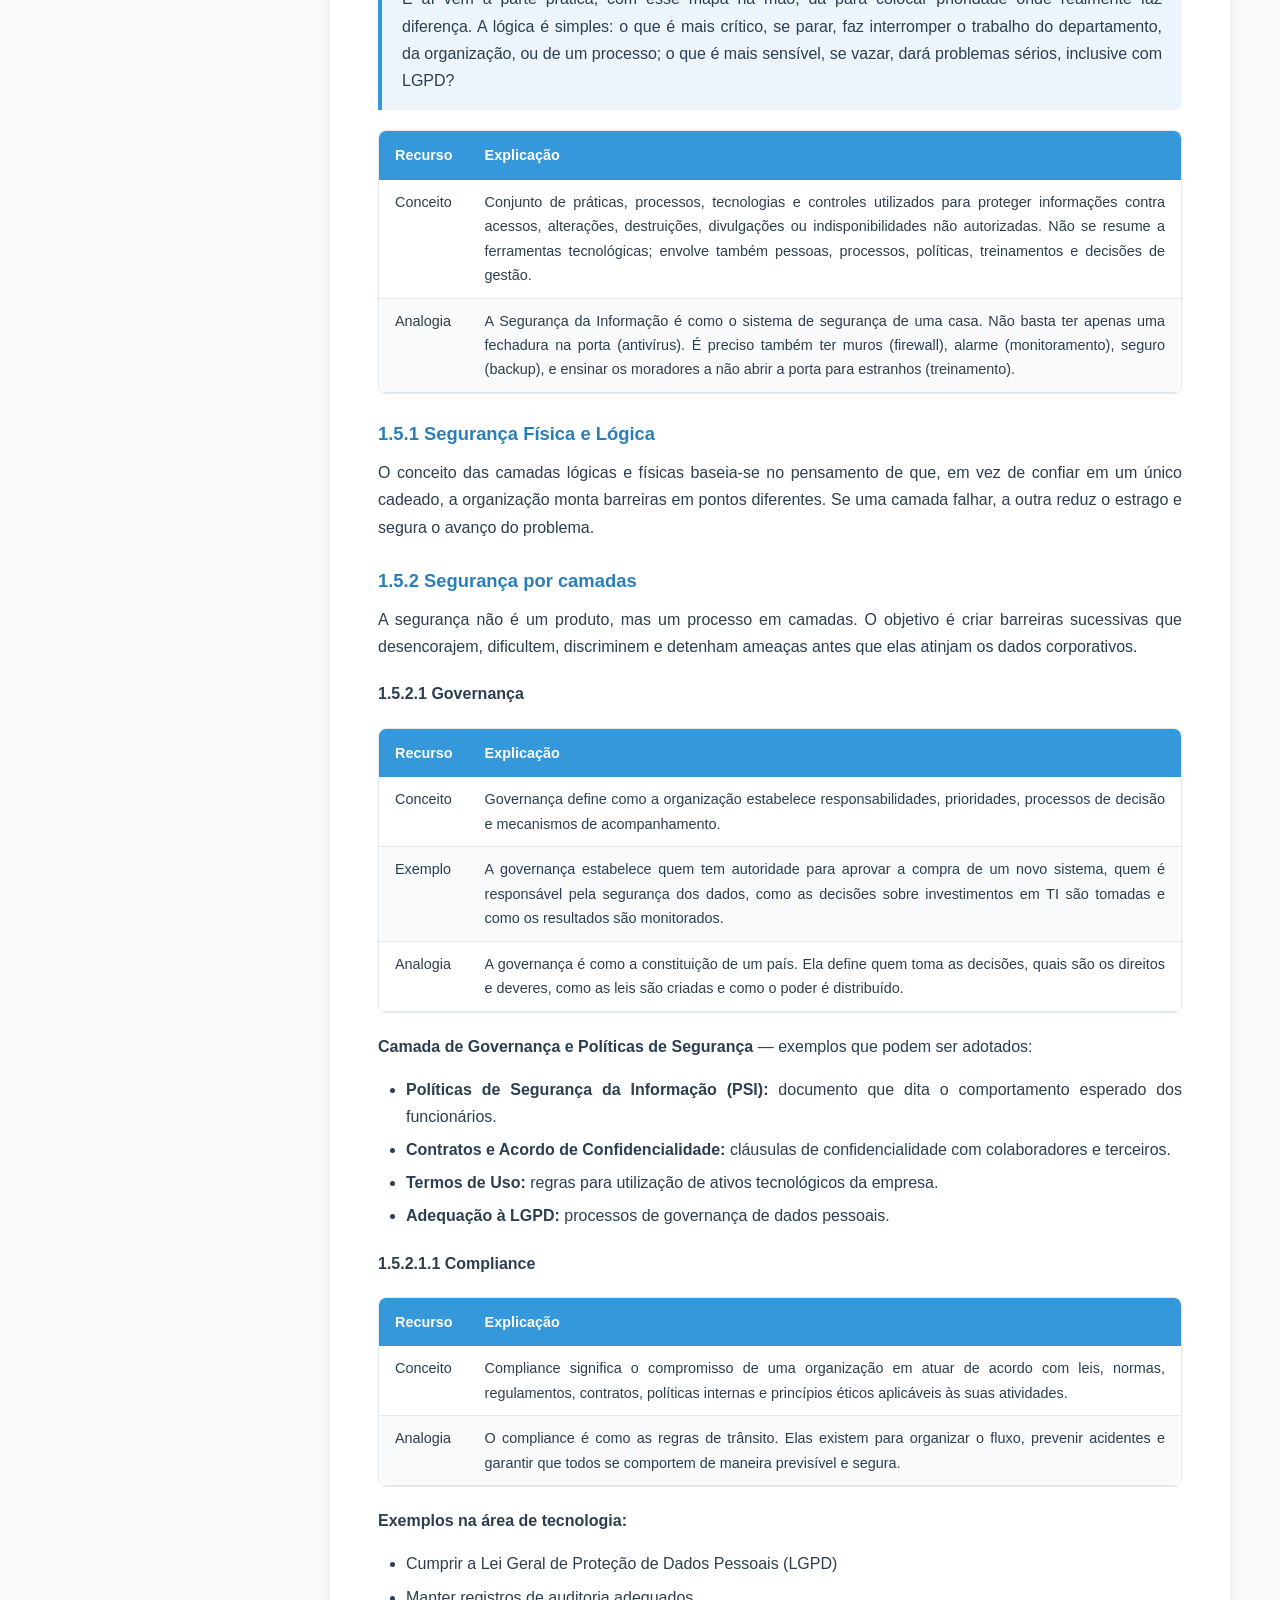
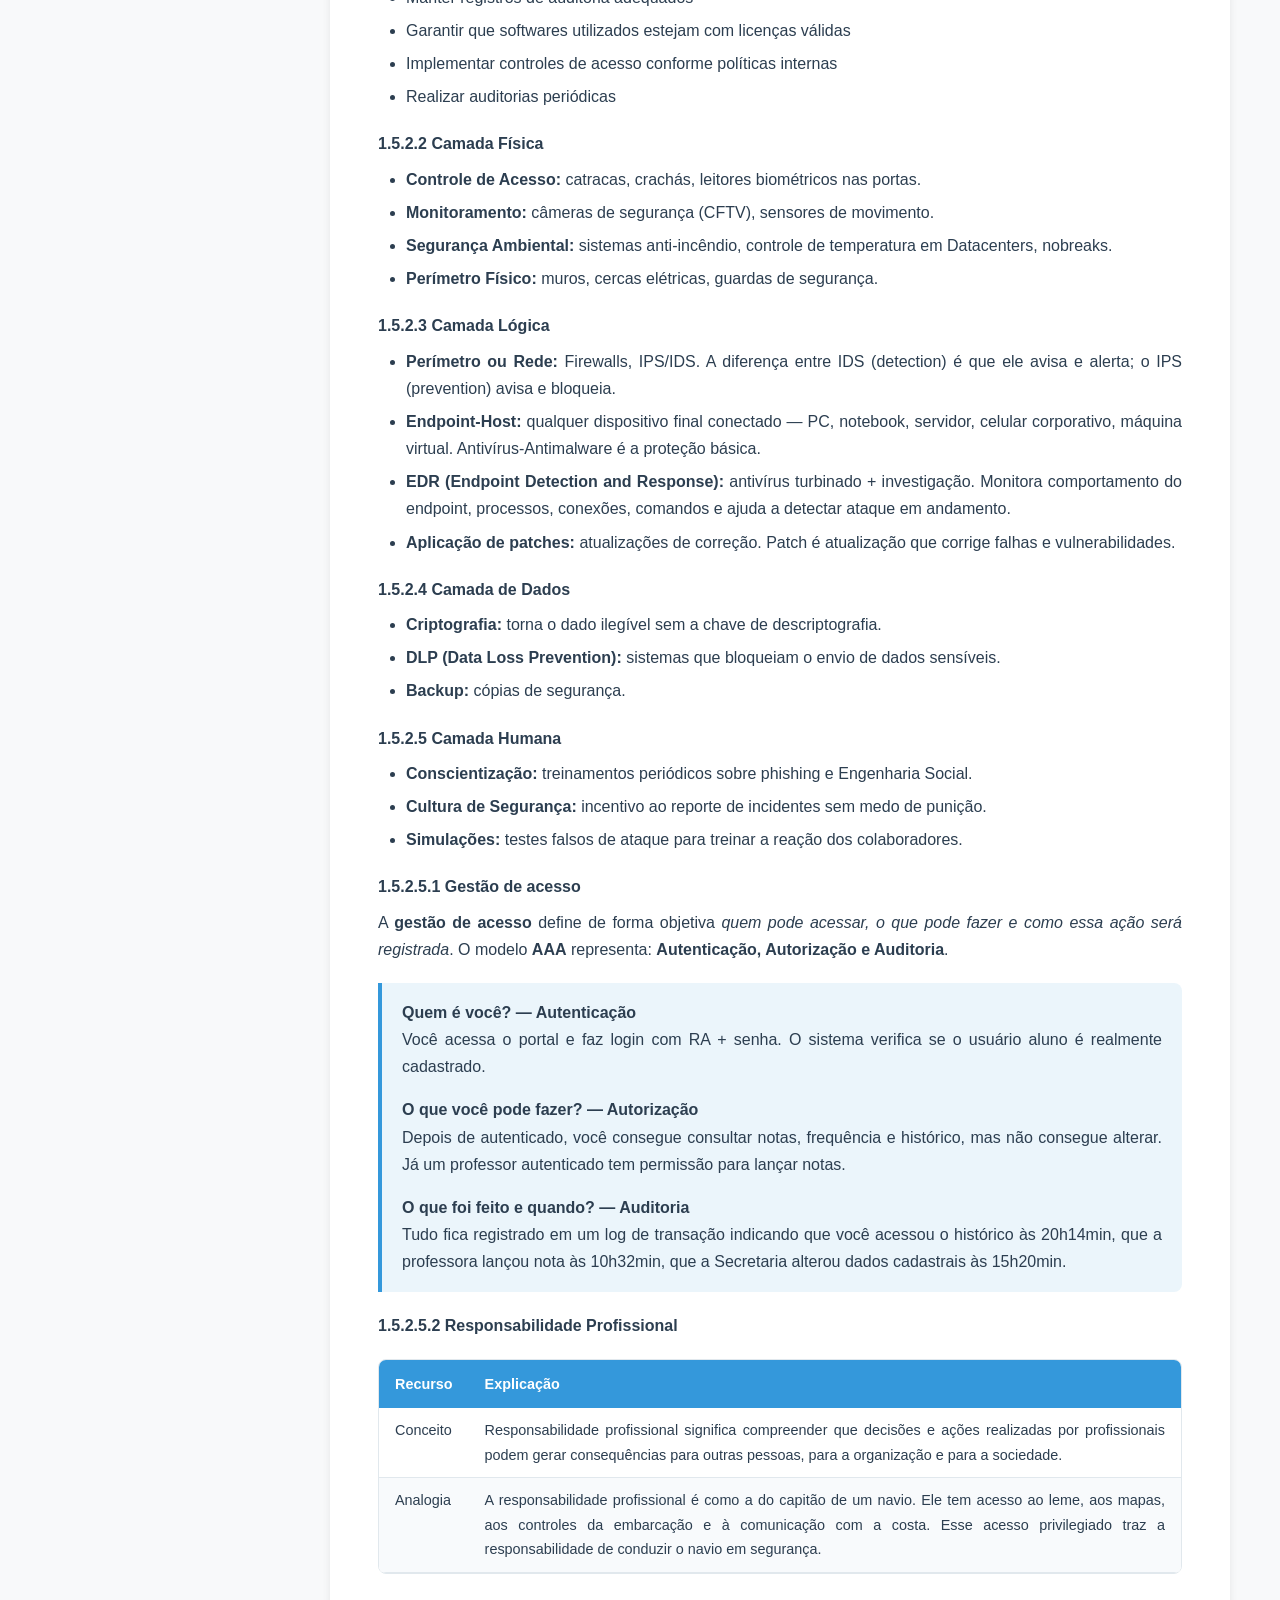
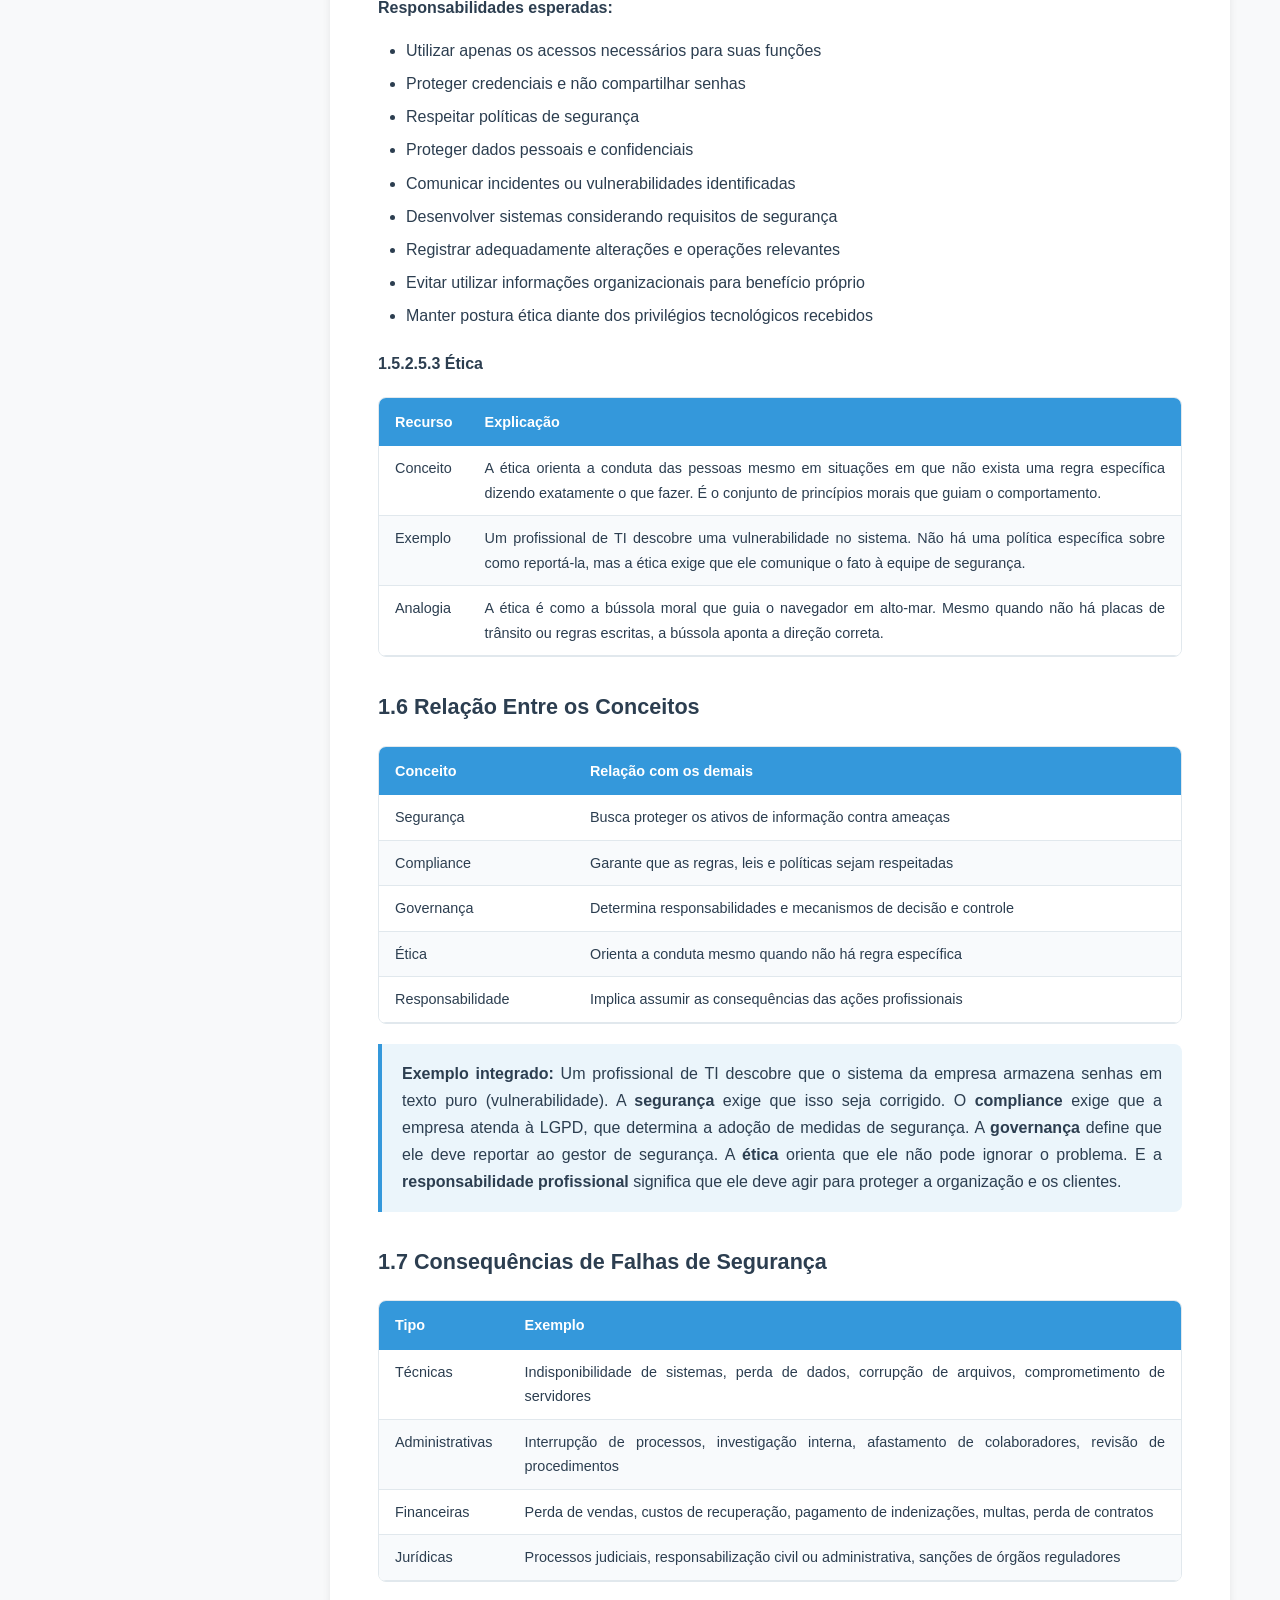
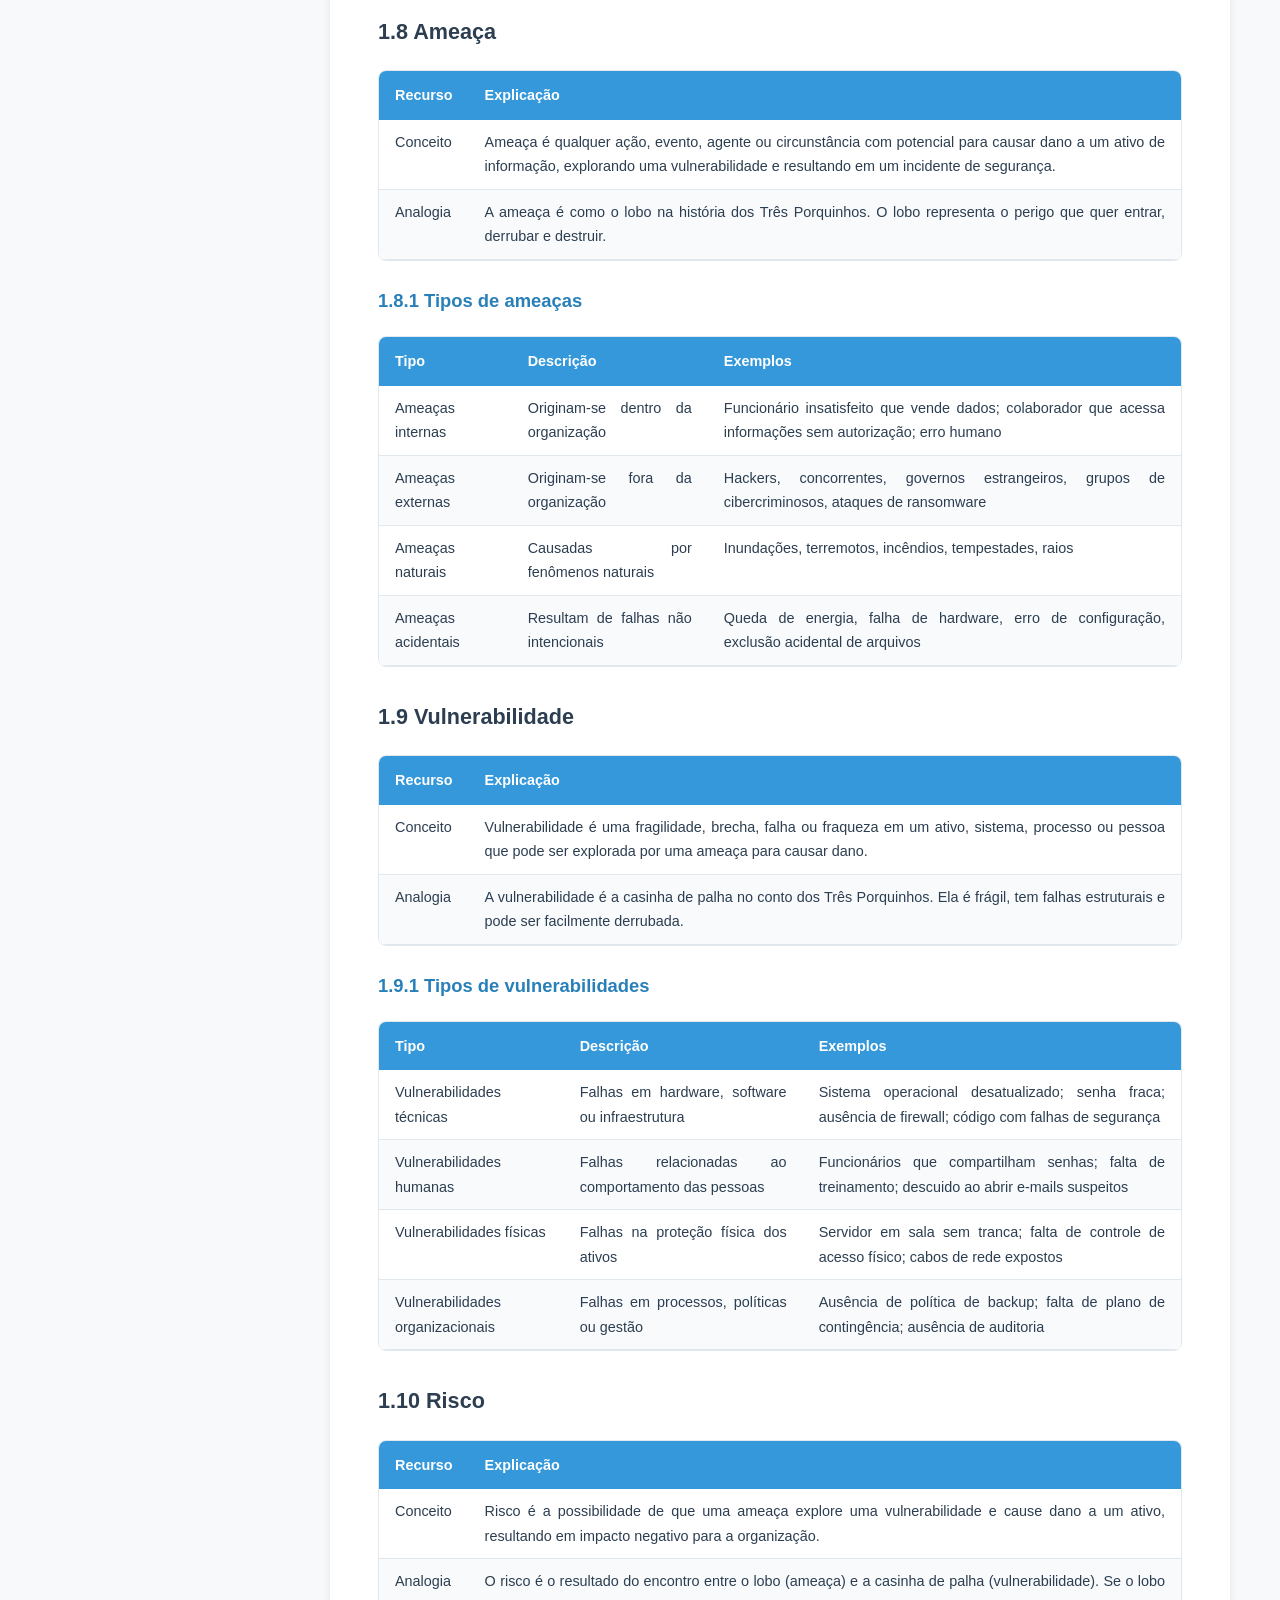
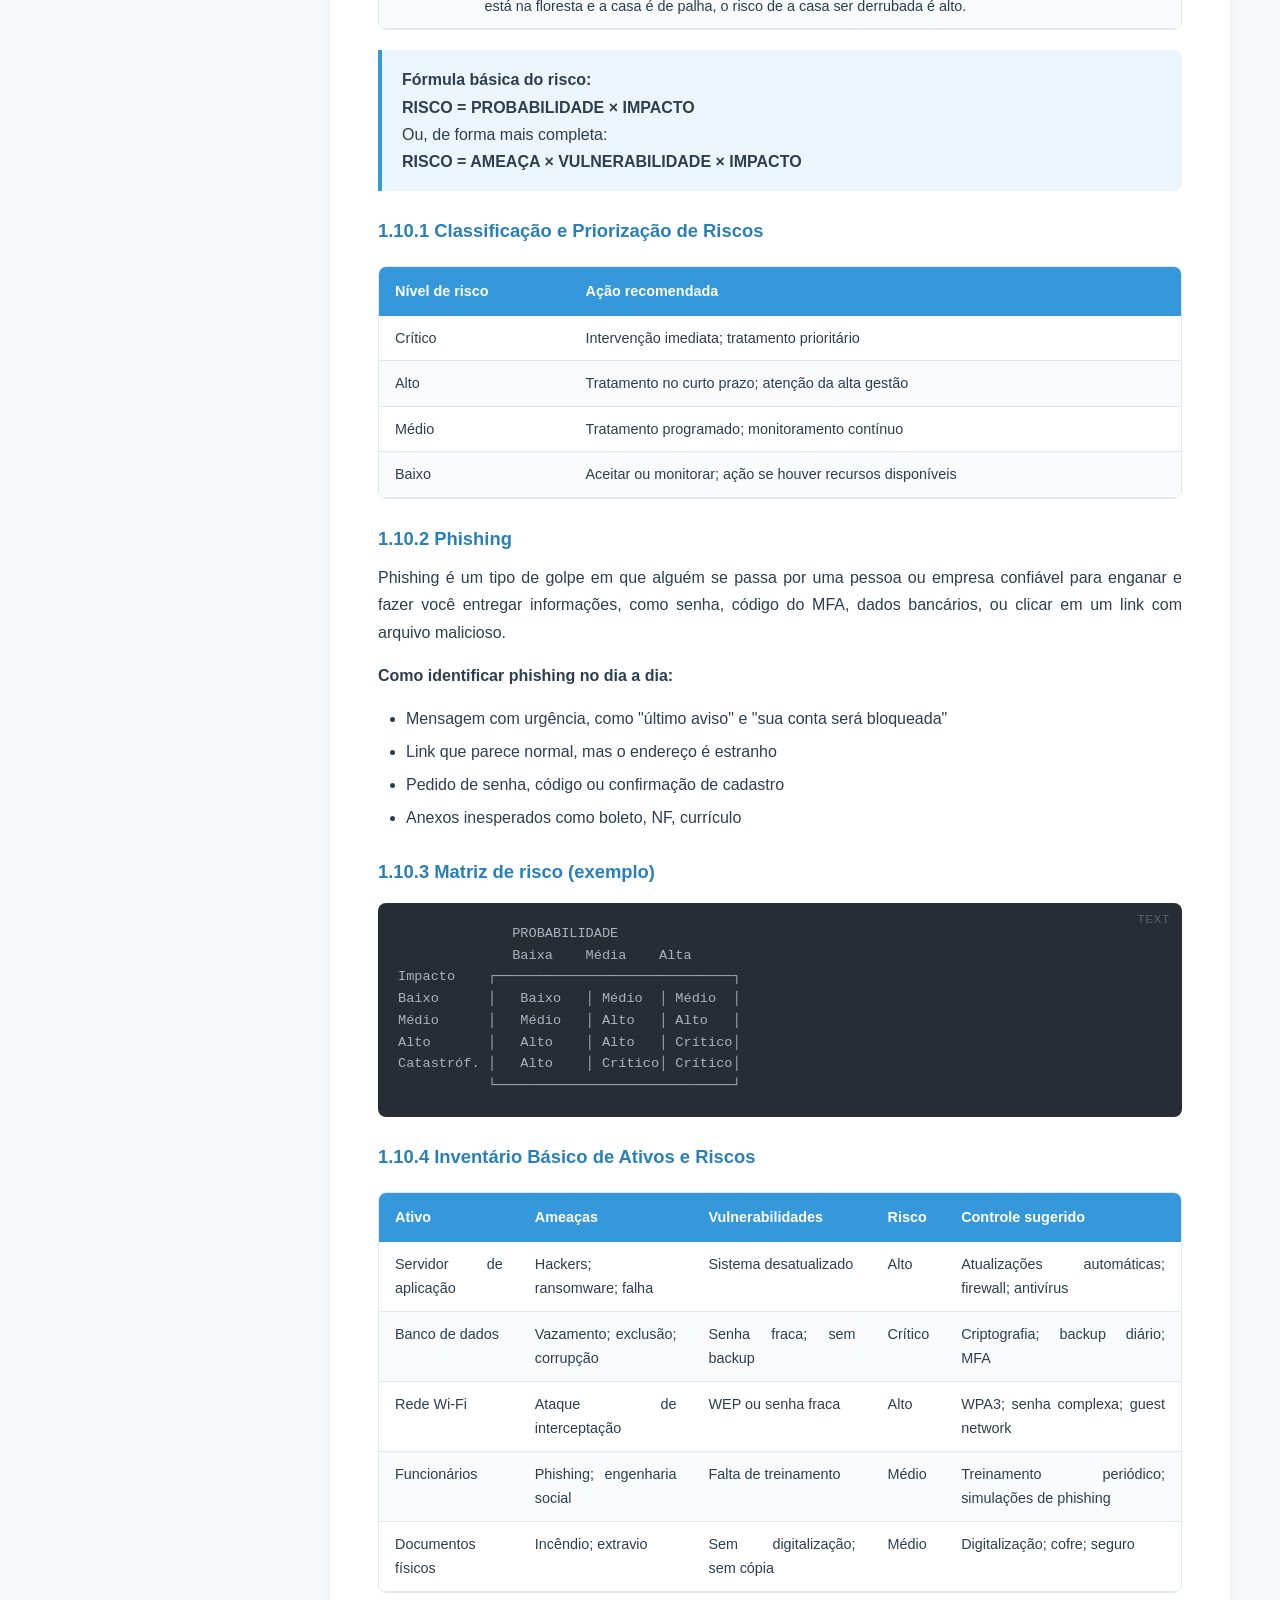
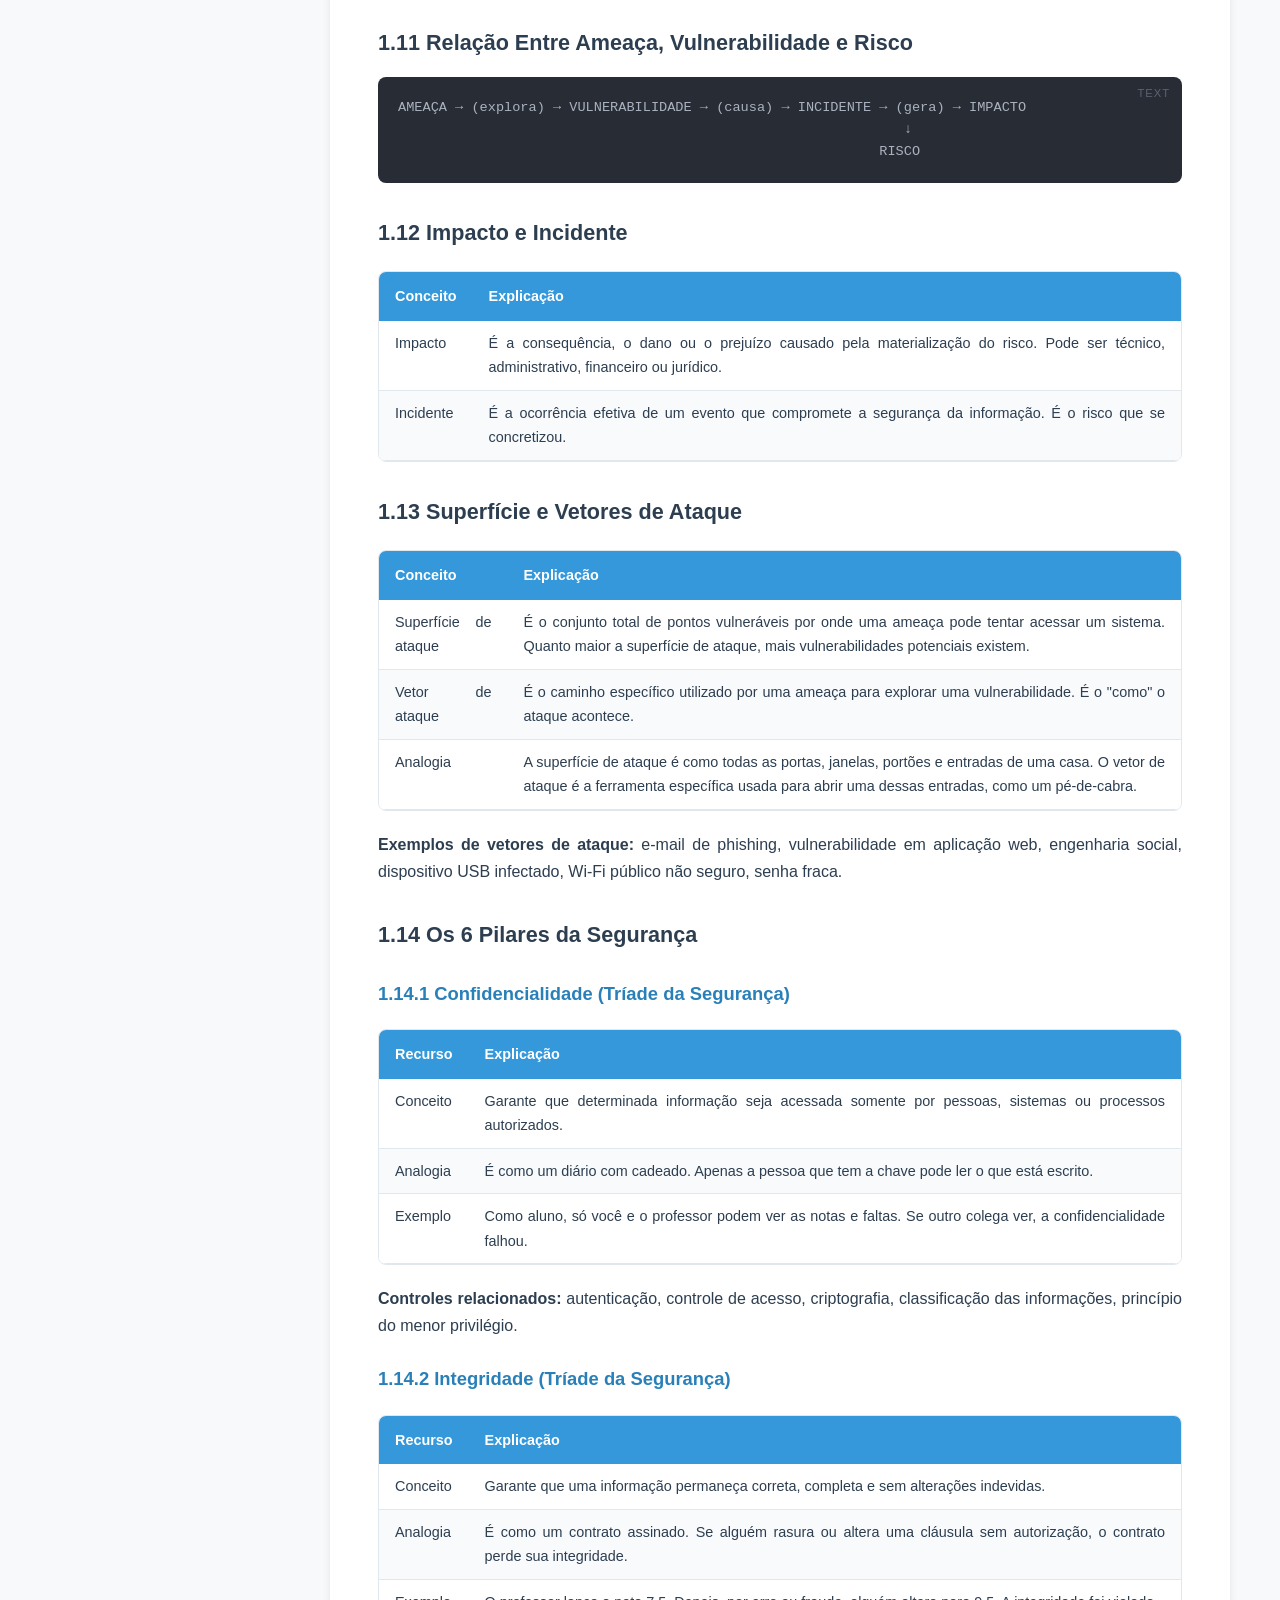
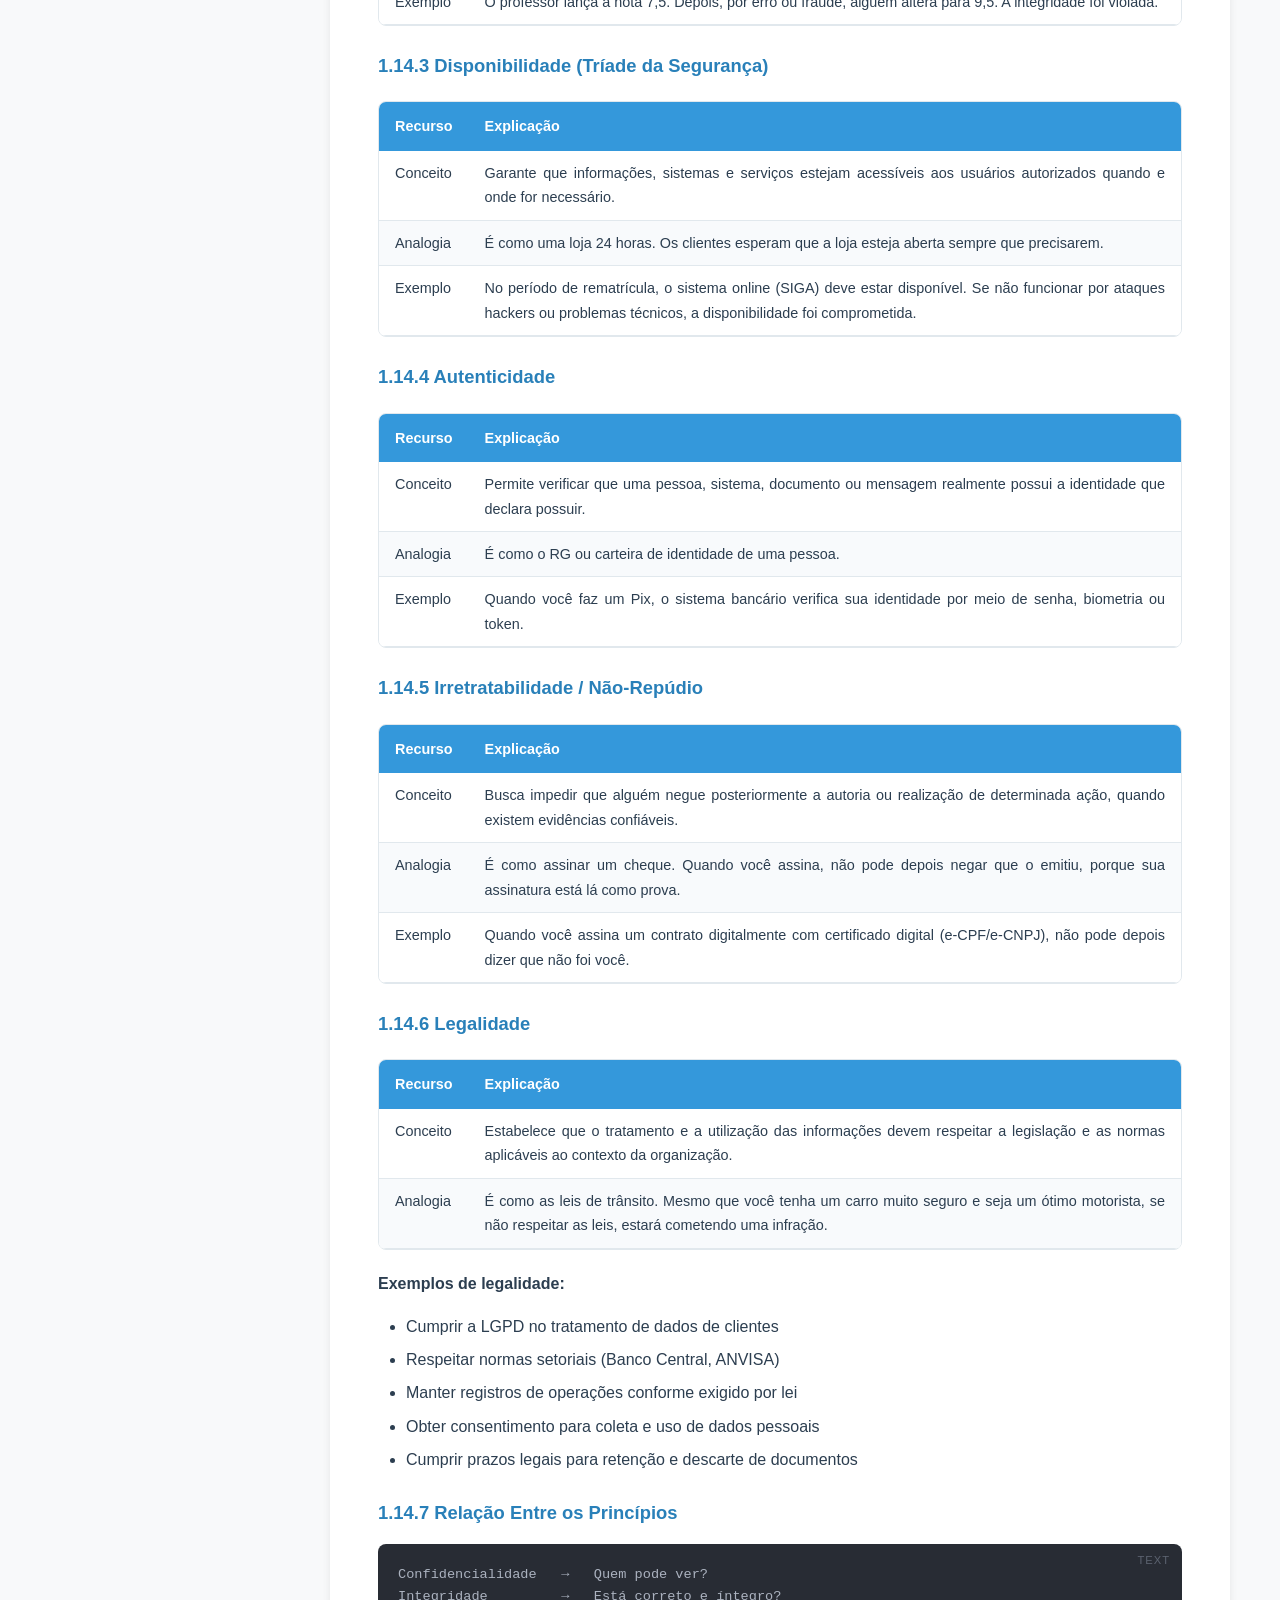
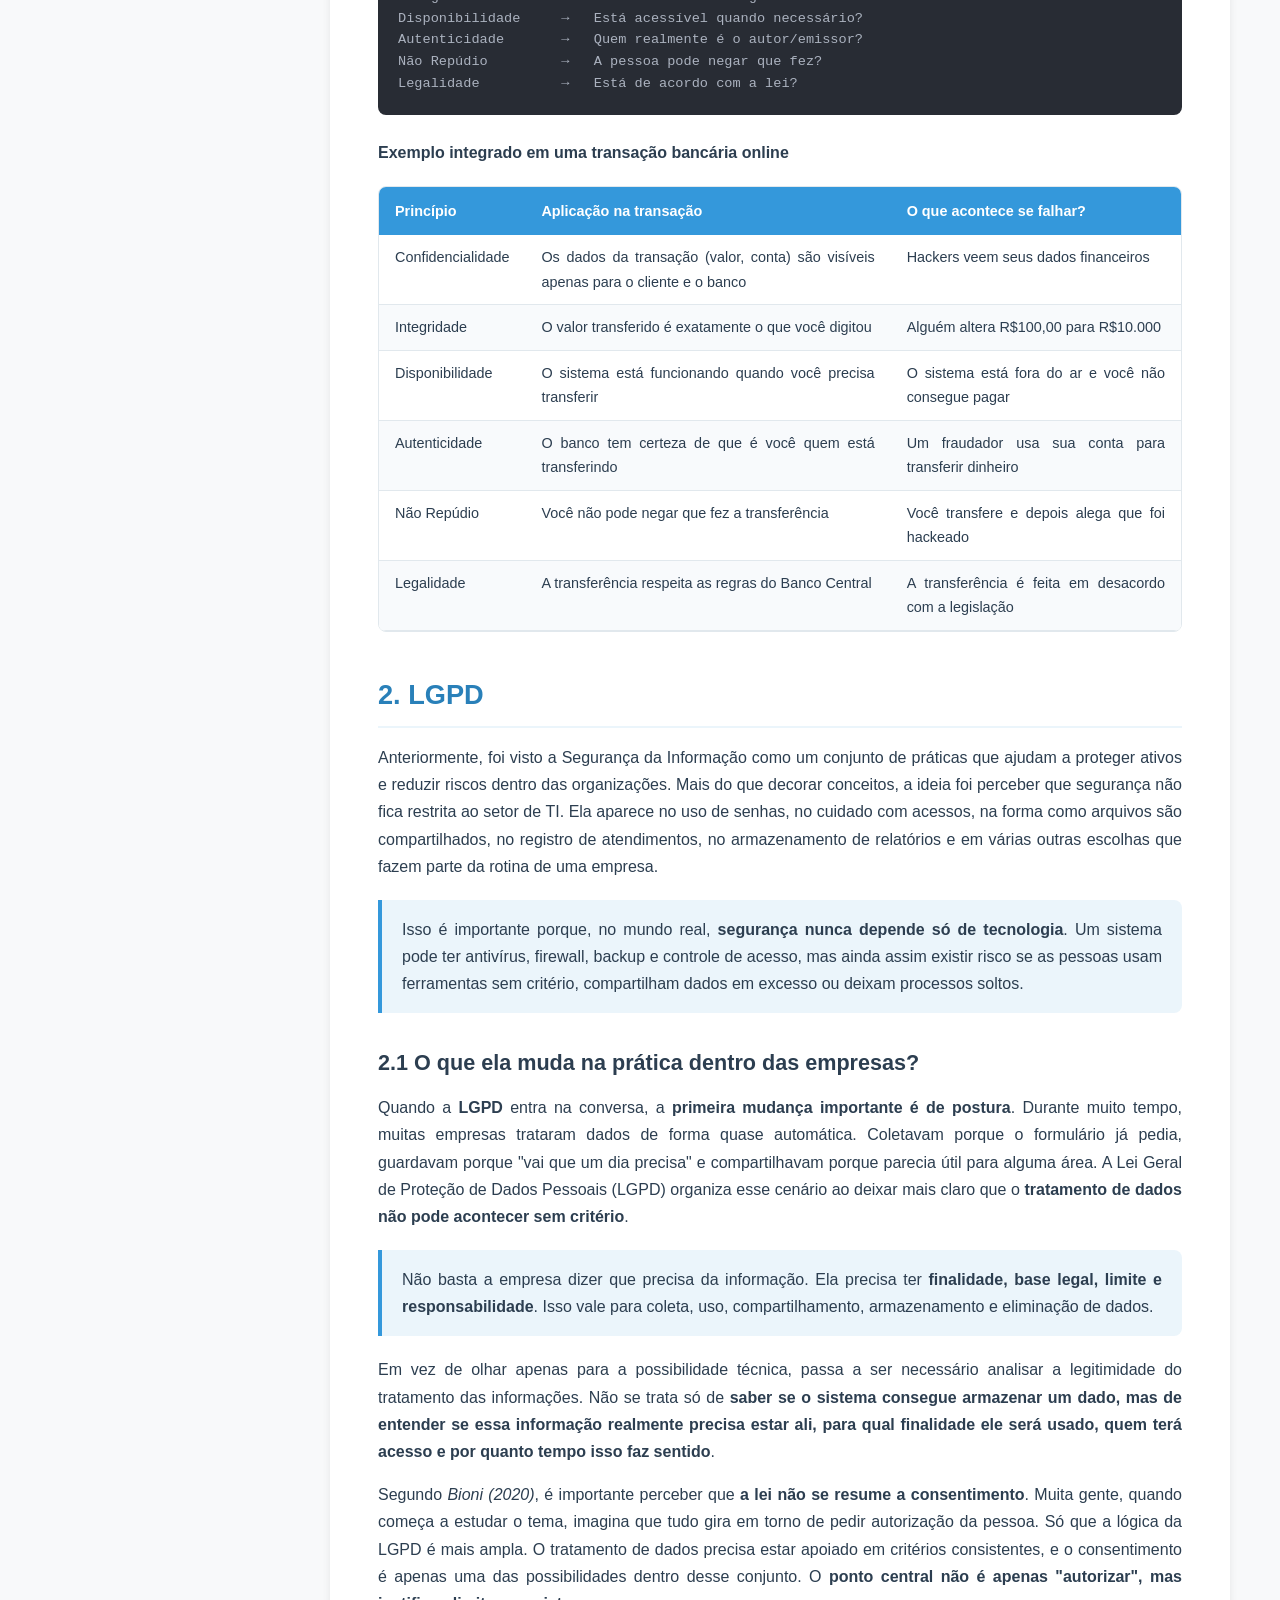
<file: study-notes/pages/seguranca-informacao.html>
<!DOCTYPE html>
<html lang="pt-BR">
<head>
    <meta charset="UTF-8">
    <meta name="viewport" content="width=device-width, initial-scale=1.0">
    <title>Segurança da Informação e Compliance</title>
    <link rel="stylesheet" href="../css/style.css">
</head>
<body>
    <button class="mobile-toggle" aria-label="Abrir menu">☰</button>
    <div class="sidebar-overlay"></div>

    <div class="container">
        <aside class="sidebar">
            <div class="sidebar-header">
                <h1><a href="index.html">📚 Caderno de Estudos</a></h1>
                <p>Análise e Desenvolvimento de Sistemas</p>
            </div>
            <ul class="sidebar-nav">
                <li><a href="../index.html"><span class="icon">🏠</span> Início</a></li>
                <li><a href="seguranca-informacao.html"><span class="icon">🔐</span> Segurança da Informação</a></li>
                <li><a href="banco-de-dados.html"><span class="icon">🗄️</span> Banco de Dados I</a></li>
                <li><a href="desenvolvimento-web.html"><span class="icon">🌐</span> Desenvolvimento Web</a></li>
                <li><a href="linguagem-programacao.html"><span class="icon">🐍</span> Linguagem de Programação I</a></li>
                <li><a href="engenharia-software.html"><span class="icon">⚙️</span> Engenharia de Software</a></li>
                <li><a href="sistemas-operacionais.html"><span class="icon">🖥️</span> Sistemas Operacionais</a></li>
                <li><a href="arquitetura-hardware.html"><span class="icon">💻</span> Arquitetura de Hardware</a></li>
                <li><a href="arquitetura-hardware-codigo.html"><span class="icon">🔧</span> Arquitetura — Códigos</a></li>
                <li><a href="comunicacao.html"><span class="icon">💬</span> Comunicação</a></li>
            </ul>
        </aside>
        <main class="main-content">
            <div class="content-wrapper">
                <div class="page-header">
                    <h1>🔐 Segurança da Informação e Compliance</h1>
                    <div class="page-meta">
                        <span class="badge badge-red">Segurança</span>
                        <span class="badge badge-blue">LGPD</span>
                        <span class="badge badge-purple">Governança</span>
                    </div>
                </div>

                <div class="toc">
                    <h3>Índice</h3>
                    <ul>
                        <li class="toc-h2"><a href="#fundamentos">1. Fundamentos de Segurança da Informação e Compliance</a></li>
                        <li class="toc-h2"><a href="#lgpd">2. LGPD</a></li>
                        <li class="toc-h2"><a href="#governanca">3. Governança nas organizações</a></li>
                        <li class="toc-h2"><a href="#formas-seguranca">4. Formas de Segurança</a></li>
                        <li class="toc-h2"><a href="#controle-acesso">5. Controle de acesso à informação</a></li>
                        <li class="toc-h2"><a href="#ameacas">6. Ameaças, Invasores e Tipos de Ataques</a></li>
                        <li class="toc-h2"><a href="#defesa">7. Defesa Cibernética e Guerra Cibernética</a></li>
                        <li class="toc-h2"><a href="#criptografia">8. Criptografia e Blockchain</a></li>
                    </ul>
                </div>

                <p>A <strong>Segurança da Informação</strong> é um dos pilares essenciais para o funcionamento de qualquer organização, pois garante que dados e sistemas permaneçam protegidos contra falhas, acessos indevidos e interrupções. Em um cenário onde informações circulam continuamente por redes, aplicações e dispositivos, é necessário entender os fundamentos da área para tomar decisões corretas e aplicar controles adequados ao dia a dia.</p>

                <h2 id="fundamentos">1. Fundamentos de Segurança da Informação e Compliance</h2>

                <p>Muitas pessoas costumam usar as palavras <em>dado</em> e <em>informação</em> como se fossem a mesma coisa, mas elas têm significados diferentes. Vamos entender isso com um exemplo bem prático! Um exemplo prático é o RA do aluno da FATEC, que é constituído por um número: <strong>309078202522023</strong>. Para quem vê este número, parece um <strong>dado bruto</strong>. Mas se este número for <strong>inserido em uma carteirinha escolar</strong>, possui uma outra interpretação:</p>

                <ul>
                    <li><strong>309</strong> indica uma das unidades da FATEC;</li>
                    <li><strong>078</strong> refere-se ao curso de Gestão da Tecnologia da Informação;</li>
                    <li><strong>2025</strong> representa o ano de ingresso;</li>
                    <li><strong>2</strong> representa o semestre de ingresso;</li>
                    <li><strong>023</strong> representa a ordem de ocorrência da matrícula.</li>
                </ul>

                <p>Veja que dentro de um contexto faz toda a diferença, e é uma informação valiosa para o processo da secretaria acadêmica, que relaciona a base de conhecimento da vida acadêmica do aluno de FATEC.</p>

                <blockquote>
                    <p>Você já pensou que o maior patrimônio das empresas não são os prédios ou as máquinas, mas sim as informações guardadas nos computadores? Como a autora <em>Patrícia Peck</em> (2021) nos lembra, estamos vivendo na Era dos Dados. Em contabilidade, ativo é tudo aquilo que gera valor para a organização. Portanto, <strong>se a informação gera valor, ela precisa ser protegida</strong>.</p>
                </blockquote>

                <h3>1.1 Dado</h3>

                <div class="table-wrapper">
                    <table>
                        <thead>
                            <tr><th>Recurso</th><th>Explicação</th></tr>
                        </thead>
                        <tbody>
                            <tr><td>Conceito</td><td>O dado é um registro isolado, bruto, sem contexto ou interpretação significativa. É a matéria-prima da informação, mas por si só não sustenta decisões ou comunica significado completo.</td></tr>
                            <tr><td>Exemplo</td><td>O número "150" é um dado. Sozinho, ele não diz nada sobre o que representa.</td></tr>
                            <tr><td>Analogia</td><td>Pense no dado como uma letra solta do alfabeto. <strong>Sozinha, a letra "M" tem pouco significado</strong>, mas quando combinada com outras letras, forma palavras e frases com sentido completo.</td></tr>
                        </tbody>
                    </table>
                </div>

                <h3>1.2 Informação</h3>

                <div class="table-wrapper">
                    <table>
                        <thead>
                            <tr><th>Recurso</th><th>Explicação</th></tr>
                        </thead>
                        <tbody>
                            <tr><td>Conceito</td><td>A informação é o dado organizado, contextualizado e interpretado, que passa a ter significado e utilidade para quem o recebe.</td></tr>
                            <tr><td>Exemplo</td><td>"150 clientes realizaram compras no sistema hoje" — agora o número 150 ganhou contexto, tornando-se informação útil para a gestão.</td></tr>
                            <tr><td>Analogia</td><td>A informação seria a palavra formada: <strong>"M-A-R" não são mais letras soltas, mas uma palavra com significado</strong>.</td></tr>
                        </tbody>
                    </table>
                </div>

                                <h3>1.3 Conhecimento</h3>

                <div class="table-wrapper">
                    <table>
                        <thead>
                            <tr><th>Recurso</th><th>Explicação</th></tr>
                        </thead>
                        <tbody>
                            <tr><td>Conceito</td><td>O conhecimento surge quando uma pessoa interpreta informações, relaciona-as com sua experiência prévia e consegue utilizá-las para compreender situações, tomar decisões ou resolver problemas.</td></tr>
                            <tr><td>Exemplo</td><td>Se uma empresa percebe que as vendas aumentam sempre após determinadas campanhas de marketing e utiliza essa percepção para planejar novas ações promocionais, está aplicando conhecimento.</td></tr>
                            <tr><td>Analogia</td><td>Se a <strong>palavra "MAR" é a informação</strong>, o <strong>conhecimento seria saber que o mar pode ser calmo ou tempestuoso</strong>, que tem ondas, que é salgado, que nele vivem peixes, e usar esse entendimento para navegar com segurança.</td></tr>
                        </tbody>
                    </table>
                </div>

                <h3>1.4 Ativo de Informação</h3>

                <p>Uma maneira bem didática é tratar <strong>ativo como qualquer coisa que tenha valor para a organização e que, se for perdida, danificada, vazada ou ficar indisponível, gera impacto no negócio</strong>. Esse valor pode estar em itens <em>tangíveis</em> (computadores, servidores, redes, data center) e também em itens <em>intangíveis</em> (dados, informações, sistemas, imagem, reputação, propriedade intelectual, contratos, processos e conhecimento acumulado).</p>

                <p><strong>Exemplos:</strong></p>
                <ul>
                    <li>Bancos de dados de clientes</li>
                    <li>Documentos físicos e digitais</li>
                    <li>Códigos-fonte de sistemas</li>
                    <li>Servidores e equipamentos de rede</li>
                    <li>Contratos e acordos comerciais</li>
                    <li>Credenciais e senhas de acesso</li>
                    <li>Propriedade intelectual (patentes, marcas)</li>
                    <li>Conhecimento dos colaboradores</li>
                    <li>Processos organizacionais</li>
                </ul>

                <h3>1.5 Segurança da Informação</h3>

                <p>A <strong>Segurança da Informação começa com a identificação dos ativos de informação</strong>, ou seja, tudo aquilo que tem valor e precisa ser protegido, como informações pessoais, financeiras, acadêmicas, sistemas, serviços de e-mail, ERP, portais, infraestrutura, servidores, rede, nuvem, credenciais e chaves de senhas, tokens, certificados e até ativos intangíveis como reputação e continuidade operacional.</p>

                <blockquote>
                    <p>E aí vem a parte prática, com esse mapa na mão, dá para colocar prioridade onde realmente faz diferença. A lógica é simples: o que é mais crítico, se parar, faz interromper o trabalho do departamento, da organização, ou de um processo; o que é mais sensível, se vazar, dará problemas sérios, inclusive com LGPD?</p>
                </blockquote>

                <div class="table-wrapper">
                    <table>
                        <thead>
                            <tr><th>Recurso</th><th>Explicação</th></tr>
                        </thead>
                        <tbody>
                            <tr><td>Conceito</td><td>Conjunto de práticas, processos, tecnologias e controles utilizados para proteger informações contra acessos, alterações, destruições, divulgações ou indisponibilidades não autorizadas. Não se resume a ferramentas tecnológicas; envolve também pessoas, processos, políticas, treinamentos e decisões de gestão.</td></tr>
                            <tr><td>Analogia</td><td>A Segurança da Informação é como o sistema de segurança de uma casa. Não basta ter apenas uma fechadura na porta (antivírus). É preciso também ter muros (firewall), alarme (monitoramento), seguro (backup), e ensinar os moradores a não abrir a porta para estranhos (treinamento).</td></tr>
                        </tbody>
                    </table>
                </div>

                <h4>1.5.1 Segurança Física e Lógica</h4>
                <p>O conceito das camadas lógicas e físicas baseia-se no pensamento de que, em vez de confiar em um único cadeado, a organização monta barreiras em pontos diferentes. Se uma camada falhar, a outra reduz o estrago e segura o avanço do problema.</p>

                <h4>1.5.2 Segurança por camadas</h4>
                <p>A segurança não é um produto, mas um processo em camadas. O objetivo é criar barreiras sucessivas que desencorajem, dificultem, discriminem e detenham ameaças antes que elas atinjam os dados corporativos.</p>

                <h5>1.5.2.1 Governança</h5>
                <div class="table-wrapper">
                    <table>
                        <thead><tr><th>Recurso</th><th>Explicação</th></tr></thead>
                        <tbody>
                            <tr><td>Conceito</td><td>Governança define como a organização estabelece responsabilidades, prioridades, processos de decisão e mecanismos de acompanhamento.</td></tr>
                            <tr><td>Exemplo</td><td>A governança estabelece quem tem autoridade para aprovar a compra de um novo sistema, quem é responsável pela segurança dos dados, como as decisões sobre investimentos em TI são tomadas e como os resultados são monitorados.</td></tr>
                            <tr><td>Analogia</td><td>A governança é como a constituição de um país. Ela define quem toma as decisões, quais são os direitos e deveres, como as leis são criadas e como o poder é distribuído.</td></tr>
                        </tbody>
                    </table>
                </div>

                <p><strong>Camada de Governança e Políticas de Segurança</strong> — exemplos que podem ser adotados:</p>
                <ul>
                    <li><strong>Políticas de Segurança da Informação (PSI):</strong> documento que dita o comportamento esperado dos funcionários.</li>
                    <li><strong>Contratos e Acordo de Confidencialidade:</strong> cláusulas de confidencialidade com colaboradores e terceiros.</li>
                    <li><strong>Termos de Uso:</strong> regras para utilização de ativos tecnológicos da empresa.</li>
                    <li><strong>Adequação à LGPD:</strong> processos de governança de dados pessoais.</li>
                </ul>

                <h6>1.5.2.1.1 Compliance</h6>
                <div class="table-wrapper">
                    <table>
                        <thead><tr><th>Recurso</th><th>Explicação</th></tr></thead>
                        <tbody>
                            <tr><td>Conceito</td><td>Compliance significa o compromisso de uma organização em atuar de acordo com leis, normas, regulamentos, contratos, políticas internas e princípios éticos aplicáveis às suas atividades.</td></tr>
                            <tr><td>Analogia</td><td>O compliance é como as regras de trânsito. Elas existem para organizar o fluxo, prevenir acidentes e garantir que todos se comportem de maneira previsível e segura.</td></tr>
                        </tbody>
                    </table>
                </div>
                <p><strong>Exemplos na área de tecnologia:</strong></p>
                <ul>
                    <li>Cumprir a Lei Geral de Proteção de Dados Pessoais (LGPD)</li>
                    <li>Manter registros de auditoria adequados</li>
                    <li>Garantir que softwares utilizados estejam com licenças válidas</li>
                    <li>Implementar controles de acesso conforme políticas internas</li>
                    <li>Realizar auditorias periódicas</li>
                </ul>

                <h5>1.5.2.2 Camada Física</h5>
                <ul>
                    <li><strong>Controle de Acesso:</strong> catracas, crachás, leitores biométricos nas portas.</li>
                    <li><strong>Monitoramento:</strong> câmeras de segurança (CFTV), sensores de movimento.</li>
                    <li><strong>Segurança Ambiental:</strong> sistemas anti-incêndio, controle de temperatura em Datacenters, nobreaks.</li>
                    <li><strong>Perímetro Físico:</strong> muros, cercas elétricas, guardas de segurança.</li>
                </ul>

                <h5>1.5.2.3 Camada Lógica</h5>
                <ul>
                    <li><strong>Perímetro ou Rede:</strong> Firewalls, IPS/IDS. A diferença entre IDS (detection) é que ele avisa e alerta; o IPS (prevention) avisa e bloqueia.</li>
                    <li><strong>Endpoint-Host:</strong> qualquer dispositivo final conectado — PC, notebook, servidor, celular corporativo, máquina virtual. Antivírus-Antimalware é a proteção básica.</li>
                    <li><strong>EDR (Endpoint Detection and Response):</strong> antivírus turbinado + investigação. Monitora comportamento do endpoint, processos, conexões, comandos e ajuda a detectar ataque em andamento.</li>
                    <li><strong>Aplicação de patches:</strong> atualizações de correção. Patch é atualização que corrige falhas e vulnerabilidades.</li>
                </ul>

                <h5>1.5.2.4 Camada de Dados</h5>
                <ul>
                    <li><strong>Criptografia:</strong> torna o dado ilegível sem a chave de descriptografia.</li>
                    <li><strong>DLP (Data Loss Prevention):</strong> sistemas que bloqueiam o envio de dados sensíveis.</li>
                    <li><strong>Backup:</strong> cópias de segurança.</li>
                </ul>

                <h5>1.5.2.5 Camada Humana</h5>
                <ul>
                    <li><strong>Conscientização:</strong> treinamentos periódicos sobre phishing e Engenharia Social.</li>
                    <li><strong>Cultura de Segurança:</strong> incentivo ao reporte de incidentes sem medo de punição.</li>
                    <li><strong>Simulações:</strong> testes falsos de ataque para treinar a reação dos colaboradores.</li>
                </ul>

                <h6>1.5.2.5.1 Gestão de acesso</h6>
                <p>A <strong>gestão de acesso</strong> define de forma objetiva <em>quem pode acessar, o que pode fazer e como essa ação será registrada</em>. O modelo <strong>AAA</strong> representa: <strong>Autenticação, Autorização e Auditoria</strong>.</p>

                <blockquote>
                    <p><strong>Quem é você? — Autenticação</strong><br>
                    Você acessa o portal e faz login com RA + senha. O sistema verifica se o usuário aluno é realmente cadastrado.</p>
                    <p><strong>O que você pode fazer? — Autorização</strong><br>
                    Depois de autenticado, você consegue consultar notas, frequência e histórico, mas não consegue alterar. Já um professor autenticado tem permissão para lançar notas.</p>
                    <p><strong>O que foi feito e quando? — Auditoria</strong><br>
                    Tudo fica registrado em um log de transação indicando que você acessou o histórico às 20h14min, que a professora lançou nota às 10h32min, que a Secretaria alterou dados cadastrais às 15h20min.</p>
                </blockquote>

                <h6>1.5.2.5.2 Responsabilidade Profissional</h6>
                <div class="table-wrapper">
                    <table>
                        <thead><tr><th>Recurso</th><th>Explicação</th></tr></thead>
                        <tbody>
                            <tr><td>Conceito</td><td>Responsabilidade profissional significa compreender que decisões e ações realizadas por profissionais podem gerar consequências para outras pessoas, para a organização e para a sociedade.</td></tr>
                            <tr><td>Analogia</td><td>A responsabilidade profissional é como a do capitão de um navio. Ele tem acesso ao leme, aos mapas, aos controles da embarcação e à comunicação com a costa. Esse acesso privilegiado traz a responsabilidade de conduzir o navio em segurança.</td></tr>
                        </tbody>
                    </table>
                </div>
                <p><strong>Responsabilidades esperadas:</strong></p>
                <ul>
                    <li>Utilizar apenas os acessos necessários para suas funções</li>
                    <li>Proteger credenciais e não compartilhar senhas</li>
                    <li>Respeitar políticas de segurança</li>
                    <li>Proteger dados pessoais e confidenciais</li>
                    <li>Comunicar incidentes ou vulnerabilidades identificadas</li>
                    <li>Desenvolver sistemas considerando requisitos de segurança</li>
                    <li>Registrar adequadamente alterações e operações relevantes</li>
                    <li>Evitar utilizar informações organizacionais para benefício próprio</li>
                    <li>Manter postura ética diante dos privilégios tecnológicos recebidos</li>
                </ul>

                <h6>1.5.2.5.3 Ética</h6>
                <div class="table-wrapper">
                    <table>
                        <thead><tr><th>Recurso</th><th>Explicação</th></tr></thead>
                        <tbody>
                            <tr><td>Conceito</td><td>A ética orienta a conduta das pessoas mesmo em situações em que não exista uma regra específica dizendo exatamente o que fazer. É o conjunto de princípios morais que guiam o comportamento.</td></tr>
                            <tr><td>Exemplo</td><td>Um profissional de TI descobre uma vulnerabilidade no sistema. Não há uma política específica sobre como reportá-la, mas a ética exige que ele comunique o fato à equipe de segurança.</td></tr>
                            <tr><td>Analogia</td><td>A ética é como a bússola moral que guia o navegador em alto-mar. Mesmo quando não há placas de trânsito ou regras escritas, a bússola aponta a direção correta.</td></tr>
                        </tbody>
                    </table>
                </div>

                <h3>1.6 Relação Entre os Conceitos</h3>
                <div class="table-wrapper">
                    <table>
                        <thead><tr><th>Conceito</th><th>Relação com os demais</th></tr></thead>
                        <tbody>
                            <tr><td>Segurança</td><td>Busca proteger os ativos de informação contra ameaças</td></tr>
                            <tr><td>Compliance</td><td>Garante que as regras, leis e políticas sejam respeitadas</td></tr>
                            <tr><td>Governança</td><td>Determina responsabilidades e mecanismos de decisão e controle</td></tr>
                            <tr><td>Ética</td><td>Orienta a conduta mesmo quando não há regra específica</td></tr>
                            <tr><td>Responsabilidade</td><td>Implica assumir as consequências das ações profissionais</td></tr>
                        </tbody>
                    </table>
                </div>

                <blockquote>
                    <p><strong>Exemplo integrado:</strong> Um profissional de TI descobre que o sistema da empresa armazena senhas em texto puro (vulnerabilidade). A <strong>segurança</strong> exige que isso seja corrigido. O <strong>compliance</strong> exige que a empresa atenda à LGPD, que determina a adoção de medidas de segurança. A <strong>governança</strong> define que ele deve reportar ao gestor de segurança. A <strong>ética</strong> orienta que ele não pode ignorar o problema. E a <strong>responsabilidade profissional</strong> significa que ele deve agir para proteger a organização e os clientes.</p>
                </blockquote>

                <h3>1.7 Consequências de Falhas de Segurança</h3>
                <div class="table-wrapper">
                    <table>
                        <thead><tr><th>Tipo</th><th>Exemplo</th></tr></thead>
                        <tbody>
                            <tr><td>Técnicas</td><td>Indisponibilidade de sistemas, perda de dados, corrupção de arquivos, comprometimento de servidores</td></tr>
                            <tr><td>Administrativas</td><td>Interrupção de processos, investigação interna, afastamento de colaboradores, revisão de procedimentos</td></tr>
                            <tr><td>Financeiras</td><td>Perda de vendas, custos de recuperação, pagamento de indenizações, multas, perda de contratos</td></tr>
                            <tr><td>Jurídicas</td><td>Processos judiciais, responsabilização civil ou administrativa, sanções de órgãos reguladores</td></tr>
                        </tbody>
                    </table>
                </div>

                <h3>1.8 Ameaça</h3>
                <div class="table-wrapper">
                    <table>
                        <thead><tr><th>Recurso</th><th>Explicação</th></tr></thead>
                        <tbody>
                            <tr><td>Conceito</td><td>Ameaça é qualquer ação, evento, agente ou circunstância com potencial para causar dano a um ativo de informação, explorando uma vulnerabilidade e resultando em um incidente de segurança.</td></tr>
                            <tr><td>Analogia</td><td>A ameaça é como o lobo na história dos Três Porquinhos. O lobo representa o perigo que quer entrar, derrubar e destruir.</td></tr>
                        </tbody>
                    </table>
                </div>

                <h4>1.8.1 Tipos de ameaças</h4>
                <div class="table-wrapper">
                    <table>
                        <thead><tr><th>Tipo</th><th>Descrição</th><th>Exemplos</th></tr></thead>
                        <tbody>
                            <tr><td>Ameaças internas</td><td>Originam-se dentro da organização</td><td>Funcionário insatisfeito que vende dados; colaborador que acessa informações sem autorização; erro humano</td></tr>
                            <tr><td>Ameaças externas</td><td>Originam-se fora da organização</td><td>Hackers, concorrentes, governos estrangeiros, grupos de cibercriminosos, ataques de ransomware</td></tr>
                            <tr><td>Ameaças naturais</td><td>Causadas por fenômenos naturais</td><td>Inundações, terremotos, incêndios, tempestades, raios</td></tr>
                            <tr><td>Ameaças acidentais</td><td>Resultam de falhas não intencionais</td><td>Queda de energia, falha de hardware, erro de configuração, exclusão acidental de arquivos</td></tr>
                        </tbody>
                    </table>
                </div>

                <h3>1.9 Vulnerabilidade</h3>
                <div class="table-wrapper">
                    <table>
                        <thead><tr><th>Recurso</th><th>Explicação</th></tr></thead>
                        <tbody>
                            <tr><td>Conceito</td><td>Vulnerabilidade é uma fragilidade, brecha, falha ou fraqueza em um ativo, sistema, processo ou pessoa que pode ser explorada por uma ameaça para causar dano.</td></tr>
                            <tr><td>Analogia</td><td>A vulnerabilidade é a casinha de palha no conto dos Três Porquinhos. Ela é frágil, tem falhas estruturais e pode ser facilmente derrubada.</td></tr>
                        </tbody>
                    </table>
                </div>

                <h4>1.9.1 Tipos de vulnerabilidades</h4>
                <div class="table-wrapper">
                    <table>
                        <thead><tr><th>Tipo</th><th>Descrição</th><th>Exemplos</th></tr></thead>
                        <tbody>
                            <tr><td>Vulnerabilidades técnicas</td><td>Falhas em hardware, software ou infraestrutura</td><td>Sistema operacional desatualizado; senha fraca; ausência de firewall; código com falhas de segurança</td></tr>
                            <tr><td>Vulnerabilidades humanas</td><td>Falhas relacionadas ao comportamento das pessoas</td><td>Funcionários que compartilham senhas; falta de treinamento; descuido ao abrir e-mails suspeitos</td></tr>
                            <tr><td>Vulnerabilidades físicas</td><td>Falhas na proteção física dos ativos</td><td>Servidor em sala sem tranca; falta de controle de acesso físico; cabos de rede expostos</td></tr>
                            <tr><td>Vulnerabilidades organizacionais</td><td>Falhas em processos, políticas ou gestão</td><td>Ausência de política de backup; falta de plano de contingência; ausência de auditoria</td></tr>
                        </tbody>
                    </table>
                </div>

                <h3>1.10 Risco</h3>
                <div class="table-wrapper">
                    <table>
                        <thead><tr><th>Recurso</th><th>Explicação</th></tr></thead>
                        <tbody>
                            <tr><td>Conceito</td><td>Risco é a possibilidade de que uma ameaça explore uma vulnerabilidade e cause dano a um ativo, resultando em impacto negativo para a organização.</td></tr>
                            <tr><td>Analogia</td><td>O risco é o resultado do encontro entre o lobo (ameaça) e a casinha de palha (vulnerabilidade). Se o lobo está na floresta e a casa é de palha, o risco de a casa ser derrubada é alto.</td></tr>
                        </tbody>
                    </table>
                </div>

                <blockquote>
                    <p><strong>Fórmula básica do risco:</strong><br>
                    <strong>RISCO = PROBABILIDADE × IMPACTO</strong><br>
                    Ou, de forma mais completa:<br>
                    <strong>RISCO = AMEAÇA × VULNERABILIDADE × IMPACTO</strong></p>
                </blockquote>

                <h4>1.10.1 Classificação e Priorização de Riscos</h4>
                <div class="table-wrapper">
                    <table>
                        <thead><tr><th>Nível de risco</th><th>Ação recomendada</th></tr></thead>
                        <tbody>
                            <tr><td>Crítico</td><td>Intervenção imediata; tratamento prioritário</td></tr>
                            <tr><td>Alto</td><td>Tratamento no curto prazo; atenção da alta gestão</td></tr>
                            <tr><td>Médio</td><td>Tratamento programado; monitoramento contínuo</td></tr>
                            <tr><td>Baixo</td><td>Aceitar ou monitorar; ação se houver recursos disponíveis</td></tr>
                        </tbody>
                    </table>
                </div>

                <h4>1.10.2 Phishing</h4>
                <p>Phishing é um tipo de golpe em que alguém se passa por uma pessoa ou empresa confiável para enganar e fazer você entregar informações, como senha, código do MFA, dados bancários, ou clicar em um link com arquivo malicioso.</p>
                <p><strong>Como identificar phishing no dia a dia:</strong></p>
                <ul>
                    <li>Mensagem com urgência, como "último aviso" e "sua conta será bloqueada"</li>
                    <li>Link que parece normal, mas o endereço é estranho</li>
                    <li>Pedido de senha, código ou confirmação de cadastro</li>
                    <li>Anexos inesperados como boleto, NF, currículo</li>
                </ul>

                <h4>1.10.3 Matriz de risco (exemplo)</h4>
<pre data-lang="text"><code>              PROBABILIDADE
              Baixa    Média    Alta
Impacto    ┌─────────────────────────────┐
Baixo      │   Baixo   │ Médio  │ Médio  │
Médio      │   Médio   │ Alto   │ Alto   │
Alto       │   Alto    │ Alto   │ Crítico│
Catastróf. │   Alto    │ Crítico│ Crítico│
           └─────────────────────────────┘</code></pre>

                <h4>1.10.4 Inventário Básico de Ativos e Riscos</h4>
                <div class="table-wrapper">
                    <table>
                        <thead><tr><th>Ativo</th><th>Ameaças</th><th>Vulnerabilidades</th><th>Risco</th><th>Controle sugerido</th></tr></thead>
                        <tbody>
                            <tr><td>Servidor de aplicação</td><td>Hackers; ransomware; falha</td><td>Sistema desatualizado</td><td>Alto</td><td>Atualizações automáticas; firewall; antivírus</td></tr>
                            <tr><td>Banco de dados</td><td>Vazamento; exclusão; corrupção</td><td>Senha fraca; sem backup</td><td>Crítico</td><td>Criptografia; backup diário; MFA</td></tr>
                            <tr><td>Rede Wi-Fi</td><td>Ataque de interceptação</td><td>WEP ou senha fraca</td><td>Alto</td><td>WPA3; senha complexa; guest network</td></tr>
                            <tr><td>Funcionários</td><td>Phishing; engenharia social</td><td>Falta de treinamento</td><td>Médio</td><td>Treinamento periódico; simulações de phishing</td></tr>
                            <tr><td>Documentos físicos</td><td>Incêndio; extravio</td><td>Sem digitalização; sem cópia</td><td>Médio</td><td>Digitalização; cofre; seguro</td></tr>
                        </tbody>
                    </table>
                </div>

                <h3>1.11 Relação Entre Ameaça, Vulnerabilidade e Risco</h3>
<pre data-lang="text"><code>AMEAÇA → (explora) → VULNERABILIDADE → (causa) → INCIDENTE → (gera) → IMPACTO
                                                              ↓
                                                           RISCO</code></pre>

                <h3>1.12 Impacto e Incidente</h3>
                <div class="table-wrapper">
                    <table>
                        <thead><tr><th>Conceito</th><th>Explicação</th></tr></thead>
                        <tbody>
                            <tr><td>Impacto</td><td>É a consequência, o dano ou o prejuízo causado pela materialização do risco. Pode ser técnico, administrativo, financeiro ou jurídico.</td></tr>
                            <tr><td>Incidente</td><td>É a ocorrência efetiva de um evento que compromete a segurança da informação. É o risco que se concretizou.</td></tr>
                        </tbody>
                    </table>
                </div>

                <h3>1.13 Superfície e Vetores de Ataque</h3>
                <div class="table-wrapper">
                    <table>
                        <thead><tr><th>Conceito</th><th>Explicação</th></tr></thead>
                        <tbody>
                            <tr><td>Superfície de ataque</td><td>É o conjunto total de pontos vulneráveis por onde uma ameaça pode tentar acessar um sistema. Quanto maior a superfície de ataque, mais vulnerabilidades potenciais existem.</td></tr>
                            <tr><td>Vetor de ataque</td><td>É o caminho específico utilizado por uma ameaça para explorar uma vulnerabilidade. É o "como" o ataque acontece.</td></tr>
                            <tr><td>Analogia</td><td>A superfície de ataque é como todas as portas, janelas, portões e entradas de uma casa. O vetor de ataque é a ferramenta específica usada para abrir uma dessas entradas, como um pé-de-cabra.</td></tr>
                        </tbody>
                    </table>
                </div>
                <p><strong>Exemplos de vetores de ataque:</strong> e-mail de phishing, vulnerabilidade em aplicação web, engenharia social, dispositivo USB infectado, Wi-Fi público não seguro, senha fraca.</p>

                <h3>1.14 Os 6 Pilares da Segurança</h3>

                <h4>1.14.1 Confidencialidade (Tríade da Segurança)</h4>
                <div class="table-wrapper">
                    <table>
                        <thead><tr><th>Recurso</th><th>Explicação</th></tr></thead>
                        <tbody>
                            <tr><td>Conceito</td><td>Garante que determinada informação seja acessada somente por pessoas, sistemas ou processos autorizados.</td></tr>
                            <tr><td>Analogia</td><td>É como um diário com cadeado. Apenas a pessoa que tem a chave pode ler o que está escrito.</td></tr>
                            <tr><td>Exemplo</td><td>Como aluno, só você e o professor podem ver as notas e faltas. Se outro colega ver, a confidencialidade falhou.</td></tr>
                        </tbody>
                    </table>
                </div>
                <p><strong>Controles relacionados:</strong> autenticação, controle de acesso, criptografia, classificação das informações, princípio do menor privilégio.</p>

                <h4>1.14.2 Integridade (Tríade da Segurança)</h4>
                <div class="table-wrapper">
                    <table>
                        <thead><tr><th>Recurso</th><th>Explicação</th></tr></thead>
                        <tbody>
                            <tr><td>Conceito</td><td>Garante que uma informação permaneça correta, completa e sem alterações indevidas.</td></tr>
                            <tr><td>Analogia</td><td>É como um contrato assinado. Se alguém rasura ou altera uma cláusula sem autorização, o contrato perde sua integridade.</td></tr>
                            <tr><td>Exemplo</td><td>O professor lança a nota 7,5. Depois, por erro ou fraude, alguém altera para 9,5. A integridade foi violada.</td></tr>
                        </tbody>
                    </table>
                </div>

                <h4>1.14.3 Disponibilidade (Tríade da Segurança)</h4>
                <div class="table-wrapper">
                    <table>
                        <thead><tr><th>Recurso</th><th>Explicação</th></tr></thead>
                        <tbody>
                            <tr><td>Conceito</td><td>Garante que informações, sistemas e serviços estejam acessíveis aos usuários autorizados quando e onde for necessário.</td></tr>
                            <tr><td>Analogia</td><td>É como uma loja 24 horas. Os clientes esperam que a loja esteja aberta sempre que precisarem.</td></tr>
                            <tr><td>Exemplo</td><td>No período de rematrícula, o sistema online (SIGA) deve estar disponível. Se não funcionar por ataques hackers ou problemas técnicos, a disponibilidade foi comprometida.</td></tr>
                        </tbody>
                    </table>
                </div>

                <h4>1.14.4 Autenticidade</h4>
                <div class="table-wrapper">
                    <table>
                        <thead><tr><th>Recurso</th><th>Explicação</th></tr></thead>
                        <tbody>
                            <tr><td>Conceito</td><td>Permite verificar que uma pessoa, sistema, documento ou mensagem realmente possui a identidade que declara possuir.</td></tr>
                            <tr><td>Analogia</td><td>É como o RG ou carteira de identidade de uma pessoa.</td></tr>
                            <tr><td>Exemplo</td><td>Quando você faz um Pix, o sistema bancário verifica sua identidade por meio de senha, biometria ou token.</td></tr>
                        </tbody>
                    </table>
                </div>

                <h4>1.14.5 Irretratabilidade / Não-Repúdio</h4>
                <div class="table-wrapper">
                    <table>
                        <thead><tr><th>Recurso</th><th>Explicação</th></tr></thead>
                        <tbody>
                            <tr><td>Conceito</td><td>Busca impedir que alguém negue posteriormente a autoria ou realização de determinada ação, quando existem evidências confiáveis.</td></tr>
                            <tr><td>Analogia</td><td>É como assinar um cheque. Quando você assina, não pode depois negar que o emitiu, porque sua assinatura está lá como prova.</td></tr>
                            <tr><td>Exemplo</td><td>Quando você assina um contrato digitalmente com certificado digital (e-CPF/e-CNPJ), não pode depois dizer que não foi você.</td></tr>
                        </tbody>
                    </table>
                </div>

                                <h4>1.14.6 Legalidade</h4>
                <div class="table-wrapper">
                    <table>
                        <thead><tr><th>Recurso</th><th>Explicação</th></tr></thead>
                        <tbody>
                            <tr><td>Conceito</td><td>Estabelece que o tratamento e a utilização das informações devem respeitar a legislação e as normas aplicáveis ao contexto da organização.</td></tr>
                            <tr><td>Analogia</td><td>É como as leis de trânsito. Mesmo que você tenha um carro muito seguro e seja um ótimo motorista, se não respeitar as leis, estará cometendo uma infração.</td></tr>
                        </tbody>
                    </table>
                </div>
                <p><strong>Exemplos de legalidade:</strong></p>
                <ul>
                    <li>Cumprir a LGPD no tratamento de dados de clientes</li>
                    <li>Respeitar normas setoriais (Banco Central, ANVISA)</li>
                    <li>Manter registros de operações conforme exigido por lei</li>
                    <li>Obter consentimento para coleta e uso de dados pessoais</li>
                    <li>Cumprir prazos legais para retenção e descarte de documentos</li>
                </ul>

                <h4>1.14.7 Relação Entre os Princípios</h4>
<pre data-lang="text"><code>Confidencialidade   →   Quem pode ver?
Integridade         →   Está correto e íntegro?
Disponibilidade     →   Está acessível quando necessário?
Autenticidade       →   Quem realmente é o autor/emissor?
Não Repúdio         →   A pessoa pode negar que fez?
Legalidade          →   Está de acordo com a lei?</code></pre>

                <h5>Exemplo integrado em uma transação bancária online</h5>
                <div class="table-wrapper">
                    <table>
                        <thead><tr><th>Princípio</th><th>Aplicação na transação</th><th>O que acontece se falhar?</th></tr></thead>
                        <tbody>
                            <tr><td>Confidencialidade</td><td>Os dados da transação (valor, conta) são visíveis apenas para o cliente e o banco</td><td>Hackers veem seus dados financeiros</td></tr>
                            <tr><td>Integridade</td><td>O valor transferido é exatamente o que você digitou</td><td>Alguém altera R$100,00 para R$10.000</td></tr>
                            <tr><td>Disponibilidade</td><td>O sistema está funcionando quando você precisa transferir</td><td>O sistema está fora do ar e você não consegue pagar</td></tr>
                            <tr><td>Autenticidade</td><td>O banco tem certeza de que é você quem está transferindo</td><td>Um fraudador usa sua conta para transferir dinheiro</td></tr>
                            <tr><td>Não Repúdio</td><td>Você não pode negar que fez a transferência</td><td>Você transfere e depois alega que foi hackeado</td></tr>
                            <tr><td>Legalidade</td><td>A transferência respeita as regras do Banco Central</td><td>A transferência é feita em desacordo com a legislação</td></tr>
                        </tbody>
                    </table>
                </div>

                <h2 id="lgpd">2. LGPD</h2>

                <p>Anteriormente, foi visto a Segurança da Informação como um conjunto de práticas que ajudam a proteger ativos e reduzir riscos dentro das organizações. Mais do que decorar conceitos, a ideia foi perceber que segurança não fica restrita ao setor de TI. Ela aparece no uso de senhas, no cuidado com acessos, na forma como arquivos são compartilhados, no registro de atendimentos, no armazenamento de relatórios e em várias outras escolhas que fazem parte da rotina de uma empresa.</p>

                <blockquote>
                    <p>Isso é importante porque, no mundo real, <strong>segurança nunca depende só de tecnologia</strong>. Um sistema pode ter antivírus, firewall, backup e controle de acesso, mas ainda assim existir risco se as pessoas usam ferramentas sem critério, compartilham dados em excesso ou deixam processos soltos.</p>
                </blockquote>

                <h3>2.1 O que ela muda na prática dentro das empresas?</h3>

                <p>Quando a <strong>LGPD</strong> entra na conversa, a <strong>primeira mudança importante é de postura</strong>. Durante muito tempo, muitas empresas trataram dados de forma quase automática. Coletavam porque o formulário já pedia, guardavam porque "vai que um dia precisa" e compartilhavam porque parecia útil para alguma área. A Lei Geral de Proteção de Dados Pessoais (LGPD) organiza esse cenário ao deixar mais claro que o <strong>tratamento de dados não pode acontecer sem critério</strong>.</p>

                <blockquote>
                    <p>Não basta a empresa dizer que precisa da informação. Ela precisa ter <strong>finalidade, base legal, limite e responsabilidade</strong>. Isso vale para coleta, uso, compartilhamento, armazenamento e eliminação de dados.</p>
                </blockquote>

                <p>Em vez de olhar apenas para a possibilidade técnica, passa a ser necessário analisar a legitimidade do tratamento das informações. Não se trata só de <strong>saber se o sistema consegue armazenar um dado, mas de entender se essa informação realmente precisa estar ali, para qual finalidade ele será usado, quem terá acesso e por quanto tempo isso faz sentido</strong>.</p>

                <p>Segundo <em>Bioni (2020)</em>, é importante perceber que <strong>a lei não se resume a consentimento</strong>. Muita gente, quando começa a estudar o tema, imagina que tudo gira em torno de pedir autorização da pessoa. Só que a lógica da LGPD é mais ampla. O tratamento de dados precisa estar apoiado em critérios consistentes, e o consentimento é apenas uma das possibilidades dentro desse conjunto. O <strong>ponto central não é apenas "autorizar", mas justificar, limitar e registrar</strong>.</p>

                <p>A LGPD funciona como um organizador da rotina. Ela obriga a empresa a parar e observar melhor seus próprios processos:</p>
                <ul>
                    <li>Que dados entram em cada fluxo?</li>
                    <li>Qual a finalidade de cada informação?</li>
                    <li>Quem acessa?</li>
                    <li>Quais sistemas estão envolvidos?</li>
                    <li>Existe compartilhamento com terceiros?</li>
                    <li>Há prazo de retenção?</li>
                </ul>

                <h3>2.2 Legalidade, privacidade e conformidade e como se conectam</h3>

                <p>A <strong>legalidade</strong> diz respeito ao fato de que o tratamento de dados precisa acontecer dentro de regras. A empresa não pode usar informações pessoais de qualquer jeito. É necessário ter <strong>fundamento para o tratamento, respeitar limites e considerar os direitos do titular</strong>.</p>

                <p>A <strong>privacidade</strong> aparece como um <strong>cuidado mais direto com a pessoa e com a exposição de suas informações</strong>. Ela nos lembra que não basta cumprir formalidades. É preciso <em>reduzir excessos, evitar coletas desnecessárias, limitar acessos e pensar no impacto que o uso da informação pode ter</em>.</p>

                <p>Já a <strong>conformidade</strong> tem a ver com coerência entre discurso e prática. <strong>Conformidade é conseguir demonstrar que a empresa faz o que afirma fazer</strong>. Não é algo que se resolve com boa intenção. Exige rotina, documentação, revisão e capacidade de provar o caminho adotado.</p>

                <h4>2.2.1 Impacto em automação e inteligência artificial</h4>
                <p>Essas tecnologias podem melhorar a eficiência, apoiar análise de padrões e ajudar até mesmo na defesa cibernética. Mas, quanto mais dados são utilizados nesses sistemas, maior precisa ser o cuidado com governança. <em>Vijayarangam, Manoranjitham e Raghuraman (2025)</em> mostram que o uso de aprendizado de máquina na defesa cibernética aumenta a capacidade de detecção de ameaças, mas também traz novas exigências de controle e governança sobre dados e logs utilizados em larga escala.</p>

                <h3>2.3 Governança, evidências e resposta a incidentes</h3>

                <p>No fim das contas, a conformidade só faz sentido quando deixa de ser discurso e aparece na prática. É aqui que entram governança, evidências e resposta a incidentes.</p>

                <ul>
                    <li><strong>Governança</strong> ajuda a organizar esse cenário. Na prática, significa definir responsabilidades, estabelecer fluxos, revisar processos, orientar equipes e acompanhar se os controles estão sendo aplicados.</li>
                    <li>A ideia de <strong>evidência</strong> também ganha força aqui. Não basta dizer que a empresa age corretamente. É preciso demonstrar com registros, políticas aplicadas, revisões de acesso, contratos com terceiros, trilhas de auditoria, decisões documentadas e critérios claros para retenção e descarte de dados.</li>
                </ul>

                <blockquote>
                    <p>Um incidente pode acontecer quando uma planilha é enviada para a pessoa errada, quando um arquivo fica exposto sem necessidade, quando um colaborador usa um canal inadequado para compartilhar dados ou quando um acesso indevido acontece dentro da própria empresa.</p>
                    <p>Nesses casos, a empresa precisa ter condições mínimas de resposta. Primeiro, entender o que ocorreu. Depois, avaliar quais dados foram envolvidos, quantas pessoas podem ter sido afetadas e qual o impacto da situação. Em seguida, agir para conter o problema, registrar o ocorrido e definir os próximos passos.</p>
                </blockquote>

                <h3>2.4 Resumo</h3>
                <p>Proteger dados não depende só de tecnologia, mas também é preciso saber se a empresa está usando essas informações do jeito certo, com finalidade clara, cuidado e responsabilidade. A LGPD entra justamente nesse ponto, ajudando a definir limites para a coleta, o uso, o compartilhamento e o armazenamento de dados pessoais. Seguindo três ideias simples:</p>
                <ul>
                    <li>A primeira é que a LGPD não deve ser tratada apenas como "lei", mas como critério para decidir melhor. Antes de coletar ou usar uma informação, faz diferença perguntar: isso é necessário? Qual é a finalidade? Consigo justificar esse uso?</li>
                    <li>A segunda é que conformidade depende de evidência. Não basta dizer que faz certo. É preciso conseguir mostrar processo, registro, responsabilidade e controle.</li>
                    <li>A terceira é que tecnologia ajuda muito, mas não resolve tudo sozinha. Quanto mais sistemas, automações e integrações existem, maior é a necessidade de governança sobre os dados que circulam nesses ambientes.</li>
                </ul>

                <h2 id="governanca">3. Governança nas organizações</h2>

                <p>Quando a palavra governança aparece, muita gente pensa logo em algo distante da rotina da empresa, quase sempre ligado à alta administração ou a estruturas muito formais. Mas a governança está muito mais presente no cotidiano organizacional do que parece, porque ela tem relação direta com a forma como as decisões são tomadas, como as responsabilidades são distribuídas e como a organização acompanha aquilo que faz.</p>

                <p>Pense em situações simples do dia a dia, como por exemplo a empresa decide contratar um novo sistema, compartilhar dados com um fornecedor ou alterar um procedimento interno. Em casos assim, algumas perguntas precisam aparecer:</p>
                <ul>
                    <li>Quem autorizou essa decisão?</li>
                    <li>Quem avaliou os possíveis impactos?</li>
                    <li>Quem vai acompanhar se tudo está funcionando como deveria?</li>
                </ul>

                <h3>3.1 Gestão de Risco</h3>
                <p>Toda empresa convive com riscos, mesmo quando eles não estão visíveis o tempo todo. <strong>Gerir riscos significa desenvolver a capacidade de olhar antes</strong>. Observar situações que podem comprometer objetivos, processos, informações ou atividades da empresa antes que elas se transformem em problemas concretos.</p>

                <p>No cotidiano organizacional, isso aparece de várias maneiras:</p>
                <ul>
                    <li>Possibilidade de um sistema falhar</li>
                    <li>Acesso indevido a um dado</li>
                    <li>Indisponibilidade de um serviço</li>
                    <li>Compartilhamento inadequado de uma informação</li>
                    <li>Procedimentos mal definidos</li>
                    <li>Concentração de tarefas em uma única pessoa</li>
                    <li>Falta de revisão de acessos</li>
                    <li>Falhas de comunicação entre setores</li>
                </ul>

                <p><em>Peck et al. (2021)</em> defendem que a proteção de dados e a segurança digital não devem ser tratadas como questões exclusivamente técnicas, mas como parte da própria estrutura de gestão e organização da empresa.</p>

                <p>Esse processo pode começar com perguntas bastante objetivas:</p>
                <ul>
                    <li>Quais atividades não podem parar?</li>
                    <li>Quais informações precisam de maior proteção?</li>
                    <li>O que aconteceria se um sistema essencial ficasse indisponível?</li>
                    <li>Quem seria afetado?</li>
                    <li>Existem controles suficientes?</li>
                    <li>Há preparo para responder a incidentes?</li>
                </ul>

                <h3>3.2 ISO 31000</h3>
                <p>É uma <strong>norma internacional voltada para a gestão de riscos</strong>, não é exclusiva de Tecnologia da Informação, mas serve como base conceitual para segurança da informação, continuidade, compliance, governança e tomada de decisão. Ela é construída em torno de três grandes eixos: <strong>princípios, estrutura e processo</strong>.</p>

                <ul>
                    <li>Os princípios mostram como a gestão de riscos deve funcionar para ser útil;</li>
                    <li>A estrutura indica como essa gestão deve ser incorporada à organização;</li>
                    <li>O processo descreve as etapas práticas para lidar com os riscos.</li>
                </ul>

                <p>Ela reforça a necessidade de <strong>integrar a gestão de riscos à tomada de decisão</strong>. O risco não é algo que se avalia uma única vez, pois o ambiente organizacional muda, os sistemas mudam, os contratos mudam, os fornecedores mudam e os próprios objetivos da empresa podem mudar ao longo do tempo.</p>

                <h3>3.3 Família ISO/IEC 2700x</h3>
                <p>Se a ISO 31000 ajuda a organização a estruturar a forma de pensar e tratar riscos, a família <strong>ISO/IEC 2700x</strong> aprofunda isso no contexto específico da segurança da informação.</p>

                <ul>
                    <li><strong>ISO/IEC 27001:</strong> trata do sistema de gestão de segurança da informação;</li>
                    <li><strong>ISO/IEC 27002:</strong> apresenta diretrizes relacionadas aos controles que podem ser adotados.</li>
                </ul>

                <h4>3.3.1 Controles organizacionais</h4>
                <p>Reúne práticas ligadas à governança da segurança, definição de responsabilidades, políticas, tratamento de riscos, uso aceitável de ativos, classificação da informação, gestão de fornecedores, resposta a incidentes, continuidade e conformidade.</p>
                <p><strong>Boas práticas:</strong></p>
                <ul>
                    <li>Estabelecer política de segurança da informação;</li>
                    <li>Definir papéis e responsabilidades;</li>
                    <li>Manter inventário de ativos;</li>
                    <li>Classificar informações conforme sensibilidade;</li>
                    <li>Controlar o relacionamento com fornecedores;</li>
                    <li>Estruturar gestão de incidentes;</li>
                    <li>Planejar continuidade do negócio;</li>
                    <li>Assegurar conformidade legal e regulatória.</li>
                </ul>

                <h4>3.3.2 Controles de pessoas</h4>
                <p>Concentra práticas ligadas ao fator humano. Busca reduzir riscos ligados ao comportamento das pessoas e ao ciclo de vida do vínculo profissional.</p>
                <p><strong>Boas práticas:</strong></p>
                <ul>
                    <li>Realizar verificação prévia de pessoas para funções sensíveis;</li>
                    <li>Incluir cláusulas de segurança em contratos de trabalho;</li>
                    <li>Promover conscientização e treinamento;</li>
                    <li>Definir deveres de segurança durante e após o vínculo;</li>
                    <li>Tratar violações de políticas de forma formal;</li>
                    <li>Reforçar comportamento seguro no uso de sistemas e dados.</li>
                </ul>

                <h4>3.3.3 Controles físicos</h4>
                <p>Trata da proteção do ambiente físico em que a informação é processada ou armazenada.</p>
                <p><strong>Boas práticas típicas:</strong></p>
                <ul>
                    <li>Controle de acesso a áreas seguras;</li>
                    <li>Proteção de salas, equipamentos e infraestrutura;</li>
                    <li>Prevenção contra incêndio, falhas elétricas e danos ambientais;</li>
                    <li>Descarte seguro de mídias e equipamentos;</li>
                    <li>Proteção de estações de trabalho e dispositivos fora do ambiente controlado;</li>
                    <li>Política de mesa limpa e tela limpa.</li>
                </ul>

                <h4>3.3.4 Controles tecnológicos</h4>
                <p>Reúne medidas de natureza mais técnica, aplicadas a sistemas, redes, aplicações e dados.</p>
                <p><strong>Boas práticas típicas:</strong></p>
                <ul>
                    <li>Controle de acesso lógico;</li>
                    <li>Autenticação e gestão de credenciais;</li>
                    <li>Uso de criptografia;</li>
                    <li>Proteção contra malware;</li>
                    <li>Cópias de segurança e recuperação;</li>
                    <li>Registro e monitoramento de eventos;</li>
                    <li>Segurança de redes e comunicações;</li>
                    <li>Gestão de vulnerabilidades;</li>
                    <li>Configuração segura de sistemas e aplicações.</li>
                </ul>

                <h3>3.4 PDCA</h3>
                <p>PDCA é um método de melhoria contínua que conecta as duas normas, usado para organizar processos, corrigir falhas e acompanhar resultados.</p>
                <ul>
                    <li><strong>P – Plan (Planejar)</strong></li>
                    <li><strong>D – Do (Executar)</strong></li>
                    <li><strong>C – Check (Verificar)</strong></li>
                    <li><strong>A – Act (Agir corretivamente ou ajustar)</strong></li>
                </ul>

                <h4>3.4.1 Plan (Planejar)</h4>
                <p>A organização <strong>identifica o problema, define objetivos, analisa riscos, levanta causas e decide o que precisa ser feito</strong>. É o momento de responder perguntas como:</p>
                <ul>
                    <li>O que precisa ser melhorado?</li>
                    <li>Qual é o risco?</li>
                    <li>Qual meta se deseja atingir?</li>
                    <li>Quais recursos serão necessários?</li>
                    <li>Quem será responsável?</li>
                </ul>

                <h4>3.4.2 Do (Executar)</h4>
                <p>A organização deve <strong>colocar em prática aquilo que foi definido</strong>. Essa fase não é apenas "fazer", mas fazer de forma controlada.</p>

                <h4>3.4.3 Check (Verificar)</h4>
                <p>A organização verifica se o que foi implantado realmente funcionou. É o momento de <strong>medir resultados, comparar com a meta e identificar desvios</strong>.</p>

                <h4>3.4.4 Act (Agir)</h4>
                <p>Depois da verificação, a organização age sobre os resultados. Se deu certo, ela padroniza e mantém a melhoria. Se não deu certo, corrige falhas, ajusta o plano e reinicia o ciclo.</p>

                <h3>3.5 Controles, responsabilidades</h3>
                <p>Falar em cultura organizacional nesse contexto significa olhar para a forma como as pessoas compreendem seu papel, tomam decisões e reagem às situações do cotidiano. Construir cultura exige continuidade. Exige que a liderança dê exemplo, que as orientações sejam claras e que os processos sejam levados a sério no dia a dia.</p>

                <p>Quando a empresa valoriza a segurança e o tratamento adequado dos riscos, esse entendimento começa a aparecer nas práticas mais simples:</p>
                <ul>
                    <li>No cuidado com acessos;</li>
                    <li>No respeito aos procedimentos;</li>
                    <li>Na comunicação de falhas;</li>
                    <li>Na revisão de rotinas;</li>
                    <li>Na postura adotada diante das responsabilidades assumidas.</li>
                </ul>

                <h2 id="formas-seguranca">4. Formas de Segurança</h2>

                <p>Segurança da informação envolve proteger pessoas, ambientes, equipamentos, redes, sistemas, documentos e processos. Em outras palavras, não adianta a organização investir em tecnologia de ponta se deixa portas abertas, documentos expostos ou usuários sem orientação.</p>

                <blockquote>
                    <p><strong>Exemplo:</strong> Uma instituição tem firewall, antivírus e autenticação em dois fatores, mas o servidor principal fica em uma sala sem controle de acesso, com qualquer pessoa podendo entrar. Isso mostra que a segurança lógica pode estar relativamente bem estruturada, mas a segurança física é vulnerável.</p>
                </blockquote>

                <p>Segundo <em>Pinheiro et al. (2021)</em>, proteger dados e ativos depende da combinação entre tecnologia, governança, regras e comportamento humano. A segurança não é apenas impedir invasão, mas também evitar perda, exposição, indisponibilidade e uso inadequado da informação.</p>

                <h3>4.1 Segurança física</h3>
                <p>A segurança física envolve medidas voltadas à proteção de instalações, equipamentos, servidores, documentos impressos e pessoas que circulam no ambiente organizacional.</p>
                <p>A segurança física inclui:</p>
                <ul>
                    <li>Uso de crachás;</li>
                    <li>Fechaduras eletrônicas;</li>
                    <li>Câmeras;</li>
                    <li>Controle de entrada e saída;</li>
                    <li>Barreiras de acesso;</li>
                    <li>Identificação de visitantes e proteção de áreas restritas.</li>
                </ul>

                <h3>4.2 Segurança Ambiental</h3>
                <p>A organização também precisa se preocupar com fatores ambientais, como a localização de um data center. Muitas perdas de dados e interrupções de serviço ocorrem por causas como queda de energia, superaquecimento, incêndio, infiltração, umidade, poeira excessiva e falhas na climatização.</p>
                <p>A segurança ambiental envolve cuidados como climatização adequada, extintores compatíveis com equipamentos elétricos, sensores de fumaça, nobreaks, geradores, proteção contra surtos elétricos e planejamento da disposição física dos recursos tecnológicos.</p>

                <h3>4.3 Segurança lógica</h3>
                <p>Se a segurança física protege o ambiente e os equipamentos, a <strong>segurança lógica protege o acesso aos sistemas</strong>, redes, aplicações e dados digitais. É aqui que entram mecanismos como:</p>
                <ul>
                    <li>Login e senha;</li>
                    <li>Autenticação multifator;</li>
                    <li>Perfis de acesso;</li>
                    <li>Criptografia;</li>
                    <li>Antivírus;</li>
                    <li>Firewall;</li>
                    <li>Monitoramento de rede;</li>
                    <li>Bloqueio de atividades suspeitas.</li>
                </ul>

                <h4>4.3.1 Usuários, senhas e autenticação</h4>
                <p>O fator humano não é um detalhe em segurança da informação. Muitas falhas acontecem não por ausência de ferramenta, mas por comportamento inadequado. Um colaborador pode, sem perceber, abrir um arquivo malicioso, informar credenciais em uma página falsa ou enviar um documento sigiloso para a pessoa errada.</p>

                <h3>4.4 Políticas de segurança</h3>
                <p>Uma política de segurança da informação é, em essência, <strong>um conjunto de diretrizes que orienta o comportamento esperado dentro da organização</strong>. Em termos simples, a política responde a perguntas relacionadas ao que pode, o que não pode, quem responde, o porquê e como deve agir em caso de problema. Define:</p>
                <ul>
                    <li>Princípios;</li>
                    <li>Responsabilidades;</li>
                    <li>Limites de uso;</li>
                    <li>Condutas diante de riscos ou incidentes.</li>
                </ul>

                <h3>4.5 Classificação da informação</h3>
                <p>Um dos erros mais comuns nas organizações é tratar todas as informações como se tivessem o mesmo valor e a mesma sensibilidade. Quando a organização não classifica seus dados, ela perde a capacidade de definir cuidados proporcionais.</p>
                <blockquote>
                    <p>Imagine três tipos de informação: um folder institucional, um relatório interno de desempenho e a folha de pagamento dos funcionários. Faz sentido armazenar, compartilhar e proteger tudo isso da mesma forma? Claro que não.</p>
                </blockquote>

                <h3>4.6 Backup e continuidade</h3>
                <p>Uma organização pode investir em proteção, controlar acessos e treinar usuários. Ainda assim, falhas podem acontecer: um equipamento pode parar, um arquivo pode ser apagado, um sistema pode ser comprometido por ransomware, uma queda de energia pode interromper operações. É <strong>nesse momento que entram os planos de backup e continuidade</strong>.</p>

                <h3>4.7 Incidentes de segurança</h3>
                <p>Os incidentes de segurança podem acontecer mesmo em ambientes relativamente bem preparados, mas a diferença está em como a organização reage. Quando não há plano, o susto vira desorganização: ninguém sabe quem comunicar, o que registrar, o que isolar ou como conter o problema.</p>
                <p>Resposta a incidentes é o conjunto de ações tomadas para identificar, conter, analisar, corrigir e aprender com um evento que afeta a segurança.</p>

                <h3>4.8 Segurança como prática de gestão</h3>
                <p>Os controles organizacionais são mecanismos administrativos e operacionais que ajudam a transformar a segurança em prática contínua. Incluem definição de responsabilidades, segregação de funções, treinamentos, revisões periódicas, auditorias internas, inventário de ativos, registro de acessos e acompanhamento de conformidade.</p>

                <h3>4.9 Tecnologias emergentes e novos desafios de proteção</h3>
                <p>Com a ampliação do <em>uso de nuvem</em>, <em>dispositivos móveis</em>, <em>automação</em>, <em>blockchain</em> e <em>inteligência artificial</em>, os desafios de segurança também se tornaram mais complexos. A organização deixou de proteger apenas computadores locais e passou a lidar com ecossistemas digitais muito mais distribuídos.</p>

                <h3>4.10 Cultura de segurança da informação</h3>
                <p>Uma organização com cultura de segurança não é aquela em que ninguém erra, mas aquela em que o cuidado faz parte do cotidiano. As pessoas sabem que informação tem valor, compreendem que regras existem por um motivo e percebem que pequenas atitudes fazem diferença.</p>

                <h2 id="controle-acesso">5. Controle de acesso à informação</h2>

                <h3>5.1 Identidade Digital</h3>
                <p>No mundo físico, usamos documentos, crachás, assinaturas, biometria e reconhecimento pessoal para confirmar identidades. No mundo digital, essa identificação acontece por meio de contas, usuários, senhas, tokens, certificados digitais, biometria, códigos temporários e outros mecanismos.</p>

                <h3>5.2 IAM (Identity and Access Management)</h3>
                <p>A sigla vem de <strong>Identity and Access Management</strong>, ou <strong>Gestão de Identidade e Acesso</strong>. A IAM é o conjunto de políticas, processos e tecnologias usados para controlar quem pode acessar quais recursos dentro de uma organização.</p>

                <h3>5.3 AAA — autenticação, autorização e auditoria</h3>
                <p>Uma das bases mais importantes do controle de acesso é o modelo AAA:</p>
                <ul>
                    <li><strong>Autenticação:</strong> "Você é mesmo quem diz ser?"</li>
                    <li><strong>Autorização:</strong> "O que essa pessoa tem permissão para acessar ou executar?"</li>
                    <li><strong>Auditoria:</strong> "O que foi feito, por quem e quando?"</li>
                </ul>

                <h4>5.3.1 Autenticação</h4>
                <p>Durante muito tempo, a senha foi tratada como o principal mecanismo de autenticação. Até hoje ela continua sendo muito usada, mas a senha sozinha pode ser frágil.</p>
                <p>A <strong>MFA (Multi-Factor Authentication)</strong> aumenta a segurança ao exigir mais de um elemento para confirmar a identidade:</p>
                <ul>
                    <li>Algo que você sabe, como uma senha;</li>
                    <li>Algo que você tem, como um celular ou token;</li>
                    <li>Algo que você é, como biometria.</li>
                </ul>

                <h5>5.3.1.1 Políticas de senha e comportamento do usuário</h5>
                <p>A política de senha existe para orientar o uso seguro. Pode definir:</p>
                <ul>
                    <li>Tamanho mínimo;</li>
                    <li>Uso de caracteres variados;</li>
                    <li>Bloqueio por tentativas inválidas;</li>
                    <li>Não reutilização de senhas antigas;</li>
                    <li>Troca obrigatória quando houver suspeita de comprometimento.</li>
                </ul>

                <h4>5.3.2 Autorização</h4>

                <h5>5.3.2.1 Privilégio mínimo de acesso</h5>
                <p>Um dos <strong>princípios mais importantes em gestão de acesso é o privilégio mínimo</strong>: cada pessoa deve ter apenas os acessos necessários para realizar seu trabalho, nada além disso.</p>

                <h5>5.3.2.2 RBAC (Role-Based Access Control)</h5>
                <p>O acesso não é definido pessoa por pessoa sem nenhum padrão, mas é <strong>definido a partir dos papéis que existem dentro da organização</strong>. Exemplo: aluno, professor, coordenador, secretaria, financeiro e direção.</p>

                <h5>5.3.2.3 ABAC (Attribute-Based Access Control)</h5>
                <p>Enquanto o <strong>RBAC usa papéis, o ABAC considera atributos</strong> para decidir se o acesso será permitido ou negado. Os atributos podem ser as características do usuário, do recurso, da ação, do ambiente e do contexto.</p>

                <div class="table-wrapper">
                    <table>
                        <thead><tr><th>Forma de controle</th><th>Pergunta a se fazer</th></tr></thead>
                        <tbody>
                            <tr><td>RBAC</td><td>"Qual é o papel dessa pessoa?"</td></tr>
                            <tr><td>ABAC</td><td>"Quais condições precisam ser atendidas para este acesso acontecer?"</td></tr>
                        </tbody>
                    </table>
                </div>

                <h5>5.3.2.4 Segregação de funções</h5>
                <p>Evitar que uma única pessoa tenha controle completo sobre etapas críticas de um processo. Isso reduz risco de fraude, erro e abuso de privilégio.</p>

                <h5>5.3.2.5 Revisão de acessos</h5>
                <p>A revisão de acessos consiste em verificar, de tempos em tempos, se as permissões concedidas ainda são necessárias, adequadas e coerentes com a função de cada usuário.</p>

                                <h4>5.3.3 Trilhas de auditoria e responsabilidade</h4>
                <p>As trilhas de auditoria são registros que mostram o que aconteceu dentro de um sistema: indicam quem acessou, quando acessou, o que consultou, o que alterou, o que excluiu, qual operação executou e, em alguns casos, de onde veio o acesso. São registros fundamentais para segurança e conformidade.</p>

                <blockquote>
                    <p>Vamos pensar em um exemplo prático: um cadastro de cliente foi alterado indevidamente. Sem trilha de auditoria, a empresa talvez saiba que o dado mudou, mas não consiga descobrir quem alterou, quando isso ocorreu e qual era o valor anterior.</p>
                </blockquote>

                <p>A auditoria também ajuda a diferenciar erro, falha de processo e ação maliciosa. Às vezes, o problema não foi intenção de causar dano, mas falta de treinamento ou tela confusa. Mas, sem o registro, tudo vira dúvida.</p>

                <p>É preciso proteger os próprios logs. Se um usuário com má intenção consegue apagar ou alterar a trilha de auditoria, o controle perde valor. Por isso, em sistemas críticos, os registros devem ter proteção especial, retenção adequada e acesso restrito.</p>

                <h3>5.4 Integração dos controles de identidade, acesso e cultura de segurança</h3>
                <p>IAM, AAA, autenticação, senhas, privilégio mínimo, RBAC, ABAC, segregação de funções, revisão de acessos e trilhas de auditoria não funcionam isoladamente. Eles formam uma estrutura de proteção.</p>

                <blockquote>
                    <p>Não adianta ter RBAC se ninguém revisa os papéis; não adianta ter logs se eles não são analisados; não adianta falar em LGPD se a empresa não sabe quem acessa dados pessoais.</p>
                </blockquote>

                <h2 id="ameacas">6. Ameaças, Invasores e Tipos de Ataques</h2>

                <p>A transformação digital acontece em empresas de todos os tamanhos, que passaram a depender de servidores na nuvem, dispositivos móveis, sistemas industriais conectados e aplicações web. Isso gerou um valor enorme, mas também criou uma superfície de ataque sem precedentes: cada novo sistema conectado é uma porta potencial de entrada para atacantes.</p>

                <p>Em 2024, o Brasil foi identificado entre os países com maior volume de tentativas de intrusão na América Latina, o que reforça a urgência de capacitar profissionais capazes de identificar, categorizar e responder a ameaças cibernéticas de forma estruturada.</p>

                <h3>6.1 Perfis de atacantes</h3>

                <h4>6.1.1 Script Kiddies</h4>
                <p>Na base da pirâmide estão os chamados <em>script kiddies</em>: pessoas com <strong>conhecimento técnico limitado que usam ferramentas prontas</strong>, criadas por outros, sem necessariamente entender como funcionam por dentro. A motivação costuma ser reconhecimento em fóruns underground, curiosidade ou puro vandalismo digital.</p>
                <p>Não se engane pela falta de sofisticação: eles <strong>representam um volume expressivo de ataques automatizados contra sistemas desprotegidos</strong>.</p>

                <h4>6.1.2 Hacktivistas</h4>
                <p>Os <em>hacktivistas</em> <strong>combinam habilidades técnicas com motivações ideológicas, políticas ou sociais</strong>. O grupo <em>Anonymous</em> é o exemplo mais conhecido, que promoveu ataques de negação de serviço (DDoS) e desfiguração de sites em protesto contra governos e corporações.</p>

                <h4>6.1.3 Criminosos cibernéticos</h4>
                <p>O <em>grupo mais comum no ambiente empresarial</em>, são <strong>movidos por lucro financeiro</strong>. Operam em ecossistemas organizados nos mercados da dark web, onde compram e vendem credenciais roubadas, exploits zero-day (vulnerabilidade desconhecida pelo fabricante).</p>

                <h4>6.1.4 Insiders maliciosos</h4>
                <p>O atacante interno é um dos mais perigosos e dos mais subestimados. Muitas vezes são <strong>funcionários descontentes, ex-colaboradores com acesso não revogado ou terceiros com privilégios excessivos</strong> que podem causar danos enormes sem precisar quebrar nenhuma barreira de perímetro.</p>

                <h4>6.1.5 Atores patrocinados por estados</h4>
                <p>No topo da sofisticação estão os APTs (<em>Advanced Persistent Threats</em>): <strong>grupos financiados por governos para conduzir espionagem, sabotagem industrial ou campanhas de desinformação</strong>. Operam com recursos quase ilimitados, paciência estratégica e acesso a vulnerabilidades ainda desconhecidas pelo mercado.</p>

                <h3>6.2 Phishing e engenharia social</h3>
                <p>Phishing não explora vulnerabilidades em software. Ele explora vulnerabilidades humanas: a confiança, o medo, a urgência e o respeito à autoridade. Isso é o que chamamos de <strong>engenharia social</strong> — a arte de manipular pessoas para que revelem informações ou realizem ações prejudiciais.</p>

                <p>Variantes mais sofisticadas:</p>
                <ul>
                    <li><strong>Spear phishing:</strong> direcionado a pessoas específicas, com conteúdo personalizado baseado em informações reais da vítima.</li>
                    <li><strong>Whaling:</strong> voltado a executivos de alto escalão, como o "peixe grande" da organização.</li>
                    <li><strong>Vishing:</strong> phishing por voz, geralmente por telefone.</li>
                    <li><strong>Smishing:</strong> phishing via SMS.</li>
                </ul>

                <h3>6.3 Malware e Ransomware</h3>
                <p><strong>Malware</strong> é a abreviação de <em>malicious software</em>: qualquer software projetado para causar dano, obter acesso não autorizado ou extorquir suas vítimas. Principais tipos:</p>
                <ul>
                    <li><strong>Vírus:</strong> programas que se replicam inserindo cópias de si mesmos em outros arquivos executáveis.</li>
                    <li><strong>Worms:</strong> propagam-se autonomamente por redes, sem precisar de um arquivo hospedeiro.</li>
                    <li><strong>Trojans:</strong> disfarçam-se de software legítimo para abrir backdoors no sistema.</li>
                    <li><strong>Spyware:</strong> coleta informações silenciosamente sem o conhecimento do usuário.</li>
                    <li><strong>Adware:</strong> exibe publicidade invasiva e, muitas vezes, serve como veículo para cargas maliciosas.</li>
                    <li><strong>Rootkit:</strong> oculta sua presença no sistema operacional, comprometendo a integridade do ambiente de detecção.</li>
                </ul>

                <p>O <strong>Ransomware</strong> é um tipo de malware que sequestra os dados da vítima — criptografando arquivos ou bloqueando o sistema — e exige um resgate (ransom) para devolver o acesso. O funcionamento básico segue três estágios:</p>
                <ul>
                    <li><strong>Infiltração:</strong> geralmente via phishing ou exploração de vulnerabilidade.</li>
                    <li><strong>Criptografia:</strong> os arquivos da vítima são cifrados com algoritmos assimétricos robustos como RSA-2048 ou superiores.</li>
                    <li><strong>Extorsão:</strong> é exigido pagamento em criptomoeda para fornecer a chave de descriptografia.</li>
                </ul>

                <h3>6.4 Ataques de negação de serviço (DDoS)</h3>
                <p>O objetivo desses ataques é simples: <strong>tornar um sistema, serviço ou rede indisponível para seus usuários legítimos</strong>. Isso é feito consumindo recursos computacionais, esgotando a largura de banda ou explorando falhas de protocolo.</p>

                <div class="table-wrapper">
                    <table>
                        <thead><tr><th>DoS</th><th>DDoS</th></tr></thead>
                        <tbody>
                            <tr><td>Ataque parte de uma única origem</td><td>Milhares de dispositivos comprometidos (botnets) disparam requisições simultâneas contra o alvo, amplificando enormemente a força do ataque</td></tr>
                        </tbody>
                    </table>
                </div>

                <p><em>Ferreira (2024)</em> classifica os ataques DDoS em três categorias principais:</p>
                <ul>
                    <li><strong>Ataques volumétricos:</strong> esgotam a largura de banda disponível com tráfego massivo.</li>
                    <li><strong>Ataques de protocolo:</strong> exploram falhas em protocolos como TCP/IP para consumir recursos de roteadores e firewalls.</li>
                    <li><strong>Ataques de camada de aplicação:</strong> sobrecarregam servidores HTTP, DNS ou APIs com requisições aparentemente legítimas.</li>
                </ul>

                <h3>6.5 Ataques Man-in-the-Middle: interceptação silenciosa</h3>
                <p>Man-in-the-Middle (MITM) é um <strong>ataque onde o criminoso se posiciona secretamente entre duas partes que acreditam estar se comunicando diretamente</strong>, interceptando, lendo e podendo modificar tudo que passa.</p>

                <ul>
                    <li><strong>ARP Spoofing:</strong> o protocolo ARP não tem mecanismo de autenticação. Um atacante pode enviar respostas ARP forjadas, associando seu endereço MAC ao IP de outro dispositivo.</li>
                    <li><strong>DNS Spoofing:</strong> falsifica respostas de resolução de nomes. Quando você digita o endereço de um site, o sistema consulta um servidor DNS para descobrir o IP correspondente. Um atacante que intercepte essa resposta pode redirecionar o usuário.</li>
                    <li><strong>Evil Twin:</strong> o atacante cria um ponto de acesso com nome idêntico ao de uma rede legítima. Dispositivos configurados para reconectar automaticamente se associam ao AP malicioso.</li>
                    <li><strong>SSL Stripping:</strong> degrada conexões HTTPS para HTTP, eliminando a camada de criptografia sem que o usuário perceba claramente.</li>
                </ul>

                <h3>6.6 Vulnerabilidades</h3>
                <p>Uma vulnerabilidade é qualquer fraqueza em um sistema, procedimento ou implementação que possa ser explorada por uma ameaça. O mercado classifica as vulnerabilidades em dois sistemas:</p>
                <ul>
                    <li><strong>CVE (Common Vulnerabilities and Exposures):</strong> mantido pelo MITRE, atribui identificadores únicos a vulnerabilidades conhecidas.</li>
                    <li><strong>CVSS (Common Vulnerability Scoring System):</strong> quantifica a severidade de 0 a 10, considerando vetores de exploração, complexidade, requisitos de autenticação e impacto sobre a tríade CIA.</li>
                </ul>

                <h4>6.6.1 Escala de Pontuação CVSS</h4>
                <div class="table-wrapper">
                    <table>
                        <thead><tr><th>Pontuação</th><th>Severidade</th><th>O que significa</th></tr></thead>
                        <tbody>
                            <tr><td>0.0</td><td>Nenhuma</td><td>Sem risco</td></tr>
                            <tr><td>0.1 – 3.9</td><td>Baixa</td><td>Impacto mínimo</td></tr>
                            <tr><td>4.0 – 6.9</td><td>Média</td><td>Requer atenção</td></tr>
                            <tr><td>7.0 – 8.9</td><td>Alta</td><td>Prioridade de correção</td></tr>
                            <tr><td>9.0 – 10.0</td><td>Crítica</td><td>Ação imediata</td></tr>
                        </tbody>
                    </table>
                </div>

                <h3>6.7 Exploração de vulnerabilidades na prática</h3>
                <ul>
                    <li><strong>Injeção de SQL (SQLi):</strong> o atacante insere código SQL malicioso em campos de entrada para manipular o banco de dados de uma aplicação.</li>
                    <li><strong>Cross-Site Scripting (XSS):</strong> permite que atacantes injetem scripts maliciosos em páginas web visualizadas por outros usuários. Variantes: persistente (stored) e reflexivo.</li>
                    <li><strong>Buffer Overflow:</strong> ocorre quando um programa escreve dados além dos limites de um buffer alocado na memória, corrompendo regiões adjacentes.</li>
                    <li><strong>Escalada de privilégios:</strong> após obter acesso inicial com permissões limitadas, o atacante busca elevar seus direitos para administrador ou root.</li>
                </ul>

                <h3>6.8 A cadeia de ataque (Cyber Kill Chain)</h3>
                <p>A Lockheed Martin desenvolveu em 2011 o modelo Cyber Kill Chain, inspirado em conceitos militares de análise de operações adversariais. O modelo descreve sete estágios sequenciais de um ataque:</p>
                <ol>
                    <li>Reconhecimento;</li>
                    <li>Armamento;</li>
                    <li>Entrega;</li>
                    <li>Exploração;</li>
                    <li>Instalação;</li>
                    <li>Comando e Controle (C2);</li>
                    <li>Ações sobre Objetivos.</li>
                </ol>

                <h3>6.9 Inteligência artificial</h3>
                <p>A inteligência artificial transformou o campo da segurança cibernética de forma profunda e irreversível. Ela é, ao mesmo tempo, uma das ferramentas mais poderosas para defesa e um dos maiores facilitadores de ataques que já existiu.</p>
                <p>No lado ofensivo, os modelos de linguagem de grande escala (LLMs) permitem gerar campanhas de phishing hiperrealistas em múltiplos idiomas. No lado defensivo, algoritmos de aprendizado de máquina são empregados em sistemas XDR para identificar comportamentos anômalos.</p>

                <h3>6.10 Governança, conformidade e cultura de segurança</h3>

                <h4>6.10.1 Frameworks de governança</h4>
                <ul>
                    <li><strong>NIST Cybersecurity Framework (CSF):</strong> guia voluntário de boas práticas, amplamente adotado globalmente. Organiza a segurança em cinco funções: Identificar, Proteger, Detectar, Responder e Recuperar.</li>
                    <li><strong>ISO/IEC 27001:</strong> norma internacional certificável para sistemas de gestão de segurança da informação.</li>
                    <li><strong>CIS Controls:</strong> conjunto de controles prioritários baseados nas ameaças reais mais frequentes.</li>
                </ul>

                <h4>6.10.2 LGPD e obrigações de segurança</h4>
                <p>A Lei Geral de Proteção de Dados (Lei nº 13.709/2018) impõe às organizações o dever de adotar medidas de segurança técnicas e administrativas para proteger dados pessoais. O descumprimento pode resultar em advertência, multa de até 2% do faturamento (limitada a R$ 50 milhões por infração) e publicidade da infração.</p>

                <h4>6.10.3 Resposta a incidentes</h4>
                <p>O modelo <strong>PICERL do SANS Institute</strong> define seis fases: <strong>Preparação, Identificação, Contenção, Erradicação, Recuperação e Lições Aprendidas</strong>.</p>
                <p>Construir uma cultura de segurança é um trabalho de longo prazo que envolve:</p>
                <ul>
                    <li>Campanhas de conscientização contínuas.</li>
                    <li>Simulações de phishing para treinamento prático.</li>
                    <li>Autenticação multifator obrigatória para todos.</li>
                    <li>Políticas de mesa limpa e tela bloqueada.</li>
                    <li>Programas de reporte de incidentes sem penalização ao relator.</li>
                </ul>

                <h2 id="defesa">7. Defesa Cibernética e Guerra Cibernética</h2>

                <h3>7.1 O que é Defesa Cibernética?</h3>
                <p>A <strong>defesa cibernética é o conjunto de práticas, tecnologias e estratégias usadas para proteger sistemas de informação contra acesso não autorizado, exploração, dano ou destruição</strong>. Diferente de simplesmente instalar um antivírus, a defesa cibernética moderna é proativa: parte do princípio de que o ataque vai acontecer, a questão é quando e como a organização vai detectá-lo e reagir.</p>

                <p>Três pilares para compreender esta unidade:</p>
                <ol>
                    <li><strong>Prevenção:</strong> barreiras técnicas e procedimentos para dificultar ao máximo o sucesso de um ataque.</li>
                    <li><strong>Detecção:</strong> monitoramento contínuo para identificar atividades suspeitas o mais cedo possível.</li>
                    <li><strong>Resposta:</strong> planos e equipes prontos para conter, erradicar e recuperar após um incidente.</li>
                </ol>

                <h3>7.2 Segurança em Camadas e Inteligência de Ameaças</h3>
                <p>A segurança cibernética moderna funciona como um castelo medieval: nunca dependa de um único mecanismo de proteção. Se uma camada falha, a próxima precisa estar ali para conter o avanço. Esse conceito se chama <strong>Defense in Depth</strong> (Defesa em Profundidade).</p>

                <p>As camadas típicas em um ambiente corporativo são:</p>
                <ol>
                    <li><strong>Camada física:</strong> controle de acesso a servidores, salas de datacenter, câmeras e travas.</li>
                    <li><strong>Camada de rede:</strong> firewalls, IDS/IPS, segmentação de VLANs e VPNs.</li>
                    <li><strong>Camada de host:</strong> antimalware, hardening de sistemas operacionais, controle de patches.</li>
                    <li><strong>Camada de aplicação:</strong> autenticação multifator (MFA), WAF, controle de sessão e criptografia.</li>
                    <li><strong>Camada de dados:</strong> criptografia em repouso e em trânsito, DLP (Data Loss Prevention).</li>
                    <li><strong>Camada humana:</strong> treinamentos, políticas de uso aceitável e simulações de phishing.</li>
                </ol>

                <p>A <strong>Threat Intelligence (Inteligência de Ameaças)</strong> é o processo de coletar, processar e analisar informações sobre ameaças cibernéticas para tomar decisões melhores de defesa. Existem três tipos principais:</p>
                <ol>
                    <li><strong>Estratégica:</strong> voltada para executivos e CISO. Traz tendências do cenário de ameaças, atores relevantes para o setor e riscos de longo prazo.</li>
                    <li><strong>Tática:</strong> descreve técnicas, táticas e procedimentos (TTPs) usados por grupos de ameaça. Alinha-se ao framework MITRE ATT&CK.</li>
                    <li><strong>Operacional:</strong> dados acionáveis em tempo real, como indicadores de comprometimento (IoCs).</li>
                </ol>

                <h3>7.3 Guerra Cibernética e Operações no Ciberespaço</h3>
                <p>A guerra cibernética é o uso de ataques digitais por atores estatais ou patrocinados por estados para danificar, destruir ou obter vantagem estratégica sobre adversários. O ciberespaço tornou-se, oficialmente, o quinto domínio de conflito, ao lado da terra, mar, ar e espaço.</p>

                <p>O que diferencia a guerra cibernética de um crime cibernético comum:</p>
                <ol>
                    <li><strong>Atribuição estatal:</strong> o ataque é conduzido por grupos ligados a governos, mesmo que de forma negável (plausible deniability).</li>
                    <li><strong>Objetivos estratégicos:</strong> não é apenas dinheiro, é espionagem, sabotagem de infraestrutura crítica, influência política e psicológica.</li>
                    <li><strong>Escala e sofisticação:</strong> recursos quase ilimitados, acesso a zero-days exclusivos e operações de longo prazo.</li>
                </ol>

                <h3>7.4 OWASP Top 10</h3>
                <p>A <strong>OWASP</strong> (<em>Open Web Application Security Project</em>) mantém uma lista atualizada das dez vulnerabilidades mais críticas em aplicações web:</p>
                <ul>
                    <li><strong>A01 - Controle de Acesso Quebrado:</strong> usuários conseguem acessar funcionalidades ou dados além dos seus privilégios.</li>
                    <li><strong>A02 - Falhas Criptográficas:</strong> uso de algoritmos fracos, senhas em texto puro, chaves hardcoded.</li>
                    <li><strong>A03 - Injeção:</strong> SQL Injection, LDAP Injection e Command Injection.</li>
                    <li><strong>A04 - Design Inseguro:</strong> falhas na concepção da arquitetura.</li>
                    <li><strong>A05 - Configuração Incorreta de Segurança:</strong> servidores com configurações padrão, portas abertas, mensagens de erro verbosas.</li>
                    <li><strong>A06 - Componentes Vulneráveis e Desatualizados:</strong> bibliotecas, frameworks e dependências com vulnerabilidades conhecidas.</li>
                    <li><strong>A07 - Falhas de Identificação e Autenticação:</strong> senhas fracas, ausência de MFA, sessões que não expiram.</li>
                    <li><strong>A08 - Falhas na Integridade de Software e Dados:</strong> código ou dados não verificados quanto à integridade.</li>
                    <li><strong>A09 - Falhas de Logging e Monitoramento:</strong> sem logs adequados, um ataque pode passar despercebido por meses.</li>
                    <li><strong>A10 - SSRF (Server-Side Request Forgery):</strong> o servidor é enganado para fazer requisições a recursos internos.</li>
                </ul>

                <h3>7.5 Segurança em Dispositivos Móveis</h3>
                <p>O smartphone é o dispositivo mais poderoso que você carrega, mas também é um dos mais vulneráveis. Ele contém credenciais bancárias, e-mails corporativos, contatos, fotos, tokens de autenticação e acesso direto a sistemas empresariais.</p>
                <p>Boas práticas:</p>
                <ol>
                    <li>Conceda apenas permissões estritamente necessárias para a função do app.</li>
                    <li>Revogue as permissões de apps que não usa regularmente.</li>
                    <li>Prefira a opção 'Apenas durante o uso' para localização e câmera.</li>
                    <li>Desinstale aplicativos desnecessários.</li>
                </ol>

                <h3>7.6 Endpoints e Zero Trust</h3>
                <p>O <strong>modelo Zero Trust</strong> parte de um princípio diferente: <strong>nunca confie e sempre verifique</strong>. Nenhum usuário, dispositivo ou conexão é automaticamente confiável, mesmo dentro da rede corporativa. Cada acesso é autenticado, autorizado e continuamente verificado.</p>
                <p>Os pilares práticos do Zero Trust são:</p>
                <ol>
                    <li><strong>Identidade forte:</strong> MFA obrigatório para todos os usuários, sem exceções.</li>
                    <li><strong>Dispositivos gerenciados:</strong> apenas endpoints com conformidade verificada têm acesso a recursos críticos.</li>
                    <li><strong>Micro-segmentação:</strong> cada carga de trabalho tem acesso apenas ao que precisa.</li>
                    <li><strong>Monitoramento contínuo:</strong> análise comportamental para detectar anomalias mesmo após a autenticação.</li>
                </ol>

                <h2 id="criptografia">8. Criptografia e Blockchain</h2>

                <p>A criptografia é a arte e a ciência de transformar uma informação legível em algo que só o destinatário certo consegue entender.</p>

                <div class="table-wrapper">
                    <table>
                        <thead><tr><th>Processo</th><th>Termo</th></tr></thead>
                        <tbody>
                            <tr><td>Texto que você quer proteger</td><td>Texto Claro</td></tr>
                            <tr><td>Depois de embaralhado</td><td>Texto cifrado</td></tr>
                            <tr><td>Processo de embaralhar</td><td>Cifrar</td></tr>
                            <tr><td>Processo de desembaralhar</td><td>Decifrar</td></tr>
                            <tr><td>Segredo</td><td>Chave</td></tr>
                            <tr><td>Quebrar a proteção sem a chave</td><td>Criptoanálise</td></tr>
                        </tbody>
                    </table>
                </div>

                <h3>8.1 Cifras monoalfabéticas</h3>
                <p>A cifra mais famosa da história é a <strong>Cifra de César</strong>: cada letra da mensagem é trocada pela letra que fica três posições à frente no alfabeto. O A vira D, o B vira E, e assim por diante. A chave, nesse caso, é o número de casas que você desloca.</p>

                <h3>8.2 Cifras polialfabéticas</h3>
                <p>A <strong>Cifra de Vigenère</strong> troca de alfabeto a cada letra, usando uma palavra-chave repetida. Com isso, a análise de frequência perde a força.</p>

                <h3>8.3 Permutação e transposição</h3>
                <p>Em vez de substituir os símbolos, podemos simplesmente embaralhar a ordem deles. Um exemplo antigo é a <strong>escítala espartana</strong>.</p>

                <h3>8.4 Esteganografia</h3>
                <p>A criptografia embaralha o conteúdo; a esteganografia o disfarça. São coisas diferentes que costumam andar juntas. No mundo digital, uma técnica é esconder bits de uma mensagem nos últimos dígitos dos pixels de uma imagem (LSB — Least Significant Bit).</p>

                <h3>8.5 Criptografia simétrica</h3>
                <p>A mesma chave serve tanto para cifrar quanto para decifrar. O padrão mais usado no mundo hoje é o <strong>AES</strong>, com chaves de 128, 192 ou 256 bits.</p>

                <h3>8.6 Criptografia assimétrica</h3>
                <p>Cada pessoa passa a ter um par: uma <strong>chave pública</strong>, que pode ser distribuída livremente, e uma <strong>chave privada</strong>, que jamais sai das suas mãos. O algoritmo mais conhecido dessa família é o <strong>RSA</strong>.</p>

                <h3>8.7 Funções Hash</h3>
                <p>As funções hash recebem qualquer entrada e devolvem um código de tamanho fixo, chamado resumo ou digest. Três propriedades tornam essa ferramenta poderosa:</p>
                <ol>
                    <li><strong>Caminho de mão única:</strong> a partir do resumo, é inviável reconstruir a informação original.</li>
                    <li><strong>Efeito avalanche:</strong> mudar um único caractere da entrada transforma completamente o resumo de saída.</li>
                    <li><strong>Resistência a colisões:</strong> é praticamente impossível encontrar duas entradas diferentes que gerem o mesmo resumo.</li>
                </ol>

                <h3>8.8 Assinatura digital, certificados e gestão de chaves</h3>
                <p>A assinatura digital junta duas peças: as chaves assimétricas e o hash. O processo:</p>
                <ul>
                    <li>Calcula-se o hash do documento;</li>
                    <li>Cifra-se esse hash com a chave privada do autor → resultado é a assinatura;</li>
                    <li>Qualquer pessoa pode usar a chave pública do autor para conferir a assinatura e recalcular o hash do documento recebido;</li>
                    <li>Se os dois baterem, fica provado que o documento veio do autor e que não foi alterado depois de assinado.</li>
                </ul>
                <p>No Brasil, o sistema é organizado pela <strong>ICP-Brasil</strong>, que dá validade jurídica a documentos assinados digitalmente (e-CPF, e-CNPJ).</p>

                <h3>8.9 O desafio da era quântica</h3>
                <p>Em 1994, o matemático Peter Shor mostrou um algoritmo capaz de fatorar números enormes com rapidez, desde que executado em um computador quântico suficientemente potente. Na prática, isso significaria a quebra do RSA e de boa parte da criptografia de chave pública que usamos hoje. A resposta é a <strong>criptografia pós-quântica</strong>.</p>

                <h3>8.10 Blockchain</h3>
                <p>Blockchain, em português corrente, é uma corrente formada por blocos de informação amarrados entre si por funções hash. Imagine que cada bloco seja uma página de um caderno, e que nela estejam anotadas várias transações. Além das transações, cada página guarda também o hash da página anterior. Se um fraudador tentar alterar uma transação antiga, pelo efeito avalanche, mudar qualquer detalhe muda completamente o hash daquela página — e isso quebra toda a corrente a partir dali.</p>

                <h4>8.10.1 Consenso e aplicações do blockchain</h4>
                <p>O primeiro mecanismo famoso é a <strong>prova de trabalho</strong> (usada pelo Bitcoin). Para adicionar um novo bloco, os mineradores precisam resolver um problema matemático que exige muito processamento e energia. Como gastar tanta energia incomoda, surgiu a <strong>prova de participação</strong>, adotada por outras redes: nela, quem valida os blocos não é quem tem mais máquinas, e sim quem deposita mais moedas como garantia.</p>
                <p>Aplicações vão além das moedas digitais: contratos inteligentes, rastreabilidade de alimentos e remédios, registros de imóveis e emissão de diplomas verificáveis.</p>

                <p style="margin-top: 48px; padding-top: 16px; border-top: 1px solid var(--border); color: var(--text-secondary); font-size: 0.9rem;">
                    <em>Fim do conteúdo de Segurança da Informação e Compliance.</em>
                </p>
            </div>
        </main>
    </div>

    <button class="back-to-top" aria-label="Voltar ao topo">↑</button>
    <script src="../js/script.js"></script>
</body>
</html>
</file>
<file: study-notes/css/style.css>
/* ===== RESET E BASE ===== */
* {
    margin: 0;
    padding: 0;
    box-sizing: border-box;
}

:root {
    --bg-primary: #f8f9fa;
    --bg-secondary: #ffffff;
    --bg-code: #282c34;
    --text-primary: #2c3e50;
    --text-secondary: #5a6c7d;
    --accent: #3498db;
    --accent-dark: #2980b9;
    --accent-light: #ebf5fb;
    --border: #e1e8ed;
    --shadow: 0 2px 8px rgba(0, 0, 0, 0.08);
    --shadow-hover: 0 4px 16px rgba(0, 0, 0, 0.12);
    --success: #27ae60;
    --warning: #f39c12;
    --danger: #e74c3c;
    --radius: 8px;
    --font-sans: 'Segoe UI', -apple-system, BlinkMacSystemFont, 'Helvetica Neue', Arial, sans-serif;
    --font-mono: 'Fira Code', 'Courier New', Courier, monospace;
}

body {
    font-family: var(--font-sans);
    background-color: var(--bg-primary);
    color: var(--text-primary);
    line-height: 1.7;
    font-size: 16px;
    text-align: justify;
}

/* ===== LAYOUT PRINCIPAL ===== */
.container {
    display: flex;
    min-height: 100vh;
}

/* ===== SIDEBAR ===== */
.sidebar {
    width: 280px;
    background: var(--bg-secondary);
    border-right: 1px solid var(--border);
    padding: 24px 0;
    position: fixed;
    height: 100vh;
    overflow-y: auto;
    z-index: 100;
    transition: transform 0.3s ease;
}

.sidebar-header {
    padding: 0 24px 20px;
    border-bottom: 1px solid var(--border);
    margin-bottom: 20px;
}

.sidebar-header h1 {
    font-size: 1.3rem;
    color: var(--text-primary);
    font-weight: 700;
}

.sidebar-header h1 a {
    color: inherit;
    text-decoration: none;
}

.sidebar-header p {
    font-size: 0.85rem;
    color: var(--text-secondary);
    margin-top: 4px;
}

.sidebar-nav {
    list-style: none;
    padding: 0 12px;
}

.sidebar-nav li {
    margin-bottom: 4px;
}

.sidebar-nav a {
    display: flex;
    align-items: center;
    gap: 10px;
    padding: 10px 12px;
    color: var(--text-secondary);
    text-decoration: none;
    border-radius: var(--radius);
    font-size: 0.9rem;
    transition: all 0.2s ease;
}

.sidebar-nav a:hover {
    background: var(--accent-light);
    color: var(--accent-dark);
}

.sidebar-nav a.active {
    background: var(--accent);
    color: white;
    font-weight: 600;
}

.sidebar-nav a .icon {
    font-size: 1.1rem;
    width: 24px;
    text-align: center;
}

/* ===== CONTEÚDO PRINCIPAL ===== */
.main-content {
    flex: 1;
    margin-left: 280px;
    padding: 40px;
    max-width: calc(100% - 280px);
}

.content-wrapper {
    max-width: 900px;
    margin: 0 auto;
    background: var(--bg-secondary);
    padding: 48px;
    border-radius: var(--radius);
    box-shadow: var(--shadow);
}

/* ===== TIPOGRAFIA ===== */
.content-wrapper h1 {
    font-size: 2.2rem;
    color: var(--text-primary);
    margin-bottom: 24px;
    padding-bottom: 16px;
    border-bottom: 3px solid var(--accent);
    font-weight: 800;
}

.content-wrapper h2 {
    font-size: 1.7rem;
    color: var(--accent-dark);
    margin-top: 40px;
    margin-bottom: 16px;
    padding-bottom: 8px;
    border-bottom: 2px solid var(--accent-light);
}

.content-wrapper h3 {
    font-size: 1.35rem;
    color: var(--text-primary);
    margin-top: 32px;
    margin-bottom: 12px;
}

.content-wrapper h4 {
    font-size: 1.15rem;
    color: var(--accent-dark);
    margin-top: 24px;
    margin-bottom: 10px;
}

.content-wrapper h5,
.content-wrapper h6 {
    font-size: 1rem;
    color: var(--text-primary);
    margin-top: 20px;
    margin-bottom: 8px;
    font-weight: 700;
}

.content-wrapper p {
    margin-bottom: 16px;
    color: var(--text-primary);
}

.content-wrapper a {
    color: var(--accent);
    text-decoration: none;
    border-bottom: 1px solid transparent;
    transition: border-color 0.2s;
}

.content-wrapper a:hover {
    border-bottom-color: var(--accent);
}

/* ===== LISTAS ===== */
.content-wrapper ul,
.content-wrapper ol {
    margin-bottom: 16px;
    padding-left: 28px;
}

.content-wrapper li {
    margin-bottom: 6px;
    color: var(--text-primary);
}

.content-wrapper li > ul,
.content-wrapper li > ol {
    margin-top: 6px;
    margin-bottom: 6px;
}

/* ===== TABELAS ===== */
.table-wrapper {
    overflow-x: auto;
    margin: 20px 0;
    border-radius: var(--radius);
    border: 1px solid var(--border);
}

.content-wrapper table {
    width: 100%;
    border-collapse: collapse;
    font-size: 0.9rem;
    background: var(--bg-secondary);
}

.content-wrapper th {
    background: var(--accent);
    color: white;
    padding: 12px 16px;
    text-align: left;
    font-weight: 600;
    white-space: nowrap;
}

.content-wrapper td {
    padding: 10px 16px;
    border-bottom: 1px solid var(--border);
    vertical-align: top;
}

.content-wrapper tr:nth-child(even) {
    background: #f8fafc;
}

.content-wrapper tr:hover {
    background: var(--accent-light);
}

/* ===== CÓDIGO ===== */
.content-wrapper code {
    font-family: var(--font-mono);
    font-size: 0.88em;
    background: #f1f3f5;
    color: var(--danger);
    padding: 2px 6px;
    border-radius: 4px;
}

.content-wrapper pre {
    background: var(--bg-code);
    color: #abb2bf;
    padding: 20px;
    border-radius: var(--radius);
    overflow-x: auto;
    margin: 16px 0 24px;
    font-size: 0.85rem;
    line-height: 1.6;
    position: relative;
}

.content-wrapper pre code {
    background: transparent;
    color: inherit;
    padding: 0;
    font-size: inherit;
    border-radius: 0;
}

.content-wrapper pre::before {
    content: attr(data-lang);
    position: absolute;
    top: 8px;
    right: 12px;
    font-size: 0.7rem;
    color: #5c6370;
    text-transform: uppercase;
    font-family: var(--font-sans);
    letter-spacing: 1px;
}

/* ===== BLOCKQUOTE ===== */
.content-wrapper blockquote {
    border-left: 4px solid var(--accent);
    background: var(--accent-light);
    padding: 16px 20px;
    margin: 20px 0;
    border-radius: 0 var(--radius) var(--radius) 0;
    color: var(--text-secondary);
}

.content-wrapper blockquote p:last-child {
    margin-bottom: 0;
}

/* ===== IMAGENS ===== */
.content-wrapper img {
    max-width: 100%;
    height: auto;
    border-radius: var(--radius);
    margin: 12px 0;
    display: block;
}

.content-wrapper figure {
    margin: 20px 0;
    text-align: center;
}

.content-wrapper figcaption {
    font-size: 0.85rem;
    color: var(--text-secondary);
    margin-top: 8px;
    font-style: italic;
}

/* ===== HR ===== */
.content-wrapper hr {
    border: none;
    height: 2px;
    background: var(--border);
    margin: 32px 0;
}

/* ===== BADGES / TAGS ===== */
.badge {
    display: inline-block;
    padding: 2px 10px;
    border-radius: 12px;
    font-size: 0.75rem;
    font-weight: 600;
    text-transform: uppercase;
    letter-spacing: 0.5px;
}

.badge-blue { background: #dbeafe; color: #1e40af; }
.badge-green { background: #d1fae5; color: #065f46; }
.badge-yellow { background: #fef3c7; color: #92400e; }
.badge-red { background: #fee2e2; color: #991b1b; }
.badge-purple { background: #ede9fe; color: #5b21b6; }

/* ===== HEADER DA PÁGINA ===== */
.page-header {
    margin-bottom: 32px;
    padding-bottom: 16px;
    border-bottom: 2px solid var(--border);
}

.page-header h1 {
    border-bottom: none;
    padding-bottom: 0;
    margin-bottom: 8px;
}

.page-meta {
    display: flex;
    gap: 12px;
    flex-wrap: wrap;
    margin-top: 12px;
}

/* ===== ÍNDICE (TOC) ===== */
.toc {
    background: var(--accent-light);
    border: 1px solid #bde0f5;
    border-radius: var(--radius);
    padding: 20px 24px;
    margin: 0 0 32px;
}

.toc h3 {
    margin-top: 0 !important;
    margin-bottom: 12px !important;
    font-size: 1rem !important;
    color: var(--accent-dark) !important;
    text-transform: uppercase;
    letter-spacing: 1px;
}

.toc ul {
    list-style: none;
    padding-left: 0 !important;
    margin-bottom: 0 !important;
}

.toc li {
    margin-bottom: 4px;
}

.toc a {
    color: var(--text-primary);
    font-size: 0.9rem;
    border-bottom: none !important;
    padding: 2px 0;
    display: block;
}

.toc a:hover {
    color: var(--accent-dark);
    padding-left: 4px;
}

.toc .toc-h2 { padding-left: 0; font-weight: 600; }
.toc .toc-h3 { padding-left: 16px; font-size: 0.85rem; }
.toc .toc-h4 { padding-left: 32px; font-size: 0.82rem; }

/* ===== INDEX PAGE ===== */
.index-grid {
    display: grid;
    grid-template-columns: repeat(auto-fill, minmax(280px, 1fr));
    gap: 24px;
    margin-top: 32px;
}

.index-card {
    background: var(--bg-secondary);
    border: 1px solid var(--border);
    border-radius: var(--radius);
    padding: 28px;
    text-decoration: none;
    color: inherit;
    transition: all 0.25s ease;
    box-shadow: var(--shadow);
    display: block;
}

.index-card:hover {
    transform: translateY(-4px);
    box-shadow: var(--shadow-hover);
    border-color: var(--accent);
}

.index-card .card-icon {
    font-size: 2.5rem;
    margin-bottom: 12px;
}

.index-card h3 {
    font-size: 1.15rem;
    margin-bottom: 8px;
    color: var(--text-primary);
}

.index-card p {
    font-size: 0.88rem;
    color: var(--text-secondary);
    margin-bottom: 0;
}

.index-card .card-count {
    display: inline-block;
    margin-top: 12px;
    font-size: 0.8rem;
    color: var(--accent);
    font-weight: 600;
}

/* ===== BOTÃO VOLTAR AO TOPO ===== */
.back-to-top {
    position: fixed;
    bottom: 32px;
    right: 32px;
    width: 48px;
    height: 48px;
    border-radius: 50%;
    background: var(--accent);
    color: white;
    border: none;
    cursor: pointer;
    font-size: 1.2rem;
    box-shadow: var(--shadow-hover);
    opacity: 0;
    visibility: hidden;
    transition: all 0.3s ease;
    display: flex;
    align-items: center;
    justify-content: center;
    z-index: 200;
}

.back-to-top.visible {
    opacity: 1;
    visibility: visible;
}

.back-to-top:hover {
    background: var(--accent-dark);
    transform: translateY(-2px);
}

/* ===== BOTÃO MOBILE ===== */
.mobile-toggle {
    display: none;
    position: fixed;
    top: 16px;
    left: 16px;
    z-index: 150;
    width: 44px;
    height: 44px;
    border-radius: var(--radius);
    background: var(--bg-secondary);
    border: 1px solid var(--border);
    cursor: pointer;
    font-size: 1.3rem;
    box-shadow: var(--shadow);
    align-items: center;
    justify-content: center;
}

/* ===== OVERLAY MOBILE ===== */
.sidebar-overlay {
    display: none;
    position: fixed;
    inset: 0;
    background: rgba(0, 0, 0, 0.4);
    z-index: 90;
}

.sidebar-overlay.active {
    display: block;
}

/* ===== RESPONSIVO ===== */
@media (max-width: 1024px) {
    .sidebar {
        transform: translateX(-100%);
    }

    .sidebar.open {
        transform: translateX(0);
    }

    .main-content {
        margin-left: 0;
        max-width: 100%;
        padding: 24px;
        padding-top: 72px;
    }

    .content-wrapper {
        padding: 28px;
    }

    .mobile-toggle {
        display: flex;
    }
}

@media (max-width: 640px) {
    .main-content {
        padding: 16px;
        padding-top: 72px;
    }

    .content-wrapper {
        padding: 20px;
    }

    .content-wrapper h1 {
        font-size: 1.6rem;
    }

    .content-wrapper h2 {
        font-size: 1.3rem;
    }

    .content-wrapper h3 {
        font-size: 1.1rem;
    }

    .content-wrapper table {
        font-size: 0.8rem;
    }

    .content-wrapper th,
    .content-wrapper td {
        padding: 8px 10px;
    }

    .index-grid {
        grid-template-columns: 1fr;
    }
}

/* ===== SCROLLBAR ===== */
.sidebar::-webkit-scrollbar {
    width: 6px;
}

.sidebar::-webkit-scrollbar-track {
    background: transparent;
}

.sidebar::-webkit-scrollbar-thumb {
    background: var(--border);
    border-radius: 3px;
}

.sidebar::-webkit-scrollbar-thumb:hover {
    background: var(--text-secondary);
}

/* ===== IMPRESSÃO ===== */
@media print {
    .sidebar,
    .back-to-top,
    .mobile-toggle,
    .toc {
        display: none !important;
    }

    .main-content {
        margin-left: 0;
        padding: 0;
    }

    .content-wrapper {
        box-shadow: none;
        padding: 0;
    }
}

.exercicio {
    border-left: 4px solid #2563eb;
    background: #f8fafc;
    padding: 16px 20px;
    margin: 24px 0;
    border-radius: 6px;
}

.exercicio ol {
    margin: 12px 0;
    padding-left: 24px;
}

.exercicio details {
    margin-top: 16px;
    background: #eff6ff;
    padding: 12px 16px;
    border-radius: 6px;
    border: 1px solid #bfdbfe;
}

.exercicio summary {
    cursor: pointer;
    font-weight: 600;
    color: #1e3a8a;
}

.exercicio summary:hover {
    color: #2563eb;
}
</file>
